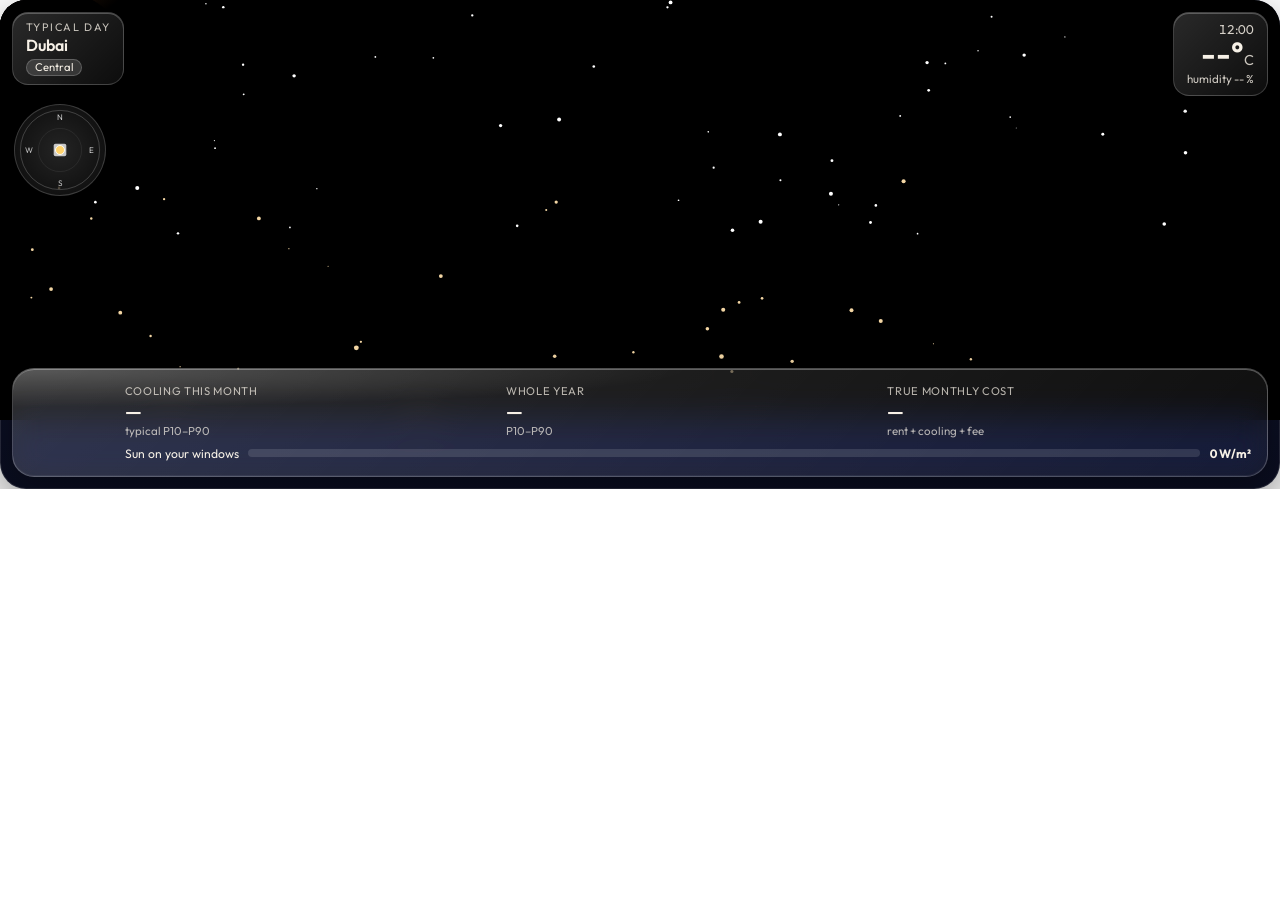
<file: app/components/climate_stage/index.html>
<!doctype html>
<html lang="en">
<head>
<meta charset="utf-8">
<meta name="viewport" content="width=device-width,initial-scale=1">
<title>CoolScore climate stage</title>
<link rel="preconnect" href="https://fonts.googleapis.com">
<link rel="stylesheet" href="https://fonts.googleapis.com/css2?family=Outfit:wght@300;400;500;600;700&display=swap">
<!--
  The live Dubai climate scene for CoolScore (a Streamlit component with no build step).

  Python sends the unit and a typical month of *measured* Dubai weather (hourly temperature,
  humidity, cloud, sun position and sun on each facade, 2023-25). The scene plays that day on a
  loop: the sun follows the real sun path, the sky warms with the real temperature, haze follows
  humidity and dust, clouds follow cloud cover, and the unit's windows glow when the sun is really
  on its facade. Each rerun only sends new values; the iframe persists, so everything tweens.
-->
<style>
  :root { --score: #c99400; --glass: rgba(255, 255, 255, .10); --line: rgba(255, 255, 255, .18); }
  * { box-sizing: border-box; margin: 0; padding: 0; }
  html, body { background: transparent; overflow: hidden; color: #f7f1e7;
    font-family: Outfit, "Segoe UI Variable", "Segoe UI", system-ui, -apple-system, sans-serif; }
  .stage { position: relative; border-radius: 26px; overflow: hidden; isolation: isolate;
    background: linear-gradient(180deg, #121733 0%, #0a0d1f 100%);
    box-shadow: 0 18px 50px rgba(0, 0, 0, .45), inset 0 0 0 1px rgba(255, 255, 255, .12); }
  .scene { display: block; width: 100%; height: clamp(250px, 56vw, 420px); }
  .chips { position: absolute; z-index: 3; top: 12px; left: 12px; right: 12px; display: flex; justify-content: space-between;
    align-items: flex-start; gap: 8px; pointer-events: none; }
  .chip { padding: .5rem .8rem; border-radius: 16px; line-height: 1.25; min-width: 0;
    background: linear-gradient(135deg, rgba(255, 255, 255, .16), rgba(255, 255, 255, .05));
    border: 1px solid var(--line); backdrop-filter: blur(14px) saturate(170%);
    -webkit-backdrop-filter: blur(14px) saturate(170%);
    box-shadow: 0 6px 24px rgba(0, 0, 0, .25), inset 0 1px 0 rgba(255, 255, 255, .25); }
  .chip.tl { max-width: 52%; }
  .chip.tr { text-align: right; max-width: 48%; }
  .place, .meta { overflow: hidden; text-overflow: ellipsis; white-space: nowrap; }
  .eyebrow { font-size: .68rem; letter-spacing: .14em; text-transform: uppercase; opacity: .78; }
  .place { font-weight: 600; font-size: 1rem; }
  .zone { display: inline-block; margin-top: .25rem; font-size: .7rem; padding: .05rem .5rem; border-radius: 999px;
    background: rgba(255, 255, 255, .14); border: 1px solid rgba(255, 255, 255, .2); }
  .clock { font-size: .8rem; opacity: .85; font-variant-numeric: tabular-nums; }
  .temp { font-size: 2rem; font-weight: 600; line-height: 1; font-variant-numeric: tabular-nums; }
  .temp small { font-size: .9rem; font-weight: 400; opacity: .8; }
  .meta { font-size: .72rem; opacity: .82; margin-top: .2rem; }
  .compass { position: absolute; z-index: 3; left: 14px; top: 104px; width: 92px; height: 92px; border-radius: 50%;
    background: radial-gradient(circle, rgba(255, 255, 255, .14), rgba(255, 255, 255, .04));
    border: 1px solid var(--line); backdrop-filter: blur(12px); -webkit-backdrop-filter: blur(12px); }
  .panel { position: relative; z-index: 4; margin: -52px 12px 12px; padding: .9rem 1rem; border-radius: 22px;
    display: grid; grid-template-columns: auto 1fr 1fr 1fr; gap: .4rem 1.1rem; align-items: center;
    background: linear-gradient(135deg, rgba(255, 255, 255, .17), rgba(255, 255, 255, .06));
    border: 1px solid rgba(255, 255, 255, .22); backdrop-filter: blur(18px) saturate(180%);
    -webkit-backdrop-filter: blur(18px) saturate(180%);
    box-shadow: 0 10px 34px rgba(0, 0, 0, .35), inset 0 1px 0 rgba(255, 255, 255, .3),
      inset 0 -1px 0 rgba(255, 255, 255, .06); }
  .panel::before { content: ""; position: absolute; inset: 0; border-radius: inherit; pointer-events: none;
    background: radial-gradient(120% 80% at 0% 0%, rgba(255, 255, 255, .22), transparent 45%); }
  .ring { width: 78px; height: 78px; grid-row: span 2; }
  .kpi .label { font-size: .7rem; letter-spacing: .06em; text-transform: uppercase; opacity: .72; }
  .kpi .value { font-size: 1.22rem; font-weight: 600; font-variant-numeric: tabular-nums; white-space: nowrap; }
  .kpi .sub { font-size: .72rem; opacity: .7; }
  .sunbar { grid-column: 2 / -1; display: flex; align-items: center; gap: .6rem; font-size: .76rem; }
  .sunbar .track { flex: 1; height: 8px; border-radius: 99px; background: rgba(255, 255, 255, .12); overflow: hidden; }
  .sunbar .fill { height: 100%; width: 0; border-radius: inherit;
    background: linear-gradient(90deg, #7cc4ff, #ffd36e 45%, #ff7a3d 80%, #ff4d3d); }
  .sunbar b { font-variant-numeric: tabular-nums; }
  .dots { position: absolute; z-index: 3; right: 16px; top: 104px; display: flex; flex-direction: column; gap: 4px; }
  .dots i { width: 6px; height: 6px; border-radius: 50%; background: rgba(255, 255, 255, .3); transition: all .5s; }
  .dots i.on { background: #ffd36e; box-shadow: 0 0 8px #ffd36e; transform: scale(1.4); }
  .empty { grid-column: 1 / -1; text-align: center; opacity: .85; padding: .4rem 0; }
  /* scene animations */
  .rays { animation: spin 60s linear infinite; transform-origin: 0 0; }
  .cloud { animation: drift linear infinite; }
  .dust circle { animation: dust linear infinite; }
  .wave { animation: wave 6s linear infinite; }
  .boat { animation: bob 5s ease-in-out infinite; transform-box: fill-box; transform-origin: center; }
  .twinkle { animation: twinkle 3.4s ease-in-out infinite; }
  .fade { transition: opacity .7s ease; }
  @keyframes spin { to { transform: rotate(360deg); } }
  @keyframes drift { from { transform: translateX(-420px); } to { transform: translateX(1420px); } }
  @keyframes dust { from { transform: translate(0, 0); } to { transform: translate(260px, -40px); } }
  @keyframes wave { to { stroke-dashoffset: -60; } }
  @keyframes bob { 0%, 100% { transform: translateY(0) rotate(-1deg); } 50% { transform: translateY(3px) rotate(1deg); } }
  @keyframes twinkle { 0%, 100% { opacity: .25; } 50% { opacity: 1; } }
  @media (max-width: 560px) {
    .panel { grid-template-columns: auto 1fr 1fr; margin-top: -40px; }
    .panel .kpi.year { display: none; }
    .temp { font-size: 1.5rem; } .chip { padding: .4rem .6rem; } .place { font-size: .9rem; }
    .meta { white-space: normal; font-size: .66rem; }
    .compass { width: 64px; height: 64px; top: 96px; }
    .kpi .value { font-size: 1.02rem; }
    .sunbar { flex-wrap: wrap; row-gap: .25rem; } .sunbar span { width: 100%; }
  }
  @media (max-width: 420px) { .compass { display: none; } .zone { display: none; } }
  @media (prefers-reduced-motion: reduce) {
    .rays, .cloud, .dust circle, .wave, .boat, .twinkle { animation: none !important; }
  }
</style>
</head>
<body>
<div class="stage" id="stage">
  <svg class="scene" id="scene" viewBox="0 0 1000 560" preserveAspectRatio="xMidYMid slice" aria-hidden="true">
    <defs>
      <linearGradient id="sky" x1="0" y1="0" x2="0" y2="1">
        <stop id="sky0" offset="0"/><stop id="sky1" offset=".58"/><stop id="sky2" offset="1"/>
      </linearGradient>
      <radialGradient id="sunGlow">
        <stop offset="0" stop-color="#fffbe8" stop-opacity="1"/>
        <stop offset=".18" stop-color="#fff2c4" stop-opacity=".9"/>
        <stop id="glowMid" offset=".45" stop-color="#ffb347" stop-opacity=".35"/>
        <stop offset="1" stop-color="#ff8a3d" stop-opacity="0"/>
      </radialGradient>
      <linearGradient id="haze" x1="0" y1="0" x2="0" y2="1">
        <stop offset="0" stop-color="#fff1d6" stop-opacity="0"/>
        <stop offset=".55" stop-color="#ffe2b5" stop-opacity=".25"/>
        <stop offset="1" stop-color="#ffd59a" stop-opacity=".85"/>
      </linearGradient>
      <linearGradient id="sea" x1="0" y1="0" x2="0" y2="1">
        <stop id="sea0" offset="0"/><stop id="sea1" offset="1"/>
      </linearGradient>
      <linearGradient id="sand1" x1="0" y1="0" x2="0" y2="1">
        <stop offset="0" stop-color="#e8bf83"/><stop offset="1" stop-color="#b9834d"/>
      </linearGradient>
      <linearGradient id="sand2" x1="0" y1="0" x2="0" y2="1">
        <stop offset="0" stop-color="#d6a76a"/><stop offset="1" stop-color="#9a6a3e"/>
      </linearGradient>
      <linearGradient id="glassFace" x1="0" y1="0" x2="1" y2="1">
        <stop offset="0" stop-color="#3a4b7a"/><stop offset=".5" stop-color="#1f2a4d"/><stop offset="1" stop-color="#151c38"/>
      </linearGradient>
      <filter id="shimmer" x="-5%" y="-5%" width="110%" height="110%">
        <feTurbulence type="fractalNoise" baseFrequency="0.012 0.09" numOctaves="1" seed="4" result="n">
          <animate attributeName="baseFrequency" dur="5s" values="0.012 0.09;0.016 0.12;0.012 0.09" repeatCount="indefinite"/>
        </feTurbulence>
        <feDisplacementMap id="shimmerMap" in="SourceGraphic" in2="n" scale="0" xChannelSelector="R" yChannelSelector="G"/>
      </filter>
      <filter id="glow" x="-50%" y="-200%" width="200%" height="500%"><feGaussianBlur stdDeviation="6"/></filter>
      <filter id="soft"><feGaussianBlur stdDeviation="1.4"/></filter>
    </defs>
    <rect width="1000" height="560" fill="url(#sky)"/>
    <g id="stars"></g>
    <g id="sunGroup"><circle r="150" fill="url(#sunGlow)" id="sunHalo"/><g class="rays" id="rays"></g>
      <circle r="26" fill="#fffaf0" id="sunCore"/></g>
    <g id="clouds"></g>
    <g id="far" filter="url(#shimmer)"></g>
    <rect id="hazeRect" width="1000" height="440" fill="url(#haze)" opacity="0"/>
    <g id="dust" class="dust"></g>
    <g id="mid"></g>
    <polygon id="beam" fill="#ffd27a" opacity="0" style="mix-blend-mode:screen"/>
    <g id="unit"></g>
    <g id="ground"></g>
    <g id="labels"></g>
  </svg>

  <div class="chips">
    <div class="chip tl"><div class="eyebrow" id="eyebrow">Typical day</div><div class="place" id="place">Dubai</div>
      <span class="zone" id="zone">Central</span></div>
    <div class="chip tr"><div class="clock" id="clock">12:00</div><div class="temp"><span id="tempNow">--</span>°<small>C</small></div>
      <div class="meta" id="metaNow">humidity -- %</div></div>
  </div>
  <div class="compass" id="compassBox" title="Plan view: north is up. Gold = the way your windows face; the dot is the sun.">
    <svg viewBox="-50 -50 100 100" width="100%" height="100%" id="compass">
      <circle r="44" fill="none" stroke="rgba(255,255,255,.22)" stroke-width="1"/>
      <circle r="24" fill="none" stroke="rgba(255,255,255,.08)" stroke-width="1"/>
      <g id="wedges"></g>
      <g font-size="9" fill="rgba(255,255,255,.75)" text-anchor="middle" font-family="Outfit, sans-serif">
        <text y="-33">N</text><text x="35" y="3">E</text><text y="40">S</text><text x="-35" y="3">W</text></g>
      <rect x="-7" y="-7" width="14" height="14" rx="2" fill="rgba(255,255,255,.75)"/>
      <circle id="sunDot" r="5" fill="#ffd36e" stroke="#fff" stroke-width="1"/>
    </svg>
  </div>
  <div class="dots" id="dots"></div>

  <div class="panel" id="panel">
    <svg class="ring" viewBox="-50 -50 100 100" id="ring"></svg>
    <div class="kpi"><div class="label" id="monthLabel">Cooling this month</div>
      <div class="value" id="monthValue">—</div><div class="sub" id="monthSub">typical P10–P90</div></div>
    <div class="kpi year"><div class="label">Whole year</div><div class="value" id="yearValue">—</div>
      <div class="sub" id="yearSub">P10–P90</div></div>
    <div class="kpi"><div class="label" id="trueLabel">True monthly cost</div><div class="value" id="trueValue">—</div>
      <div class="sub" id="trueSub">rent + cooling + fee</div></div>
    <div class="sunbar"><span id="sunLabel">Sun on your windows</span><div class="track"><div class="fill" id="sunFill"></div></div>
      <b id="sunValue">0 W/m²</b></div>
  </div>
</div>

<script>
"use strict";
const RM = window.matchMedia("(prefers-reduced-motion: reduce)").matches;
const NS = "http://www.w3.org/2000/svg";
const ORIENT = { N: 0, NE: 45, E: 90, SE: 135, S: 180, SW: 225, W: 270, NW: 315 };
const LETTERS = ["A", "B", "C", "D", "E"];
const MONTH_NAMES = ["January", "February", "March", "April", "May", "June", "July", "August", "September",
  "October", "November", "December"];
const ZONE_LABEL = { coastal: "Coastal · sea breeze", central: "Central · city core", inland: "Inland · desert edge" };
const GROUND_Y = 404, TOWER_H = 286, TOWER_X = 548, TOWER_W = 78;
const FIXED_HOUR = parseFloat(new URLSearchParams(location.search).get("hour"));   // for screenshots/tests
const $ = (id) => document.getElementById(id);

// ---------- Streamlit component protocol (what streamlit-component-lib does, without a build step) ----------
function send(type, data) { window.parent.postMessage(Object.assign({ isStreamlitMessage: true, type }, data || {}), "*"); }
function reportHeight() { send("streamlit:setFrameHeight", { height: Math.ceil($("stage").getBoundingClientRect().height) + 2 }); }
window.addEventListener("message", (e) => { if (e.data && e.data.type === "streamlit:render") onRender(e.data.args || {}); });
new ResizeObserver(reportHeight).observe(document.body);

// ---------- small helpers ----------
function el(tag, attrs, parent) {
  const n = document.createElementNS(NS, tag);
  for (const k in attrs) n.setAttribute(k, attrs[k]);
  if (parent) parent.appendChild(n);
  return n;
}
function rng(seed) { return () => { seed |= 0; seed = seed + 0x6D2B79F5 | 0; let t = Math.imul(seed ^ seed >>> 15, 1 | seed);
  t = t + Math.imul(t ^ t >>> 7, 61 | t) ^ t; return ((t ^ t >>> 14) >>> 0) / 4294967296; }; }
const clamp = (x, a = 0, b = 1) => Math.min(b, Math.max(a, x));
const lerp = (a, b, t) => a + (b - a) * t;
const ease = (t) => 1 - Math.pow(1 - t, 3);
function hex(c) { const n = parseInt(c.slice(1), 16); return [n >> 16 & 255, n >> 8 & 255, n & 255]; }
function mix(c1, c2, t) { const a = hex(c1), b = hex(c2);
  return "#" + a.map((v, i) => Math.round(lerp(v, b[i], clamp(t))).toString(16).padStart(2, "0")).join(""); }
function mix3(c1, c2, c3, t) { return t < .5 ? mix(c1, c2, t * 2) : mix(c2, c3, (t - .5) * 2); }
const aed = (x) => "AED " + Math.round(x).toLocaleString("en-US");
function angLerp(a, b, t) { let d = ((b - a + 540) % 360) - 180; return (a + d * t + 360) % 360; }

// ---------- state ----------
let args = null, monthFrom = null, monthTo = null, blendT0 = 0, tourMonth = 0;
let hour = 14.5, lastFrame = performance.now(), sceneKey = "", unitKey = "", lastSite = null, lastDaylight = 1;
const shown = {};                    // tweened numbers on the panel
const tw = { band: 0, n1: 0, n2: 0, facing: [270] };   // tweened geometry

function blendMonths(a, b, k) {
  if (!a || k >= 1) return b;
  const out = { month: b.month, hourly: { facade: {} } };
  for (const f of ["tmax", "tmin", "rh", "cloud", "haze", "wind", "dewpoint"]) out[f] = lerp(a[f], b[f], k);
  for (const f of ["temp", "rh", "cloud", "elev"]) out.hourly[f] = a.hourly[f].map((v, i) => lerp(v, b.hourly[f][i], k));
  out.hourly.az = a.hourly.az.map((v, i) => angLerp(v, b.hourly.az[i], k));
  for (const o in b.hourly.facade) out.hourly.facade[o] = a.hourly.facade[o].map((v, i) => lerp(v, b.hourly.facade[o][i], k));
  return out;
}
function currentMonth(now) { return blendMonths(monthFrom, monthTo, ease(clamp((now - blendT0) / 1200))); }
function at(arr, h, angle) {        // value at fractional hour (hour h = mean of the hour ending at h)
  const i = Math.floor(h) % 24, j = (i + 1) % 24, f = h - Math.floor(h);
  return angle ? angLerp(arr[i], arr[j], f) : lerp(arr[i], arr[j], f);
}
function setMonth(m) {
  const now = performance.now();
  monthFrom = monthTo ? currentMonth(now) : null;
  monthTo = m; blendT0 = now;
}

// ---------- scene construction ----------
function buildSky() {
  const r = rng(7), stars = $("stars");
  for (let i = 0; i < 70; i++) el("circle", { cx: r() * 1000, cy: r() * 300, r: r() * 1.3 + .3, fill: "#fff",
    class: i % 3 ? "" : "twinkle", style: `animation-delay:${-r() * 4}s` }, stars);
  const rays = $("rays");
  for (let i = 0; i < 16; i++) { const a = i * Math.PI / 8;
    el("line", { x1: Math.cos(a) * 38, y1: Math.sin(a) * 38, x2: Math.cos(a) * (i % 2 ? 62 : 78), y2: Math.sin(a) * (i % 2 ? 62 : 78),
      stroke: "#ffe7a8", "stroke-width": i % 2 ? 2 : 3, "stroke-linecap": "round", opacity: .55 }, rays); }
  const clouds = $("clouds");
  for (let i = 0; i < 6; i++) {
    const g = el("g", { class: "cloud", style: `animation-duration:${90 + r() * 80}s;animation-delay:${-r() * 160}s` }, clouds);
    const y = 50 + r() * 170, s = .6 + r() * .8;
    for (let j = 0; j < 5; j++) el("ellipse", { cx: (j - 2) * 34 * s, cy: y - Math.sin(j / 4 * Math.PI) * 18 * s,
      rx: (36 + r() * 18) * s, ry: (18 + r() * 9) * s, class: "puff" }, g);
  }
  const dust = $("dust");
  for (let i = 0; i < 46; i++) el("circle", { cx: r() * 1000 - 200, cy: 250 + r() * 200, r: r() * 1.6 + .4, fill: "#f3d6a4",
    style: `animation-duration:${9 + r() * 10}s;animation-delay:${-r() * 18}s` }, dust);
}

function tower(g, x, w, h, r, fillVar, cap) {
  const top = GROUND_Y - h;
  el("rect", { x, y: top, width: w, height: h, style: `fill:var(${fillVar})` }, g);
  if (cap === 1) el("polygon", { points: `${x},${top} ${x + w / 2},${top - h * .12} ${x + w},${top}`, style: `fill:var(${fillVar})` }, g);
  if (cap === 2) el("rect", { x: x + w / 2 - 1.5, y: top - h * .18, width: 3, height: h * .18, style: `fill:var(${fillVar})` }, g);
  if (cap === 3) el("polygon", { points: `${x},${top} ${x + w},${top - h * .08} ${x + w},${top}`, style: `fill:var(${fillVar})` }, g);
  return top;
}

function buildCity(zone) {
  const far = $("far"), mid = $("mid"), ground = $("ground");
  for (const g of [far, mid, ground]) g.replaceChildren();
  const r = rng(zone === "coastal" ? 11 : zone === "central" ? 23 : 37);
  const density = zone === "inland" ? .45 : zone === "central" ? 1.1 : .85;
  const hScale = zone === "inland" ? .55 : 1;
  let x = -10;
  const lights = el("g", { id: "lights" });
  while (x < 1010) {                                     // far skyline: generic, fictional towers
    const w = 18 + r() * 30, h = (90 + r() * 170) * hScale;
    if (r() < density) {
      const top = tower(far, x, w, h, r, "--far", Math.floor(r() * 4));
      for (let k = 0; k < h / 14; k++) if (r() < .35) el("rect", { x: x + 3 + r() * (w - 8), y: top + 6 + k * 14, width: 3, height: 2,
        fill: "#ffd98a", class: r() < .2 ? "twinkle" : "", style: `animation-delay:${-r() * 3}s` }, lights);
    }
    x += w + 2 + r() * 14;
  }
  far.appendChild(lights);                               // lit windows sit in front of their towers
  x = -20;
  while (x < 1020) {                                     // mid layer, leaving room around the unit's tower
    const w = 34 + r() * 40, h = (140 + r() * 150) * hScale;
    if ((x + w < TOWER_X - 110 || x > TOWER_X + TOWER_W + 110) && r() < density * .8) tower(mid, x, w, h, r, "--mid", Math.floor(r() * 4));
    x += w + 10 + r() * 40;
  }
  if (zone === "coastal") {                              // the Gulf: water, waves, sun glitter, boats, palms
    el("rect", { x: 0, y: GROUND_Y, width: 1000, height: 160, fill: "url(#sea)" }, ground);
    for (let i = 0; i < 7; i++) el("path", { d: `M0 ${GROUND_Y + 14 + i * 16} Q 250 ${GROUND_Y + 10 + i * 16} 500 ${GROUND_Y + 14 + i * 16} T 1000 ${GROUND_Y + 14 + i * 16}`,
      fill: "none", stroke: "rgba(255,255,255,.22)", "stroke-width": 1.2, "stroke-dasharray": "18 42", class: "wave",
      style: `animation-duration:${5 + i}s` }, ground);
    el("g", { id: "glitter" }, ground);
    for (const [bx, by, s] of [[180, 470, 1], [820, 492, .8]]) {
      const b = el("g", { class: "boat", transform: `translate(${bx} ${by}) scale(${s})` }, ground);
      el("path", { d: "M-26 0 L26 0 L18 9 L-18 9 Z", fill: "#e9e4da" }, b);
      el("path", { d: "M-2 -2 L-2 -34 L20 -4 Z", fill: "#f7f3ea" }, b);
    }
    el("rect", { x: 0, y: GROUND_Y - 6, width: 1000, height: 8, fill: "#c9a46b", opacity: .55 }, ground);
  } else if (zone === "central") {                       // canal and promenade
    el("rect", { x: 0, y: GROUND_Y, width: 1000, height: 160, fill: "#0e1328" }, ground);
    el("rect", { x: 0, y: GROUND_Y + 40, width: 1000, height: 34, fill: "url(#sea)" }, ground);
    for (let i = 0; i < 3; i++) el("path", { d: `M0 ${GROUND_Y + 50 + i * 9} Q 250 ${GROUND_Y + 47 + i * 9} 500 ${GROUND_Y + 50 + i * 9} T 1000 ${GROUND_Y + 50 + i * 9}`,
      fill: "none", stroke: "rgba(255,255,255,.2)", "stroke-width": 1, "stroke-dasharray": "14 36", class: "wave" }, ground);
    el("g", { id: "glitter" }, ground);
    el("rect", { x: 0, y: GROUND_Y, width: 1000, height: 6, fill: "#2b3150" }, ground);
    for (let i = 0; i < 26; i++) el("circle", { cx: 20 + i * 39, cy: GROUND_Y + 24, r: 1.6, fill: "#ffd98a", class: "twinkle lamp",
      style: `animation-delay:${-i * .3}s` }, ground);
  } else {                                               // inland: dunes and low-rise
    el("path", { d: `M0 ${GROUND_Y + 10} C 180 ${GROUND_Y - 25} 320 ${GROUND_Y + 25} 520 ${GROUND_Y} S 860 ${GROUND_Y - 30} 1000 ${GROUND_Y + 5} L1000 560 L0 560Z`, fill: "url(#sand1)" }, ground);
    el("path", { d: `M0 ${GROUND_Y + 60} C 220 ${GROUND_Y + 25} 420 ${GROUND_Y + 80} 640 ${GROUND_Y + 50} S 900 ${GROUND_Y + 30} 1000 ${GROUND_Y + 55} L1000 560 L0 560Z`, fill: "url(#sand2)" }, ground);
    el("path", { d: `M0 ${GROUND_Y + 60} C 220 ${GROUND_Y + 25} 420 ${GROUND_Y + 80} 640 ${GROUND_Y + 50}`, fill: "none", stroke: "rgba(255,240,210,.35)", "stroke-width": 1.5 }, ground);
  }
  const palms = zone === "inland" ? [[90, 1.05], [930, .9]] : [[60, 1], [410, .85], [905, 1.1]];
  for (const [px, s] of palms) {                         // palm silhouettes
    const p = el("g", { transform: `translate(${px} ${GROUND_Y + (zone === "inland" ? 18 : 2)}) scale(${s})` }, ground);
    el("path", { d: "M-2 0 C 0 -22 -4 -44 2 -66 L6 -66 C 2 -44 6 -22 4 0 Z", fill: "#0b0f1f" }, p);
    for (const [dx, dy, cx, cy] of [[-34, -50, -16, -80], [36, -48, 18, -82], [-30, -66, -12, -86], [32, -64, 14, -88],
      [-12, -44, -8, -76], [14, -42, 10, -78], [2, -90, 4, -84]])
      el("path", { d: `M4 -68 Q ${cx} ${cy} ${dx} ${dy}`, fill: "none", stroke: "#0b0f1f", "stroke-width": 5, "stroke-linecap": "round" }, p);
  }
}

function buildUnit(u) {
  const g = $("unit"); g.replaceChildren(); $("labels").replaceChildren();
  const n = Math.max(1, u.total_floors), rowH = TOWER_H / n;
  const glassFrac = { low: .38, medium: .58, high: .76, floor_to_ceiling: .92 }[u.glass] || .58;
  el("rect", { id: "nb1", x: TOWER_X - 92, width: 70, y: GROUND_Y, height: 0, style: "fill:var(--mid)" }, g);
  el("rect", { id: "nb2", x: TOWER_X + TOWER_W + 18, width: 64, y: GROUND_Y, height: 0, style: "fill:var(--mid)" }, g);
  el("rect", { x: TOWER_X, y: GROUND_Y - TOWER_H, width: TOWER_W, height: TOWER_H, fill: "url(#glassFace)",
    stroke: "rgba(255,255,255,.22)", "stroke-width": 1 }, g);
  el("polygon", { points: `${TOWER_X},${GROUND_Y - TOWER_H} ${TOWER_X + TOWER_W},${GROUND_Y - TOWER_H - 22} ${TOWER_X + TOWER_W},${GROUND_Y - TOWER_H}`,
    fill: "#2a3762" }, g);
  const win = el("g", { opacity: .9 }, g), step = Math.max(rowH, 3.2);
  for (let y = GROUND_Y - TOWER_H + 2; y < GROUND_Y - 2; y += step)
    for (let c = 0; c < 5; c++) {
      const cw = (TOWER_W - 8) / 5;
      el("rect", { x: TOWER_X + 4 + c * cw + cw * (1 - glassFrac) / 2, y, width: cw * glassFrac, height: Math.max(step - 1.4, 1.6),
        fill: "rgba(160,200,255,.16)", class: "win" }, win);
    }
  el("rect", { id: "bandGlow", x: TOWER_X - 6, width: TOWER_W + 12, height: 18, fill: "#ffb347", opacity: 0, filter: "url(#glow)" }, g);
  el("rect", { id: "band", x: TOWER_X + 1, width: TOWER_W - 2, height: Math.max(rowH, 5), fill: "#9fd8ff", rx: 1 }, g);
  const depth = { none: 0, small: 4, deep: 8 }[u.balcony] || 0;
  if (depth) el("rect", { id: "ledge", x: TOWER_X - depth, width: TOWER_W + depth * 2, height: depth / 3 + 1.5, fill: "#cfd6e6" }, g);
  const pin = el("g", { id: "pin" }, $("labels"));
  el("line", { x1: TOWER_X + TOWER_W + 4, x2: TOWER_X + TOWER_W + 120, y1: 0, y2: 0, stroke: "rgba(255,255,255,.7)", "stroke-width": 1 }, pin);
  el("circle", { cx: TOWER_X + TOWER_W + 4, cy: 0, r: 3, fill: "#fff" }, pin);
  el("rect", { x: TOWER_X + TOWER_W + 120, y: -15, width: 170, height: 30, rx: 15, fill: "rgba(12,16,36,.62)",
    stroke: "rgba(255,255,255,.35)" }, pin);
  const t = el("text", { x: TOWER_X + TOWER_W + 205, y: 5, "text-anchor": "middle", "font-size": 14, fill: "#fff",
    "font-family": "Outfit, sans-serif" }, pin);
  t.textContent = `Your flat · floor ${u.floor} · ${u.facing.join("+")}`;
}

function buildWedges(facings) {
  const g = $("wedges"); g.replaceChildren();
  for (let i = 0; i < facings.length; i++) {
    const p = el("path", { d: "M0 0 L-15.6 -40.4 A 44 44 0 0 1 15.6 -40.4 Z", fill: "#ffd36e", opacity: .5, class: "wedge" }, g);
    p.dataset.i = i;
  }
}

function buildRing(letter, colors) {
  const g = $("ring"); g.replaceChildren();
  LETTERS.forEach((L, i) => {
    const a0 = (-90 + i * 72 + 4) * Math.PI / 180, a1 = (-90 + (i + 1) * 72 - 4) * Math.PI / 180, R = 40;
    el("path", { d: `M ${R * Math.cos(a0)} ${R * Math.sin(a0)} A ${R} ${R} 0 0 1 ${R * Math.cos(a1)} ${R * Math.sin(a1)}`,
      fill: "none", stroke: colors[L], "stroke-width": L === letter ? 9 : 5, "stroke-linecap": "round",
      opacity: L === letter ? 1 : .35, style: "transition:all .6s" }, g);
  });
  const c = el("text", { y: 12, "text-anchor": "middle", "font-size": 36, "font-weight": 700, fill: colors[letter] || "#fff",
    "font-family": "Outfit, sans-serif" }, g);
  c.textContent = letter;
  const s = el("text", { y: 27, "text-anchor": "middle", "font-size": 8.5, fill: "rgba(255,255,255,.75)", "letter-spacing": 1.2,
    "font-family": "Outfit, sans-serif" }, g);
  s.textContent = "COOLSCORE";
}

// ---------- per-render ----------
function tweenText(id, value, fmt) {
  const node = $(id), from = shown[id] ?? value, t0 = performance.now();
  shown[id] = value;
  if (RM || from === value) { node.textContent = fmt(value); return; }
  (function step(now) {
    const k = ease(clamp((now - t0) / 650));
    node.textContent = fmt(Array.isArray(value) ? value.map((v, i) => lerp(from[i], v, k)) : lerp(from, value, k));
    if (k < 1) requestAnimationFrame(step);
  })(t0);
}

function onRender(a) {
  args = a;
  const zone = a.zone || "central";
  if (zone !== sceneKey) { sceneKey = zone; buildCity(zone); }
  const u = a.unit || {};
  const uk = JSON.stringify([u.total_floors, u.glass, u.balcony, u.floor, (u.facing || []).join("+")]);
  if (uk !== unitKey) { unitKey = uk; buildUnit(u); buildWedges(u.facing || ["S"]); }
  tw.facingTarget = (u.facing || ["S"]).map((f) => ORIENT[f] ?? 180);
  tw.bandTarget = GROUND_Y - (clamp((u.floor - .5) / Math.max(u.total_floors, 1)) * TOWER_H);
  const nbH = { open: [0, 0], partial: [.5, .42], heavy: [.88, .8] }[u.obstruction] || [.5, .42];
  tw.n1Target = nbH[0] * TOWER_H; tw.n2Target = nbH[1] * TOWER_H;

  $("place").textContent = a.community || "Dubai";
  $("zone").textContent = ZONE_LABEL[zone] || zone;
  const months = a.months || [];
  if (a.mode === "tour") {
    if (!monthTo) { tourMonth = a.month || 0; setMonth(months[tourMonth]); hour = 13; }   // open on a hot afternoon
    const dots = $("dots");
    if (dots.children.length !== 12) { dots.replaceChildren(); for (let i = 0; i < 12; i++) dots.appendChild(document.createElement("i")); }
  } else if (months[a.month] && (!monthTo || monthTo.month !== months[a.month].month || a.site !== lastSite)) {
    setMonth(months[a.month]);
  }
  lastSite = a.site;
  renderPanel();
  reportHeight();
}

function renderPanel() {
  const a = args, r = a.result, mIdx = a.mode === "tour" ? tourMonth : a.month;
  const mName = MONTH_NAMES[mIdx] || "";
  $("eyebrow").textContent = `Typical ${mName} day`;
  $("dots").querySelectorAll("i").forEach((d, i) => d.classList.toggle("on", i === mIdx));
  if (!r) {
    $("ring").replaceChildren();
    for (const id of ["monthValue", "yearValue", "trueValue"]) $(id).textContent = "—";
    $("monthSub").textContent = a.message || "Fill in the unit to see its cooling cost";
    return;
  }
  buildRing(r.score, r.colors);
  $("monthLabel").textContent = `Cooling in ${mName.slice(0, 3)} · ${r.payer_short}`;
  const [lo, p50, hi] = r.month_ranges[mIdx];
  tweenText("monthValue", [lo, hi], (v) => `${aed(v[0])}–${Math.round(v[1]).toLocaleString("en-US")}`);
  $("monthSub").textContent = `typical ${aed(p50)} · P10–P90 · simulated`;
  tweenText("yearValue", [r.annual[0], r.annual[2]], (v) => `${aed(v[0])}–${Math.round(v[1]).toLocaleString("en-US")}`);
  $("yearSub").textContent = `typical ${aed(r.annual[1])} · P10–P90`;
  if (r.true_cost) {
    $("trueLabel").textContent = "True monthly cost";
    tweenText("trueValue", r.true_cost, (v) => aed(v));
    $("trueSub").textContent = "rent + cooling + housing fee";
  } else {
    $("trueLabel").textContent = "True monthly cost"; $("trueValue").textContent = "Add rent"; shown.trueValue = undefined;
    $("trueSub").textContent = "to compare homes by real cost";
  }
}

// ---------- animation loop ----------
function frame(now) {
  requestAnimationFrame(frame);
  if (!args || !monthTo) return;
  const dt = Math.min(now - lastFrame, 100); lastFrame = now;
  const prevHour = hour;
  // daylight hours play slowly (that is where the sun meets the windows); nights pass quickly
  const speed = args.mode === "tour" ? (lastDaylight > .3 ? 1.0 : 3.4) : (lastDaylight > .3 ? .8 : 2.8);
  if (!isNaN(FIXED_HOUR)) hour = FIXED_HOUR; else if (RM) hour = 16; else hour = (hour + dt / 1000 * speed) % 24;
  if (args.mode === "tour" && hour < prevHour) {          // a new day: the tour moves on a month
    tourMonth = (tourMonth + 1) % 12; setMonth(args.months[tourMonth]); renderPanel();
  }
  const m = currentMonth(now), H = m.hourly;
  const elev = at(H.elev, hour), az = at(H.az, hour, true), temp = at(H.temp, hour), rh = at(H.rh, hour), cloud = at(H.cloud, hour);
  const heat = clamp((m.tmax - 22) / 21), day = clamp((elev + 6) / 18), dusk = clamp(1 - Math.abs(elev - 2) / 10) * (elev > -8 ? 1 : 0);
  const night = 1 - day;
  lastDaylight = day;

  // sky: night → dusk → day, warmed and washed out by heat
  const dayTop = mix("#2f6fd6", "#5b8fd0", heat), dayMid = mix("#73aef0", "#f0c98a", heat), dayHor = mix("#cfe7ff", "#ffe6b8", heat);
  const top = mix(mix("#060a1c", "#1d2252", dusk), dayTop, day);
  const midc = mix(mix("#0c1236", "#7b3f72", dusk), dayMid, day);
  const hor = mix(mix("#1b2050", "#ff9455", dusk), dayHor, day);
  $("sky0").setAttribute("stop-color", top); $("sky1").setAttribute("stop-color", midc); $("sky2").setAttribute("stop-color", hor);
  $("stars").setAttribute("opacity", (night * night * .9).toFixed(3));

  // sun: real azimuth/elevation (viewed from the south: east on the right, west on the left)
  const sx = 500 + (az - 180) * -3.2, sy = GROUND_Y - 10 - (elev / 90) * 370;
  const sunUp = clamp((elev + 3) / 6);
  $("sunGroup").setAttribute("transform", `translate(${sx.toFixed(1)} ${sy.toFixed(1)})`);
  $("sunGroup").setAttribute("opacity", sunUp.toFixed(3));
  $("sunHalo").setAttribute("r", (110 + heat * 90).toFixed(0));
  $("glowMid").setAttribute("stop-color", mix("#ffd98a", "#ff7a2e", heat));
  $("sunCore").setAttribute("r", (22 + heat * 8).toFixed(1));
  $("sunCore").setAttribute("fill", mix(mix("#ff9a4c", "#fffaf0", clamp(elev / 15)), "#fffdf5", heat * .5));
  $("rays").setAttribute("opacity", (heat * sunUp).toFixed(3));

  // clouds follow measured cloud cover; tinted by light
  $("clouds").setAttribute("opacity", (clamp(cloud / 55) * (.25 + .75 * clamp(day + dusk))).toFixed(3));
  $("clouds").style.fill = mix(mix("#2a2f5c", "#ffb08a", dusk), "#ffffff", day);

  // humidity + dust haze, heat shimmer, dust motes
  $("hazeRect").setAttribute("opacity", (clamp((m.haze - .22) * 2.6 + (rh - 35) / 90) * (.25 + .75 * day) * (.4 + .6 * heat)).toFixed(3));
  const shim = RM ? 0 : 3.5 * heat * heat * day;
  $("shimmerMap").setAttribute("scale", shim.toFixed(2));
  if (shim > .3) $("far").setAttribute("filter", "url(#shimmer)"); else $("far").removeAttribute("filter");
  $("dust").setAttribute("opacity", (heat * day * clamp(m.haze * 1.6) * .7).toFixed(3));

  // buildings: atmospheric colour, lit windows at night
  const svg = $("scene");
  svg.style.setProperty("--far", mix(mix("#0d1130", "#3a2a4a", dusk), mix(hor, "#4b5675", .55), day));
  svg.style.setProperty("--mid", mix("#080b1f", mix(hor, "#1c2342", .84), day));
  const lights = $("lights"); if (lights) lights.setAttribute("opacity", (night * .95).toFixed(3));
  document.querySelectorAll(".lamp").forEach((l) => l.setAttribute("opacity", (night * .9 + .05).toFixed(2)));
  $("sea0") && $("sea0").setAttribute("stop-color", mix("#0a1a3a", mix(hor, "#2a6fb0", .55), day));
  $("sea1") && $("sea1").setAttribute("stop-color", mix("#040a1c", "#0f3d6e", day));

  // the unit: tween geometry, then colour the window band by sun on its facade(s)
  const k = RM ? 1 : .12;
  tw.band = tw.band ? lerp(tw.band, tw.bandTarget, k) : tw.bandTarget;
  tw.n1 = lerp(tw.n1, tw.n1Target, k); tw.n2 = lerp(tw.n2, tw.n2Target, k);
  if (!tw.facing || tw.facing.length !== tw.facingTarget.length) tw.facing = tw.facingTarget.slice();
  tw.facing = tw.facing.map((f, i) => angLerp(f, tw.facingTarget[i], k));
  const u = args.unit || {}, facings = u.facing || ["S"];
  let irr = 0;
  for (const f of facings) irr = Math.max(irr, at(H.facade[f] || H.facade.S, hour));
  const shade = { none: 1, small: .85, deep: .68 }[u.balcony] || 1;
  const glow = clamp(irr / 650) * shade;
  const bandH = Math.max(TOWER_H / Math.max(u.total_floors || 30, 1), 5);
  const band = $("band"), bg = $("bandGlow"), ledge = $("ledge"), pin = $("pin");
  if (band) {
    band.setAttribute("y", (tw.band - bandH).toFixed(1));
    band.setAttribute("fill", glow > .04 ? mix3("#bfe6ff", "#ffc35a", "#ff4d3d", glow) : (night > .6 ? "#ffd98a" : "#bfe6ff"));
    bg.setAttribute("y", (tw.band - bandH - 6).toFixed(1)); bg.setAttribute("opacity", (glow * .95 + night * .25).toFixed(3));
    bg.setAttribute("fill", glow > .04 ? mix("#ffc35a", "#ff5a3d", glow) : "#ffd98a");
    if (ledge) ledge.setAttribute("y", (tw.band + .5).toFixed(1));
    pin.setAttribute("transform", `translate(0 ${(tw.band - bandH / 2).toFixed(1)})`);
    $("nb1").setAttribute("y", (GROUND_Y - tw.n1).toFixed(1)); $("nb1").setAttribute("height", tw.n1.toFixed(1));
    $("nb2").setAttribute("y", (GROUND_Y - tw.n2).toFixed(1)); $("nb2").setAttribute("height", tw.n2.toFixed(1));
  }
  // sun beam onto the windows when the sun is really on the facade
  const beam = $("beam");
  const bx = facings.some((f) => ORIENT[f] > 180 && ORIENT[f] < 360) ? TOWER_X : TOWER_X + TOWER_W;
  beam.setAttribute("points", `${sx.toFixed(0)},${sy.toFixed(0)} ${bx},${(tw.band - bandH - 10).toFixed(0)} ${bx},${(tw.band + 10).toFixed(0)}`);
  beam.setAttribute("opacity", (clamp((irr - 180) / 520) * sunUp * .32 * shade).toFixed(3));

  // glitter on water under the sun
  const glit = $("glitter");
  if (glit) {
    if (!glit.childElementCount) for (let i = 0; i < 14; i++) el("rect", { width: 14 + i % 3 * 8, height: 1.6, rx: 1, fill: "#fff7dc", class: "twinkle",
      style: `animation-delay:${-i * .27}s` }, glit);
    [...glit.children].forEach((c, i) => { c.setAttribute("x", (sx - 10 + Math.sin(i * 2.3) * (14 + i * 3)).toFixed(0));
      c.setAttribute("y", (GROUND_Y + 8 + i * 8).toFixed(0)); });
    glit.setAttribute("opacity", (sunUp * clamp(elev / 25) * .8).toFixed(3));
  }

  // compass: facade wedges (gold, brighter in sun) and the sun's direction (dot moves inward as it climbs)
  document.querySelectorAll(".wedge").forEach((w) => {
    const i = +w.dataset.i, f = facings[i];
    const fi = at(H.facade[f] || H.facade.S, hour) * shade;
    w.setAttribute("transform", `rotate(${tw.facing[i].toFixed(1)})`);
    w.setAttribute("opacity", (.28 + .6 * clamp(fi / 600)).toFixed(3));
    w.setAttribute("fill", mix("#ffd36e", "#ff5a3d", clamp(fi / 650)));
  });
  const rr = 44 * clamp(1 - Math.max(elev, 0) / 90), ar = (az - 90) * Math.PI / 180;
  const dot = $("sunDot");
  dot.setAttribute("cx", (Math.cos(ar) * rr).toFixed(1)); dot.setAttribute("cy", (Math.sin(ar) * rr).toFixed(1));
  dot.setAttribute("opacity", sunUp.toFixed(2));

  // readouts (text changes ~10x a second at most)
  if (!frame.t || now - frame.t > 100) {
    frame.t = now;
    const hh = Math.floor(hour), mm = Math.floor((hour - hh) * 60 / 15) * 15;
    const sky = elev <= 0 ? "night" : elev < 10 ? (hour < 12 ? "sunrise" : "sunset") : cloud > 45 ? "cloudy"
      : heat > .6 && elev > 25 ? "blazing sun" : "sunny";
    $("clock").textContent = `${String(hh).padStart(2, "0")}:${String(mm).padStart(2, "0")} · ${sky}`;
    $("tempNow").textContent = Math.round(temp);
    const sp = u.setpoint || 24;
    const gap = Math.round(temp - sp);
    $("metaNow").textContent = `humidity ${Math.round(rh)}% · ` + (gap > 1 ? `AC fights +${gap}° to hold ${sp}°` : `AC barely needed at ${sp}°`);
    $("sunLabel").textContent = `Sun on your ${facings.join("+")} windows`;
    $("sunFill").style.width = `${(clamp(irr / 700) * 100).toFixed(1)}%`;
    $("sunValue").textContent = `${Math.round(irr)} W/m²`;
  }
}

buildSky();
send("streamlit:componentReady", { apiVersion: 1 });
requestAnimationFrame(frame);
</script>
</body>
</html>
</file>
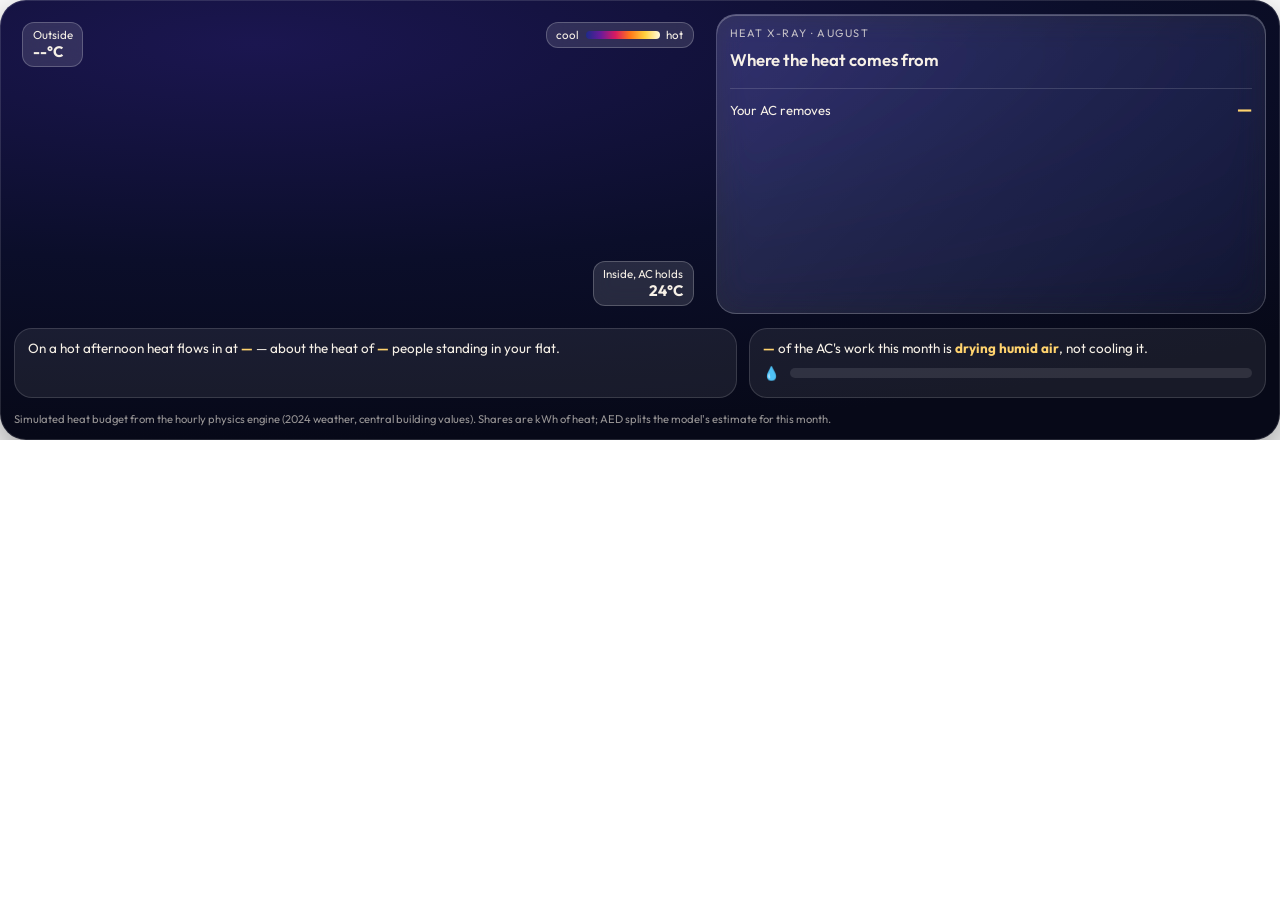
<file: app/components/heat_xray/index.html>
<!doctype html>
<html lang="en">
<head>
<meta charset="utf-8">
<meta name="viewport" content="width=device-width,initial-scale=1">
<title>CoolScore heat X-ray</title>
<link rel="preconnect" href="https://fonts.googleapis.com">
<link rel="stylesheet" href="https://fonts.googleapis.com/css2?family=Outfit:wght@300;400;500;600;700&display=swap">
<!--
  Heat X-ray: a thermal-camera cutaway of the flat for one month, drawn from the physics engine's
  heat budget (coolscore.physics.breakdown). Every particle stream, glow and bar is sized by the
  simulated kWh of heat from that source; the AED split comes from the model's monthly estimate.
  Streamlit component without a build step: the iframe persists across reruns, so values tween.
-->
<style>
  * { box-sizing: border-box; margin: 0; padding: 0; }
  html, body { background: transparent; overflow: hidden; color: #f7f1e7;
    font-family: Outfit, "Segoe UI Variable", "Segoe UI", system-ui, sans-serif; }
  .wrap { position: relative; display: grid; grid-template-columns: minmax(0, 1.25fr) minmax(0, 1fr); gap: 14px;
    padding: 14px; border-radius: 26px; overflow: hidden;
    background: radial-gradient(120% 90% at 20% 10%, #1b1650 0%, #0b0e2a 55%, #070918 100%);
    box-shadow: 0 18px 50px rgba(0,0,0,.45), inset 0 0 0 1px rgba(255,255,255,.12); }
  .room { position: relative; min-height: 300px; }
  .room svg, .room canvas { position: absolute; inset: 0; width: 100%; height: 100%; }
  .tag { position: absolute; z-index: 3; font-size: .72rem; padding: .3rem .6rem; border-radius: 12px; line-height: 1.25;
    background: rgba(255,255,255,.12); border: 1px solid rgba(255,255,255,.22); backdrop-filter: blur(10px);
    -webkit-backdrop-filter: blur(10px); }
  .tag b { font-size: .95rem; }
  .tag.out { left: 8px; top: 8px; } .tag.in { right: 8px; bottom: 8px; text-align: right; }
  .tag.cam { right: 8px; top: 8px; display: flex; align-items: center; gap: .4rem; }
  .tag.cam i { display: block; width: 74px; height: 8px; border-radius: 9px;
    background: linear-gradient(90deg, #1d2a8a, #6a1b9a, #d81b60, #ff7a1a, #ffd23f, #fffbe0); }
  .side { display: flex; flex-direction: column; gap: .55rem; padding: .7rem .8rem; border-radius: 20px;
    background: linear-gradient(135deg, rgba(255,255,255,.14), rgba(255,255,255,.05));
    border: 1px solid rgba(255,255,255,.2); backdrop-filter: blur(16px) saturate(170%);
    -webkit-backdrop-filter: blur(16px) saturate(170%); box-shadow: inset 0 1px 0 rgba(255,255,255,.25); }
  .eyebrow { font-size: .68rem; letter-spacing: .14em; text-transform: uppercase; opacity: .75; }
  .headline { font-size: 1.05rem; font-weight: 600; line-height: 1.3; }
  .headline em { font-style: normal; color: #ffc35a; }
  .row { display: grid; grid-template-columns: 22px 1fr auto; gap: .15rem .5rem; align-items: center; }
  .row .ic { font-size: 1rem; text-align: center; }
  .row .nm { font-size: .82rem; opacity: .92; }
  .row .vl { font-size: .82rem; font-weight: 600; font-variant-numeric: tabular-nums; white-space: nowrap; }
  .row .bar { grid-column: 2 / -1; height: 9px; border-radius: 99px; background: rgba(255,255,255,.08); overflow: hidden; }
  .row .bar i { display: block; height: 100%; width: 0; border-radius: inherit; transition: width .9s cubic-bezier(.2,.8,.2,1); }
  .row .sub { grid-column: 2 / -1; font-size: .7rem; opacity: .65; margin-top: -.1rem; }
  .fixed .bar i { background: repeating-linear-gradient(45deg, rgba(255,255,255,.35) 0 6px, rgba(255,255,255,.12) 6px 12px); }
  .total { display: flex; justify-content: space-between; align-items: baseline; padding-top: .45rem;
    border-top: 1px solid rgba(255,255,255,.14); font-size: .82rem; }
  .total b { font-size: 1.1rem; color: #ffd36e; font-variant-numeric: tabular-nums; }
  .strip { grid-column: 1 / -1; display: grid; grid-template-columns: 1.4fr 1fr; gap: 12px; }
  .card { padding: .65rem .8rem; border-radius: 18px; background: rgba(255,255,255,.07);
    border: 1px solid rgba(255,255,255,.14); font-size: .84rem; line-height: 1.35; }
  .card b { color: #ffd36e; }
  .people { display: flex; flex-wrap: wrap; gap: 3px; margin-top: .45rem; min-height: 22px; }
  .people svg { width: 13px; height: 20px; opacity: 0; transform: translateY(6px); transition: all .4s; }
  .people svg.on { opacity: 1; transform: none; }
  .drop { display: flex; align-items: center; gap: .6rem; margin-top: .4rem; }
  .drop .track { flex: 1; height: 10px; border-radius: 99px; background: rgba(255,255,255,.1); overflow: hidden; }
  .drop .track i { display: block; height: 100%; width: 0; border-radius: inherit; transition: width .9s;
    background: linear-gradient(90deg, #4fd1ff, #2ec4b6); }
  .note { grid-column: 1 / -1; font-size: .7rem; opacity: .6; }
  @media (max-width: 680px) {
    .wrap { grid-template-columns: 1fr; padding: 10px; }
    .room { min-height: 260px; } .strip { grid-template-columns: 1fr; }
  }
</style>
</head>
<body>
<div class="wrap" id="wrap">
  <div class="room" id="room">
    <svg id="svg" viewBox="0 0 600 400" preserveAspectRatio="xMidYMid meet" aria-hidden="true">
      <defs>
        <radialGradient id="sunG"><stop offset="0" stop-color="#fffbe0"/><stop offset=".35" stop-color="#ffd23f" stop-opacity=".85"/>
          <stop offset="1" stop-color="#ff7a1a" stop-opacity="0"/></radialGradient>
        <linearGradient id="beamG" x1="0" y1="0" x2="1" y2="1"><stop offset="0" stop-color="#ffe9a8" stop-opacity=".55"/>
          <stop offset="1" stop-color="#ff9a3c" stop-opacity=".05"/></linearGradient>
        <radialGradient id="patchG"><stop offset="0" stop-color="#fffbe0"/><stop offset=".5" stop-color="#ffd23f"/>
          <stop offset="1" stop-color="#ff7a1a" stop-opacity=".2"/></radialGradient>
        <radialGradient id="warmG"><stop offset="0" stop-color="#ff5a8a" stop-opacity=".75"/><stop offset="1" stop-color="#ff5a8a" stop-opacity="0"/></radialGradient>
        <filter id="blur"><feGaussianBlur stdDeviation="7"/></filter>
        <filter id="blur2"><feGaussianBlur stdDeviation="2"/></filter>
      </defs>
      <g id="scene"></g>
    </svg>
    <canvas id="cv"></canvas>
    <div class="tag out" id="tagOut">Outside<br><b>--°C</b></div>
    <div class="tag cam"><span>cool</span><i></i><span>hot</span></div>
    <div class="tag in" id="tagIn">Inside, AC holds<br><b>24°C</b></div>
  </div>
  <div class="side" id="side">
    <div class="eyebrow" id="eyebrow">Heat X-ray · August</div>
    <div class="headline" id="headline">Where the heat comes from</div>
    <div id="rows"></div>
    <div class="total"><span id="totalLabel">Your AC removes</span><b id="totalValue">—</b></div>
  </div>
  <div class="strip">
    <div class="card" id="peopleCard">On a hot afternoon heat flows in at <b id="kw">—</b> — about the heat of
      <b id="ppl">—</b> people standing in your flat.<div class="people" id="people"></div></div>
    <div class="card"><b id="hum">—</b> of the AC's work this month is <b>drying humid air</b>, not cooling it.
      <div class="drop"><span>💧</span><div class="track"><i id="humBar"></i></div></div></div>
  </div>
  <div class="note" id="note">Simulated heat budget from the hourly physics engine (2024 weather, central building
    values). Shares are kWh of heat; AED splits the model's estimate for this month.</div>
</div>

<script>
"use strict";
const RM = window.matchMedia("(prefers-reduced-motion: reduce)").matches;
const NS = "http://www.w3.org/2000/svg";
const $ = (id) => document.getElementById(id);
const COLORS = { sun_glass: "#ffc43d", sun_walls: "#ff8a3d", people: "#ff5a8a", air: "#38d6c7", conduction: "#ff4d3d" };
const ICONS = { sun_glass: "☀️", sun_walls: "🧱", people: "👥", air: "💨", conduction: "🌡️" };

function send(type, data) { window.parent.postMessage(Object.assign({ isStreamlitMessage: true, type }, data || {}), "*"); }
function reportHeight() { send("streamlit:setFrameHeight", { height: Math.ceil($("wrap").getBoundingClientRect().height) + 2 }); }
window.addEventListener("message", (e) => { if (e.data && e.data.type === "streamlit:render") onRender(e.data.args || {}); });
new ResizeObserver(() => { sizeCanvas(); reportHeight(); }).observe(document.body);

function el(tag, attrs, parent) { const n = document.createElementNS(NS, tag); for (const k in attrs) n.setAttribute(k, attrs[k]);
  if (parent) parent.appendChild(n); return n; }
const clamp = (x, a = 0, b = 1) => Math.min(b, Math.max(a, x));
const lerp = (a, b, t) => a + (b - a) * t;
function hex(c) { const n = parseInt(c.slice(1), 16); return [n >> 16 & 255, n >> 8 & 255, n & 255]; }
function mix(c1, c2, t) { const a = hex(c1), b = hex(c2);
  return "#" + a.map((v, i) => Math.round(lerp(v, b[i], clamp(t))).toString(16).padStart(2, "0")).join(""); }
// thermal-camera ("iron") palette, 0 = cool, 1 = hot
const IRON = ["#1d2a8a", "#4b1f9a", "#9a1b8a", "#d81b60", "#ff5a1a", "#ffa21a", "#ffd23f", "#fffbe0"];
function iron(t) { t = clamp(t) * (IRON.length - 1); const i = Math.min(Math.floor(t), IRON.length - 2); return mix(IRON[i], IRON[i + 1], t - i); }
const aed = (x) => "AED " + Math.round(x).toLocaleString("en-US");

// ---------- isometric room ----------
const W = 230, D = 170, H = 140, X0 = 334, Y0 = 180, C30 = Math.cos(Math.PI / 6), S30 = 0.5;
const P = (x, y, z) => [X0 + (x - y) * C30, Y0 + (x + y) * S30 - z];
const pts = (...ps) => ps.map((p) => P(...p).map((v) => v.toFixed(1)).join(",")).join(" ");
let args = null, geomKey = "", rowKey = "", targets = {}, rates = {}, faces = {};

function buildRoom(u) {
  const g = $("scene"); g.replaceChildren();
  const glass = { low: .32, medium: .52, high: .74, floor_to_ceiling: .94 }[u.glass] || .52;
  const zb = u.glass === "floor_to_ceiling" ? 4 : H * .16, zt = u.glass === "floor_to_ceiling" ? H - 4 : H * .86;
  const y0 = D * (1 - glass) / 2, y1 = D - y0;
  faces.win = { y0, y1, zb, zt, glass };
  // outside sun, beam into the room and its patch on the floor
  const sun = [74, 66];                                // the sun outside, up and to the left of the facade
  faces.sun = sun;
  el("circle", { cx: sun[0], cy: sun[1], r: 70, fill: "url(#sunG)", id: "sunHalo" }, g);
  el("circle", { cx: sun[0], cy: sun[1], r: 18, fill: "#fff6d0", id: "sunCore" }, g);
  const k = 1.15;                                      // floor reach per unit height (low afternoon sun)
  const patch = [[Math.min(zb * k, W), y0, 0], [Math.min(zb * k, W), y1, 0], [Math.min(zt * k, W), y1, 0], [Math.min(zt * k, W), y0, 0]];
  faces.patch = patch;
  el("polygon", { id: "beam", points: [sun, P(0, y0, zt), P(0, y1, zb), P(...patch[1]), P(...patch[3])].map((p) => p.join(",")).join(" "),
    fill: "url(#beamG)", opacity: 0, style: "mix-blend-mode:screen" }, g);
  // ceiling / roof slab (glows if top floor)
  el("polygon", { id: "roof", points: pts([0, 0, H], [W, 0, H], [W, D, H], [0, D, H]), fill: "#1d2a8a", opacity: .18,
    stroke: "rgba(255,255,255,.18)" }, g);
  // floor
  el("polygon", { id: "floor", points: pts([0, 0, 0], [W, 0, 0], [W, D, 0], [0, D, 0]), fill: "#18245e", stroke: "rgba(255,255,255,.18)" }, g);
  el("polygon", { id: "patch", points: pts(...patch), fill: "url(#patchG)", opacity: 0, filter: "url(#blur2)" }, g);
  // facade wall (left, x = 0) with its window; internal wall (right, y = 0) unless corner unit
  el("polygon", { id: "wallL", points: pts([0, 0, 0], [0, D, 0], [0, D, H], [0, 0, H]), fill: "#2a2f8a", stroke: "rgba(255,255,255,.22)" }, g);
  el("polygon", { id: "win", points: pts([0, y0, zb], [0, y1, zb], [0, y1, zt], [0, y0, zt]), fill: "#3a4bb0",
    stroke: "rgba(255,255,255,.6)", "stroke-width": 1.4 }, g);
  for (let i = 1; i < 4; i++) { const y = lerp(y0, y1, i / 4);
    el("line", { x1: P(0, y, zb)[0], y1: P(0, y, zb)[1], x2: P(0, y, zt)[0], y2: P(0, y, zt)[1], stroke: "rgba(255,255,255,.35)" }, g); }
  if (u.balcony && u.balcony !== "none") {                 // balcony slab shading the glass
    const d = u.balcony === "deep" ? 60 : 34;
    el("polygon", { points: pts([0, 0, zt + 6], [0, D, zt + 6], [-d, D, zt + 6], [-d, 0, zt + 6]), fill: "#cfd6e6", opacity: .55 }, g);
  }
  el("polygon", { id: "wallR", points: pts([0, 0, 0], [W, 0, 0], [W, 0, H], [0, 0, H]), fill: u.corner ? "#2a2f8a" : "#22285a",
    stroke: "rgba(255,255,255,.18)" }, g);
  if (u.corner) el("polygon", { id: "win2", points: pts([W * .2, 0, zb], [W * .8, 0, zb], [W * .8, 0, zt], [W * .2, 0, zt]),
    fill: "#3a4bb0", stroke: "rgba(255,255,255,.6)", "stroke-width": 1.4 }, g);
  else el("polygon", { points: pts([W * .62, 0, 0], [W * .82, 0, 0], [W * .82, 0, H * .7], [W * .62, 0, H * .7]),
    fill: "#1a1f48", stroke: "rgba(255,255,255,.25)" }, g);            // flat door (outside-air gap)
  // AC unit high on the internal wall
  const ac = [W * .18, 0, H * .78];
  faces.ac = ac;
  el("polygon", { points: pts([ac[0], 0, ac[2]], [ac[0] + 70, 0, ac[2]], [ac[0] + 70, 0, ac[2] + 22], [ac[0], 0, ac[2] + 22]),
    fill: "#e8eef8", stroke: "#9fb4d8" }, g);
  el("polygon", { points: pts([ac[0] + 6, 0, ac[2] + 3], [ac[0] + 64, 0, ac[2] + 3], [ac[0] + 64, 0, ac[2] + 6], [ac[0] + 6, 0, ac[2] + 6]),
    fill: "#7cc4ff" }, g);
  // people (household size) and an appliance glow
  const n = Math.max(1, Math.min(u.people || 2, 4));
  faces.people = [];
  for (let i = 0; i < n; i++) {
    const base = P(W * (.45 + .14 * (i % 2)), D * (.4 + .16 * i), 0);
    faces.people.push(base);
    const pg = el("g", { transform: `translate(${base[0].toFixed(0)} ${base[1].toFixed(0)})` }, g);
    el("ellipse", { cx: 0, cy: -28, rx: 30, ry: 36, fill: "url(#warmG)", class: "warm", opacity: .5 }, pg);
    el("rect", { x: -6, y: -40, width: 12, height: 32, rx: 6, fill: "#ff7aa0" }, pg);
    el("circle", { cx: 0, cy: -47, r: 6.5, fill: "#ff9ab8" }, pg);
  }
  const tv = P(W * .9, D * .2, 0);
  faces.tv = tv;
  el("rect", { x: tv[0] - 16, y: tv[1] - 46, width: 32, height: 46, rx: 3, fill: "#ff6a5a", opacity: .75, id: "fridge" }, g);
}

// ---------- particles (canvas) ----------
const cv = $("cv"), ctx = cv.getContext("2d");
let scale = 1, offX = 0, offY = 0, parts = [];
function sizeCanvas() {
  const r = $("room").getBoundingClientRect(), dpr = window.devicePixelRatio || 1;
  cv.width = r.width * dpr; cv.height = r.height * dpr;
  scale = Math.min(r.width / 600, r.height / 400); offX = (r.width - 600 * scale) / 2; offY = (r.height - 400 * scale) / 2;
  ctx.setTransform(dpr * scale, 0, 0, dpr * scale, dpr * offX, dpr * offY);
}
function emit(kind) {
  const f = faces; let x, y, tx, ty, life = 1.6 + Math.random();
  const rnd = (a, b) => a + Math.random() * (b - a);
  if (kind === "sun_glass") { [x, y] = f.sun; const p = f.patch, t = Math.random(), s = Math.random();
    [tx, ty] = P(lerp(p[0][0], p[2][0], s), lerp(p[0][1], p[1][1], t), 0); life = 1.1 + Math.random() * .6; }
  else if (kind === "sun_walls" || kind === "conduction") {
    const y0 = rnd(4, D - 4), z0 = rnd(6, H - 6), roof = kind === "sun_walls" && args.unit.top_floor && Math.random() < .5;
    if (roof) { [x, y] = P(rnd(20, W - 20), rnd(20, D - 20), H + 40); [tx, ty] = P(rnd(30, W - 30), rnd(30, D - 30), H - 30); }
    else { [x, y] = P(-48, y0, z0); [tx, ty] = P(40 + Math.random() * 40, y0, z0 - 10); }
  }
  else if (kind === "air") {
    if (Math.random() < .55) { const w = f.win, yy = Math.random() < .5 ? w.y0 : w.y1; [x, y] = P(-40, yy, rnd(w.zb, w.zt)); [tx, ty] = P(60, yy, rnd(10, 60)); }
    else { [x, y] = P(rnd(W * .62, W * .82), -40, rnd(4, H * .6)); [tx, ty] = P(rnd(W * .55, W * .85), 50, rnd(4, 40)); }
    life = 2 + Math.random();
  }
  else if (kind === "people") { const b = Math.random() < .25 ? f.tv : f.people[Math.floor(Math.random() * f.people.length)];
    [x, y] = [b[0] + rnd(-10, 10), b[1] - rnd(20, 45)]; [tx, ty] = [x + rnd(-12, 12), y - rnd(50, 90)]; }
  else if (kind === "cold") { const a = P(f.ac[0] + rnd(8, 62), 0, f.ac[2]); [x, y] = a; [tx, ty] = P(f.ac[0] + rnd(10, 110), rnd(60, D * .9), rnd(10, 60));
    life = 2.2 + Math.random(); }
  parts.push({ kind, x, y, sx: x, sy: y, tx, ty, t: 0, life, wob: Math.random() * 6.28 });
}
let last = performance.now(), acc = {};
function frame(now) {
  requestAnimationFrame(frame);
  if (!args) return;
  const dt = Math.min((now - last) / 1000, .1); last = now;
  for (const k in targets) rates[k] = lerp(rates[k] || 0, targets[k], RM ? 1 : .06);
  if (!RM) for (const k in rates) {                 // emission ∝ the source's share of the heat
    acc[k] = (acc[k] || 0) + rates[k] * dt;
    while (acc[k] >= 1 && parts.length < 420) { emit(k); acc[k] -= 1; }
  }
  const r = $("room").getBoundingClientRect();
  ctx.save(); ctx.setTransform(1, 0, 0, 1, 0, 0); ctx.clearRect(0, 0, cv.width, cv.height); ctx.restore();
  ctx.globalCompositeOperation = "lighter";
  parts = parts.filter((p) => (p.t += dt / p.life) < 1);
  for (const p of parts) {
    const e = p.t, x = lerp(p.sx, p.tx, e) + (p.kind === "air" ? Math.sin(e * 9 + p.wob) * 6 : p.kind === "people" ? Math.sin(e * 6 + p.wob) * 4 : 0);
    const y = lerp(p.sy, p.ty, e) + (p.kind === "conduction" || p.kind === "sun_walls" ? Math.sin(e * 12 + p.wob) * 2 : 0);
    const a = Math.sin(Math.PI * e) * (p.kind === "cold" ? .75 : .9);
    const col = p.kind === "cold" ? "214,238,255" : hex(COLORS[p.kind]).join(",");
    const rad = p.kind === "sun_glass" ? 2.3 : p.kind === "air" ? 2.6 : p.kind === "cold" ? 3.4 : 2.1;
    ctx.fillStyle = `rgba(${col},${a.toFixed(3)})`;
    ctx.beginPath(); ctx.arc(x, y, rad, 0, 6.283); ctx.fill();
    if (p.kind === "air" && p.t > .3 && p.t < .7 && ((p.wob * 10) | 0) % 3 === 0) {       // humidity droplets
      ctx.fillStyle = `rgba(160,235,255,${(a * .8).toFixed(3)})`; ctx.beginPath(); ctx.arc(x + 3, y + 3, 1.3, 0, 6.283); ctx.fill(); }
  }
  ctx.globalCompositeOperation = "source-over";
}

// ---------- render ----------
function onRender(a) {
  args = a;
  const u = a.unit || {};
  const gk = JSON.stringify([u.glass, u.balcony, u.corner, u.top_floor, u.people]);
  if (gk !== geomKey) { geomKey = gk; buildRoom(u); }
  const src = a.sources || [], tot = Math.max(a.total_kwh || 0, 1e-6);
  const share = Object.fromEntries(src.map((s) => [s.key, Math.max(s.kwh, 0) / tot]));
  // particle rates (per second) scale with each source's heat; the AC's cold stream with the total
  const intensity = clamp(tot / 1600, .15, 1);
  for (const s of src) targets[s.key] = 70 * share[s.key] * intensity;
  targets.cold = 34 * intensity;
  // thermal colours: surfaces glow with the heat they pass in
  const sg = share.sun_glass || 0, sw = share.sun_walls || 0, cd = share.conduction || 0, pp = share.people || 0, ai = share.air || 0;
  const heat = intensity;
  $("win").setAttribute("fill", iron(clamp(.18 + (sg * 1.6 + cd * .6) * heat)));
  if ($("win2")) $("win2").setAttribute("fill", iron(clamp(.18 + (sg * 1.4 + cd * .6) * heat)));
  $("wallL").setAttribute("fill", iron(clamp(.08 + (cd * 1.2 + sw * 2) * heat)));
  $("roof").setAttribute("fill", u.top_floor ? iron(clamp(.15 + sw * 3 * heat + cd * heat)) : "#1d2a8a");
  $("roof").setAttribute("opacity", u.top_floor ? .75 : .16);
  $("floor").setAttribute("fill", iron(clamp(.04 + .12 * heat)));
  $("patch").setAttribute("opacity", clamp(sg * 3 * heat).toFixed(2));
  $("beam").setAttribute("opacity", clamp(sg * 2.6 * heat).toFixed(2));
  $("sunHalo").setAttribute("opacity", (.35 + .65 * heat).toFixed(2));
  document.querySelectorAll(".warm").forEach((w) => w.setAttribute("opacity", (.25 + pp * 1.6).toFixed(2)));
  $("fridge").setAttribute("opacity", (.35 + pp).toFixed(2));
  // labels
  $("tagOut").innerHTML = `Outside, avg high<br><b>${Math.round(a.outside_c)}°C</b> · ${Math.round(a.outside_rh)}% RH`;
  $("tagIn").innerHTML = `Inside, AC holds<br><b>${a.setpoint}°C</b>`;
  $("eyebrow").textContent = `Heat X-ray · ${a.month_name}`;
  const topSrc = [...src].sort((x, y) => y.kwh - x.kwh)[0];
  $("headline").innerHTML = topSrc ? `In ${a.month_name}, most heat comes from <em>${topSrc.label.toLowerCase()}</em>` : "Where the heat comes from";
  const rows = $("rows");
  const ranked = [...src].sort((x, y) => y.kwh - x.kwh);                 // biggest source first
  const rk = ranked.map((s) => s.key).join() + (a.fixed_aed ? "|fixed" : "");
  if (rk !== rowKey) {
    rowKey = rk; rows.replaceChildren();
    for (const s of ranked) rows.insertAdjacentHTML("beforeend", `<div class="row" data-k="${s.key}"><span class="ic">${ICONS[s.key]}</span>
      <span class="nm">${s.label}</span><span class="vl"></span><div class="bar"><i style="background:${COLORS[s.key]}"></i></div>
      <span class="sub"></span></div>`);
    if (a.fixed_aed) rows.insertAdjacentHTML("beforeend", `<div class="row fixed" data-k="fixed"><span class="ic">🔒</span>
      <span class="nm">Fixed capacity charge</span><span class="vl"></span><div class="bar"><i></i></div><span class="sub"></span></div>`);
  }
  const maxShare = Math.max(...src.map((s) => Math.abs(s.kwh) / tot), .01);
  for (const s of src) {
    const row = rows.querySelector(`[data-k="${s.key}"]`); if (!row) continue;
    const pct = s.kwh / tot;
    row.querySelector(".vl").textContent = `${Math.round(pct * 100)}%` + (s.aed != null ? ` · ${aed(s.aed)}` : "");
    row.querySelector(".bar i").style.width = `${(Math.abs(pct) / maxShare * 100).toFixed(1)}%`;
    row.querySelector(".sub").textContent = `${Math.round(s.kwh).toLocaleString("en-US")} kWh of heat` + (s.kwh < 0 ? " (helps cool)" : "");
  }
  const fixedRow = rows.querySelector('[data-k="fixed"]');
  if (fixedRow) {
    fixedRow.querySelector(".vl").textContent = aed(a.fixed_aed);
    fixedRow.querySelector(".bar i").style.width = `${clamp(a.fixed_aed / Math.max(a.month_aed, 1)) * 100}%`;
    fixedRow.querySelector(".sub").textContent = "paid even with zero heat (contracted capacity)";
  }
  $("totalLabel").textContent = a.payer_note || `Your AC removes ${Math.round(tot).toLocaleString("en-US")} kWh of heat`;
  $("totalValue").textContent = a.month_aed != null ? `${aed(a.month_aed)} / month` : `${Math.round(tot).toLocaleString("en-US")} kWh`;
  $("kw").textContent = `${a.design_kw.toFixed(1)} kW`;
  $("ppl").textContent = Math.round(a.people_equivalent);
  const pc = $("people"), n = Math.min(Math.round(a.people_equivalent), 60);
  while (pc.children.length < n) pc.insertAdjacentHTML("beforeend",
    '<svg viewBox="0 0 13 20"><circle cx="6.5" cy="4" r="3.2" fill="#ff9ab8"/><rect x="3" y="8" width="7" height="11" rx="3.5" fill="#ff7aa0"/></svg>');
  while (pc.children.length > n) pc.lastChild.remove();
  [...pc.children].forEach((c, i) => setTimeout(() => c.classList.add("on"), RM ? 0 : 25 * i));
  $("hum").textContent = `${Math.round(a.latent_share * 100)}%`;
  $("humBar").style.width = `${(a.latent_share * 100).toFixed(1)}%`;
  $("note").textContent = a.note || $("note").textContent;
  sizeCanvas(); reportHeight();
}

send("streamlit:componentReady", { apiVersion: 1 });
requestAnimationFrame(frame);
</script>
</body>
</html>
</file>
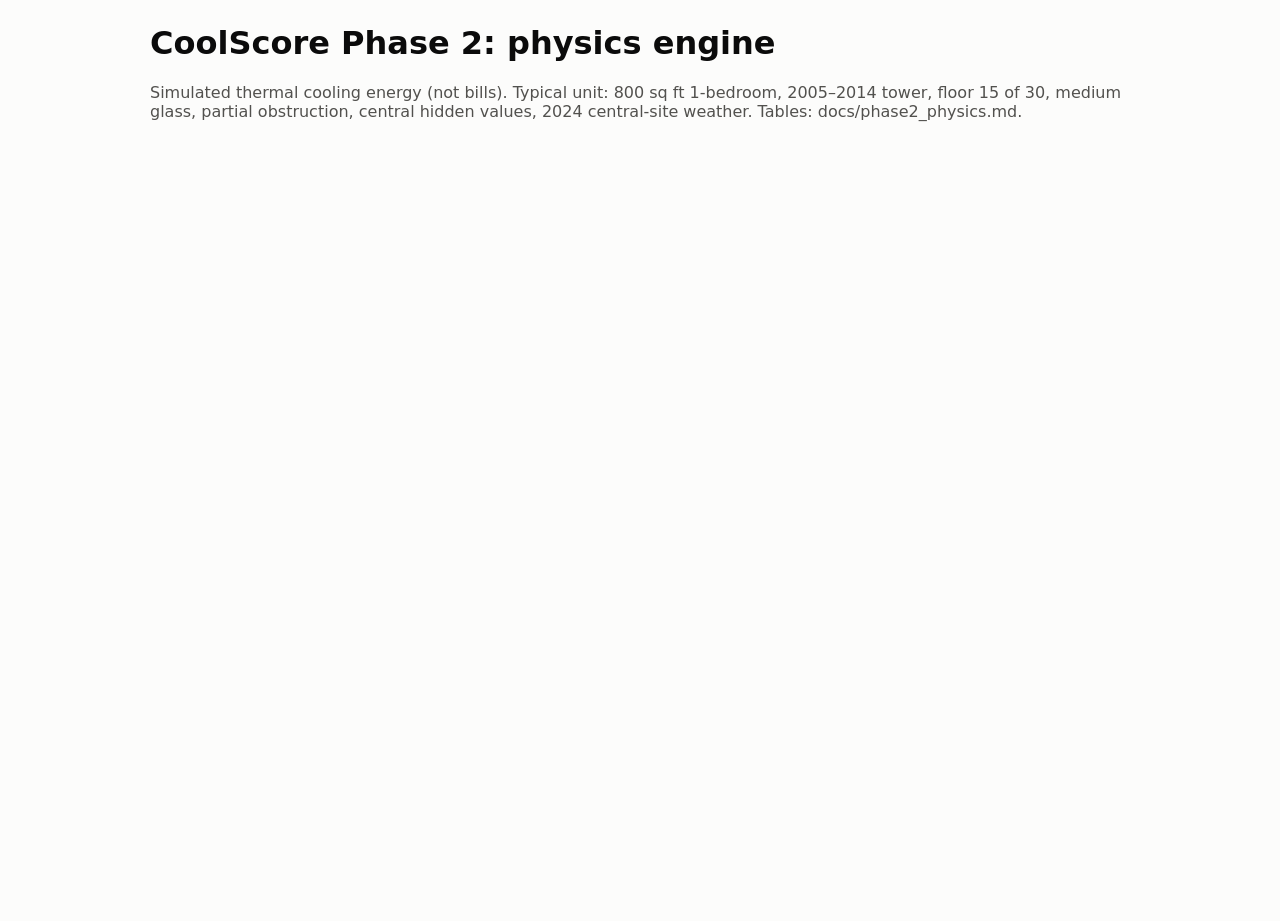
<file: docs/evidence/physics.html>
<!doctype html><html><head><meta charset='utf-8'><meta name='viewport' content='width=device-width,initial-scale=1'><title>Phase 2 physics</title><style>body{background:#fcfcfb;color:#0b0b0b;font-family:system-ui,-apple-system,'Segoe UI',sans-serif;max-width:980px;margin:24px auto;padding:0 16px}p{color:#52514e}</style></head><body><h1>CoolScore Phase 2: physics engine</h1><p>Simulated thermal cooling energy (not bills). Typical unit: 800 sq ft 1-bedroom, 2005–2014 tower, floor 15 of 30, medium glass, partial obstruction, central hidden values, 2024 central-site weather. Tables: docs/phase2_physics.md.</p><div style="height:380px; width:100%;">                        <script>window.PlotlyConfig = {MathJaxConfig: 'local'};</script>
        <script charset="utf-8" src="https://cdn.plot.ly/plotly-4.1.1.min.js" integrity="sha256-O24V1F27f8pb0glCkelh3cVHLNiHAJ5gCaVtq2aNch8=" crossorigin="anonymous"></script>                <div id="c183234e-5a5b-49a7-9905-7a45fc7e4179" class="plotly-graph-div" style="height:100%; width:100%;"></div>            <script>                window.PLOTLYENV=window.PLOTLYENV || {};                                if (document.getElementById("c183234e-5a5b-49a7-9905-7a45fc7e4179")) {                    Plotly.newPlot(                        "c183234e-5a5b-49a7-9905-7a45fc7e4179",                        [{"hovertemplate":"%{y:+.1f}% vs north","marker":{"color":"#2a78d6"},"name":"Annual","width":0.32,"x":["N","NE","E","SE","S","SW","W","NW"],"y":{"dtype":"f8","bdata":"AAAAAAAAAACq\u002fRHkik4FQCUh80fGuhtA5mfD\u002fNOnI0Au\u002f1P3jvUmQCoSsMDsnyNAhAJiAmQiG0DoDViwKlYHQA=="},"type":"bar"},{"hovertemplate":"%{y:+.1f}% vs north","marker":{"color":"#eb6834"},"name":"Jun\u2013Aug","width":0.32,"x":["N","NE","E","SE","S","SW","W","NW"],"y":{"dtype":"f8","bdata":"AAAAAAAAAACW0eVTdsgAQEodaHS\u002frQxACloFCa0FB0AAVtYqfv92v1aE1GjgnwdAKBMkjGZxDkAapQGHM7gCQA=="},"type":"bar"}],                        {"template":{"data":{"histogram2dcontour":[{"type":"histogram2dcontour","colorbar":{"outlinewidth":0,"ticks":""},"colorscale":[[0.0,"#0d0887"],[0.1111111111111111,"#46039f"],[0.2222222222222222,"#7201a8"],[0.3333333333333333,"#9c179e"],[0.4444444444444444,"#bd3786"],[0.5555555555555556,"#d8576b"],[0.6666666666666666,"#ed7953"],[0.7777777777777778,"#fb9f3a"],[0.8888888888888888,"#fdca26"],[1.0,"#f0f921"]]}],"choropleth":[{"type":"choropleth","colorbar":{"outlinewidth":0,"ticks":""}}],"histogram2d":[{"type":"histogram2d","colorbar":{"outlinewidth":0,"ticks":""},"colorscale":[[0.0,"#0d0887"],[0.1111111111111111,"#46039f"],[0.2222222222222222,"#7201a8"],[0.3333333333333333,"#9c179e"],[0.4444444444444444,"#bd3786"],[0.5555555555555556,"#d8576b"],[0.6666666666666666,"#ed7953"],[0.7777777777777778,"#fb9f3a"],[0.8888888888888888,"#fdca26"],[1.0,"#f0f921"]]}],"heatmap":[{"type":"heatmap","colorbar":{"outlinewidth":0,"ticks":""},"colorscale":[[0.0,"#0d0887"],[0.1111111111111111,"#46039f"],[0.2222222222222222,"#7201a8"],[0.3333333333333333,"#9c179e"],[0.4444444444444444,"#bd3786"],[0.5555555555555556,"#d8576b"],[0.6666666666666666,"#ed7953"],[0.7777777777777778,"#fb9f3a"],[0.8888888888888888,"#fdca26"],[1.0,"#f0f921"]]}],"contourcarpet":[{"type":"contourcarpet","colorbar":{"outlinewidth":0,"ticks":""}}],"contour":[{"type":"contour","colorbar":{"outlinewidth":0,"ticks":""},"colorscale":[[0.0,"#0d0887"],[0.1111111111111111,"#46039f"],[0.2222222222222222,"#7201a8"],[0.3333333333333333,"#9c179e"],[0.4444444444444444,"#bd3786"],[0.5555555555555556,"#d8576b"],[0.6666666666666666,"#ed7953"],[0.7777777777777778,"#fb9f3a"],[0.8888888888888888,"#fdca26"],[1.0,"#f0f921"]]}],"surface":[{"type":"surface","colorbar":{"outlinewidth":0,"ticks":""},"colorscale":[[0.0,"#0d0887"],[0.1111111111111111,"#46039f"],[0.2222222222222222,"#7201a8"],[0.3333333333333333,"#9c179e"],[0.4444444444444444,"#bd3786"],[0.5555555555555556,"#d8576b"],[0.6666666666666666,"#ed7953"],[0.7777777777777778,"#fb9f3a"],[0.8888888888888888,"#fdca26"],[1.0,"#f0f921"]]}],"mesh3d":[{"type":"mesh3d","colorbar":{"outlinewidth":0,"ticks":""}}],"scatter":[{"fillpattern":{"fillmode":"overlay","size":10,"solidity":0.2},"type":"scatter"}],"parcoords":[{"type":"parcoords","line":{"colorbar":{"outlinewidth":0,"ticks":""}}}],"scatterpolargl":[{"type":"scatterpolargl","marker":{"colorbar":{"outlinewidth":0,"ticks":""}}}],"bar":[{"error_x":{"color":"#2a3f5f"},"error_y":{"color":"#2a3f5f"},"marker":{"line":{"color":"#E5ECF6","width":0.5},"pattern":{"fillmode":"overlay","size":10,"solidity":0.2}},"type":"bar"}],"scattergeo":[{"type":"scattergeo","marker":{"colorbar":{"outlinewidth":0,"ticks":""}}}],"scatterpolar":[{"type":"scatterpolar","marker":{"colorbar":{"outlinewidth":0,"ticks":""}}}],"histogram":[{"marker":{"pattern":{"fillmode":"overlay","size":10,"solidity":0.2}},"type":"histogram"}],"scattergl":[{"type":"scattergl","marker":{"colorbar":{"outlinewidth":0,"ticks":""}}}],"scatter3d":[{"type":"scatter3d","line":{"colorbar":{"outlinewidth":0,"ticks":""}},"marker":{"colorbar":{"outlinewidth":0,"ticks":""}}}],"scattermap":[{"type":"scattermap","marker":{"colorbar":{"outlinewidth":0,"ticks":""}}}],"scatterternary":[{"type":"scatterternary","marker":{"colorbar":{"outlinewidth":0,"ticks":""}}}],"scattercarpet":[{"type":"scattercarpet","marker":{"colorbar":{"outlinewidth":0,"ticks":""}}}],"carpet":[{"aaxis":{"endlinecolor":"#2a3f5f","gridcolor":"white","linecolor":"white","minorgridcolor":"white","startlinecolor":"#2a3f5f"},"baxis":{"endlinecolor":"#2a3f5f","gridcolor":"white","linecolor":"white","minorgridcolor":"white","startlinecolor":"#2a3f5f"},"type":"carpet"}],"table":[{"cells":{"fill":{"color":"#EBF0F8"},"line":{"color":"white"}},"header":{"fill":{"color":"#C8D4E3"},"line":{"color":"white"}},"type":"table"}],"barpolar":[{"marker":{"line":{"color":"#E5ECF6","width":0.5},"pattern":{"fillmode":"overlay","size":10,"solidity":0.2}},"type":"barpolar"}],"pie":[{"automargin":true,"type":"pie"}]},"layout":{"autotypenumbers":"strict","colorway":["#636efa","#EF553B","#00cc96","#ab63fa","#FFA15A","#19d3f3","#FF6692","#B6E880","#FF97FF","#FECB52"],"font":{"color":"#2a3f5f"},"hovermode":"closest","hoverlabel":{"align":"left"},"paper_bgcolor":"white","plot_bgcolor":"#E5ECF6","polar":{"bgcolor":"#E5ECF6","angularaxis":{"gridcolor":"white","linecolor":"white","ticks":""},"radialaxis":{"gridcolor":"white","linecolor":"white","ticks":""}},"ternary":{"bgcolor":"#E5ECF6","aaxis":{"gridcolor":"white","linecolor":"white","ticks":""},"baxis":{"gridcolor":"white","linecolor":"white","ticks":""},"caxis":{"gridcolor":"white","linecolor":"white","ticks":""}},"coloraxis":{"colorbar":{"outlinewidth":0,"ticks":""}},"colorscale":{"sequential":[[0.0,"#0d0887"],[0.1111111111111111,"#46039f"],[0.2222222222222222,"#7201a8"],[0.3333333333333333,"#9c179e"],[0.4444444444444444,"#bd3786"],[0.5555555555555556,"#d8576b"],[0.6666666666666666,"#ed7953"],[0.7777777777777778,"#fb9f3a"],[0.8888888888888888,"#fdca26"],[1.0,"#f0f921"]],"sequentialminus":[[0.0,"#0d0887"],[0.1111111111111111,"#46039f"],[0.2222222222222222,"#7201a8"],[0.3333333333333333,"#9c179e"],[0.4444444444444444,"#bd3786"],[0.5555555555555556,"#d8576b"],[0.6666666666666666,"#ed7953"],[0.7777777777777778,"#fb9f3a"],[0.8888888888888888,"#fdca26"],[1.0,"#f0f921"]],"diverging":[[0,"#8e0152"],[0.1,"#c51b7d"],[0.2,"#de77ae"],[0.3,"#f1b6da"],[0.4,"#fde0ef"],[0.5,"#f7f7f7"],[0.6,"#e6f5d0"],[0.7,"#b8e186"],[0.8,"#7fbc41"],[0.9,"#4d9221"],[1,"#276419"]]},"xaxis":{"gridcolor":"white","linecolor":"white","ticks":"","title":{"standoff":15},"zerolinecolor":"white","automargin":true,"zerolinewidth":2},"yaxis":{"gridcolor":"white","linecolor":"white","ticks":"","title":{"standoff":15},"zerolinecolor":"white","automargin":true,"zerolinewidth":2},"scene":{"xaxis":{"backgroundcolor":"#E5ECF6","gridcolor":"white","linecolor":"white","showbackground":true,"ticks":"","zerolinecolor":"white","gridwidth":2},"yaxis":{"backgroundcolor":"#E5ECF6","gridcolor":"white","linecolor":"white","showbackground":true,"ticks":"","zerolinecolor":"white","gridwidth":2},"zaxis":{"backgroundcolor":"#E5ECF6","gridcolor":"white","linecolor":"white","showbackground":true,"ticks":"","zerolinecolor":"white","gridwidth":2}},"shapedefaults":{"line":{"color":"#2a3f5f"}},"annotationdefaults":{"arrowcolor":"#2a3f5f","arrowhead":0,"arrowwidth":1},"geo":{"bgcolor":"white","landcolor":"#E5ECF6","subunitcolor":"white","showland":true,"showlakes":true,"lakecolor":"white"},"title":{"x":0.05}}},"barmode":"group","bargap":0.35,"yaxis":{"title":{"text":"Cooling energy vs north-facing (%)"},"zeroline":true,"zerolinecolor":"#e1e0d9","tickfont":{"color":"#898781"},"gridcolor":"#e1e0d9"},"xaxis":{"title":{"text":"Facing"},"tickfont":{"color":"#898781"}},"title":{"font":{"size":15,"color":"#0b0b0b"},"text":"Facing changes summer cooling by up to 4% and the annual total by up to 11% (vs north)","x":0},"font":{"family":"system-ui, -apple-system, Segoe UI, sans-serif","color":"#52514e"},"legend":{"orientation":"h","y":-0.25,"x":0},"margin":{"l":60,"r":20,"t":60,"b":80},"height":380,"paper_bgcolor":"#fcfcfb","plot_bgcolor":"#fcfcfb"},                        {"responsive": true}                    )                };            </script>        </div><div style="height:380px; width:100%;">                            <div id="2ee7016c-8f07-477c-b2f5-f731239443e6" class="plotly-graph-div" style="height:100%; width:100%;"></div>            <script>                window.PLOTLYENV=window.PLOTLYENV || {};                                if (document.getElementById("2ee7016c-8f07-477c-b2f5-f731239443e6")) {                    Plotly.newPlot(                        "2ee7016c-8f07-477c-b2f5-f731239443e6",                        [{"base":[192.0676607793267,141.22804583917366,107.18688306828463,87.18630949978267],"hovertemplate":"P10 %{base:.0f} \u2013 P90 %{y:.0f} kWh\u002fm\u00b2","marker":{"color":"#2a78d6"},"name":"P10\u2013P90","width":0.18,"x":["before 2005","2005\u20132014","2015\u20132021","2022+"],"y":{"dtype":"f8","bdata":"j0Lb9WlJZ0BQ6RZE\u002f4ZgQLJfhkrTh1dAT3AIxBRzU0A="},"type":"bar"},{"hovertemplate":"median %{y:.0f} kWh\u002fm\u00b2","marker":{"color":"#0b0b0b","line":{"color":"#fcfcfb","width":2},"size":10},"mode":"markers","name":"Median","x":["before 2005","2005\u20132014","2015\u20132021","2022+"],"y":{"dtype":"f8","bdata":"PiotNEoecUAaE3Cu4JNoQL6Wiz+x9mJAyCw0e7fYXUA="},"type":"scatter"}],                        {"template":{"data":{"histogram2dcontour":[{"type":"histogram2dcontour","colorbar":{"outlinewidth":0,"ticks":""},"colorscale":[[0.0,"#0d0887"],[0.1111111111111111,"#46039f"],[0.2222222222222222,"#7201a8"],[0.3333333333333333,"#9c179e"],[0.4444444444444444,"#bd3786"],[0.5555555555555556,"#d8576b"],[0.6666666666666666,"#ed7953"],[0.7777777777777778,"#fb9f3a"],[0.8888888888888888,"#fdca26"],[1.0,"#f0f921"]]}],"choropleth":[{"type":"choropleth","colorbar":{"outlinewidth":0,"ticks":""}}],"histogram2d":[{"type":"histogram2d","colorbar":{"outlinewidth":0,"ticks":""},"colorscale":[[0.0,"#0d0887"],[0.1111111111111111,"#46039f"],[0.2222222222222222,"#7201a8"],[0.3333333333333333,"#9c179e"],[0.4444444444444444,"#bd3786"],[0.5555555555555556,"#d8576b"],[0.6666666666666666,"#ed7953"],[0.7777777777777778,"#fb9f3a"],[0.8888888888888888,"#fdca26"],[1.0,"#f0f921"]]}],"heatmap":[{"type":"heatmap","colorbar":{"outlinewidth":0,"ticks":""},"colorscale":[[0.0,"#0d0887"],[0.1111111111111111,"#46039f"],[0.2222222222222222,"#7201a8"],[0.3333333333333333,"#9c179e"],[0.4444444444444444,"#bd3786"],[0.5555555555555556,"#d8576b"],[0.6666666666666666,"#ed7953"],[0.7777777777777778,"#fb9f3a"],[0.8888888888888888,"#fdca26"],[1.0,"#f0f921"]]}],"contourcarpet":[{"type":"contourcarpet","colorbar":{"outlinewidth":0,"ticks":""}}],"contour":[{"type":"contour","colorbar":{"outlinewidth":0,"ticks":""},"colorscale":[[0.0,"#0d0887"],[0.1111111111111111,"#46039f"],[0.2222222222222222,"#7201a8"],[0.3333333333333333,"#9c179e"],[0.4444444444444444,"#bd3786"],[0.5555555555555556,"#d8576b"],[0.6666666666666666,"#ed7953"],[0.7777777777777778,"#fb9f3a"],[0.8888888888888888,"#fdca26"],[1.0,"#f0f921"]]}],"surface":[{"type":"surface","colorbar":{"outlinewidth":0,"ticks":""},"colorscale":[[0.0,"#0d0887"],[0.1111111111111111,"#46039f"],[0.2222222222222222,"#7201a8"],[0.3333333333333333,"#9c179e"],[0.4444444444444444,"#bd3786"],[0.5555555555555556,"#d8576b"],[0.6666666666666666,"#ed7953"],[0.7777777777777778,"#fb9f3a"],[0.8888888888888888,"#fdca26"],[1.0,"#f0f921"]]}],"mesh3d":[{"type":"mesh3d","colorbar":{"outlinewidth":0,"ticks":""}}],"scatter":[{"fillpattern":{"fillmode":"overlay","size":10,"solidity":0.2},"type":"scatter"}],"parcoords":[{"type":"parcoords","line":{"colorbar":{"outlinewidth":0,"ticks":""}}}],"scatterpolargl":[{"type":"scatterpolargl","marker":{"colorbar":{"outlinewidth":0,"ticks":""}}}],"bar":[{"error_x":{"color":"#2a3f5f"},"error_y":{"color":"#2a3f5f"},"marker":{"line":{"color":"#E5ECF6","width":0.5},"pattern":{"fillmode":"overlay","size":10,"solidity":0.2}},"type":"bar"}],"scattergeo":[{"type":"scattergeo","marker":{"colorbar":{"outlinewidth":0,"ticks":""}}}],"scatterpolar":[{"type":"scatterpolar","marker":{"colorbar":{"outlinewidth":0,"ticks":""}}}],"histogram":[{"marker":{"pattern":{"fillmode":"overlay","size":10,"solidity":0.2}},"type":"histogram"}],"scattergl":[{"type":"scattergl","marker":{"colorbar":{"outlinewidth":0,"ticks":""}}}],"scatter3d":[{"type":"scatter3d","line":{"colorbar":{"outlinewidth":0,"ticks":""}},"marker":{"colorbar":{"outlinewidth":0,"ticks":""}}}],"scattermap":[{"type":"scattermap","marker":{"colorbar":{"outlinewidth":0,"ticks":""}}}],"scatterternary":[{"type":"scatterternary","marker":{"colorbar":{"outlinewidth":0,"ticks":""}}}],"scattercarpet":[{"type":"scattercarpet","marker":{"colorbar":{"outlinewidth":0,"ticks":""}}}],"carpet":[{"aaxis":{"endlinecolor":"#2a3f5f","gridcolor":"white","linecolor":"white","minorgridcolor":"white","startlinecolor":"#2a3f5f"},"baxis":{"endlinecolor":"#2a3f5f","gridcolor":"white","linecolor":"white","minorgridcolor":"white","startlinecolor":"#2a3f5f"},"type":"carpet"}],"table":[{"cells":{"fill":{"color":"#EBF0F8"},"line":{"color":"white"}},"header":{"fill":{"color":"#C8D4E3"},"line":{"color":"white"}},"type":"table"}],"barpolar":[{"marker":{"line":{"color":"#E5ECF6","width":0.5},"pattern":{"fillmode":"overlay","size":10,"solidity":0.2}},"type":"barpolar"}],"pie":[{"automargin":true,"type":"pie"}]},"layout":{"autotypenumbers":"strict","colorway":["#636efa","#EF553B","#00cc96","#ab63fa","#FFA15A","#19d3f3","#FF6692","#B6E880","#FF97FF","#FECB52"],"font":{"color":"#2a3f5f"},"hovermode":"closest","hoverlabel":{"align":"left"},"paper_bgcolor":"white","plot_bgcolor":"#E5ECF6","polar":{"bgcolor":"#E5ECF6","angularaxis":{"gridcolor":"white","linecolor":"white","ticks":""},"radialaxis":{"gridcolor":"white","linecolor":"white","ticks":""}},"ternary":{"bgcolor":"#E5ECF6","aaxis":{"gridcolor":"white","linecolor":"white","ticks":""},"baxis":{"gridcolor":"white","linecolor":"white","ticks":""},"caxis":{"gridcolor":"white","linecolor":"white","ticks":""}},"coloraxis":{"colorbar":{"outlinewidth":0,"ticks":""}},"colorscale":{"sequential":[[0.0,"#0d0887"],[0.1111111111111111,"#46039f"],[0.2222222222222222,"#7201a8"],[0.3333333333333333,"#9c179e"],[0.4444444444444444,"#bd3786"],[0.5555555555555556,"#d8576b"],[0.6666666666666666,"#ed7953"],[0.7777777777777778,"#fb9f3a"],[0.8888888888888888,"#fdca26"],[1.0,"#f0f921"]],"sequentialminus":[[0.0,"#0d0887"],[0.1111111111111111,"#46039f"],[0.2222222222222222,"#7201a8"],[0.3333333333333333,"#9c179e"],[0.4444444444444444,"#bd3786"],[0.5555555555555556,"#d8576b"],[0.6666666666666666,"#ed7953"],[0.7777777777777778,"#fb9f3a"],[0.8888888888888888,"#fdca26"],[1.0,"#f0f921"]],"diverging":[[0,"#8e0152"],[0.1,"#c51b7d"],[0.2,"#de77ae"],[0.3,"#f1b6da"],[0.4,"#fde0ef"],[0.5,"#f7f7f7"],[0.6,"#e6f5d0"],[0.7,"#b8e186"],[0.8,"#7fbc41"],[0.9,"#4d9221"],[1,"#276419"]]},"xaxis":{"gridcolor":"white","linecolor":"white","ticks":"","title":{"standoff":15},"zerolinecolor":"white","automargin":true,"zerolinewidth":2},"yaxis":{"gridcolor":"white","linecolor":"white","ticks":"","title":{"standoff":15},"zerolinecolor":"white","automargin":true,"zerolinewidth":2},"scene":{"xaxis":{"backgroundcolor":"#E5ECF6","gridcolor":"white","linecolor":"white","showbackground":true,"ticks":"","zerolinecolor":"white","gridwidth":2},"yaxis":{"backgroundcolor":"#E5ECF6","gridcolor":"white","linecolor":"white","showbackground":true,"ticks":"","zerolinecolor":"white","gridwidth":2},"zaxis":{"backgroundcolor":"#E5ECF6","gridcolor":"white","linecolor":"white","showbackground":true,"ticks":"","zerolinecolor":"white","gridwidth":2}},"shapedefaults":{"line":{"color":"#2a3f5f"}},"annotationdefaults":{"arrowcolor":"#2a3f5f","arrowhead":0,"arrowwidth":1},"geo":{"bgcolor":"white","landcolor":"#E5ECF6","subunitcolor":"white","showland":true,"showlakes":true,"lakecolor":"white"},"title":{"x":0.05}}},"yaxis":{"title":{"text":"Cooling energy (kWh_th per m\u00b2 per year)"},"rangemode":"tozero","tickfont":{"color":"#898781"},"gridcolor":"#e1e0d9"},"xaxis":{"title":{"text":"Building completed"},"tickfont":{"color":"#898781"}},"title":{"font":{"size":15,"color":"#0b0b0b"},"text":"Newer buildings need less cooling, but the spread within each era is wide","x":0},"font":{"family":"system-ui, -apple-system, Segoe UI, sans-serif","color":"#52514e"},"legend":{"orientation":"h","y":-0.25,"x":0},"margin":{"l":60,"r":20,"t":60,"b":80},"height":380,"paper_bgcolor":"#fcfcfb","plot_bgcolor":"#fcfcfb"},                        {"responsive": true}                    )                };            </script>        </div></body></html>
</file>
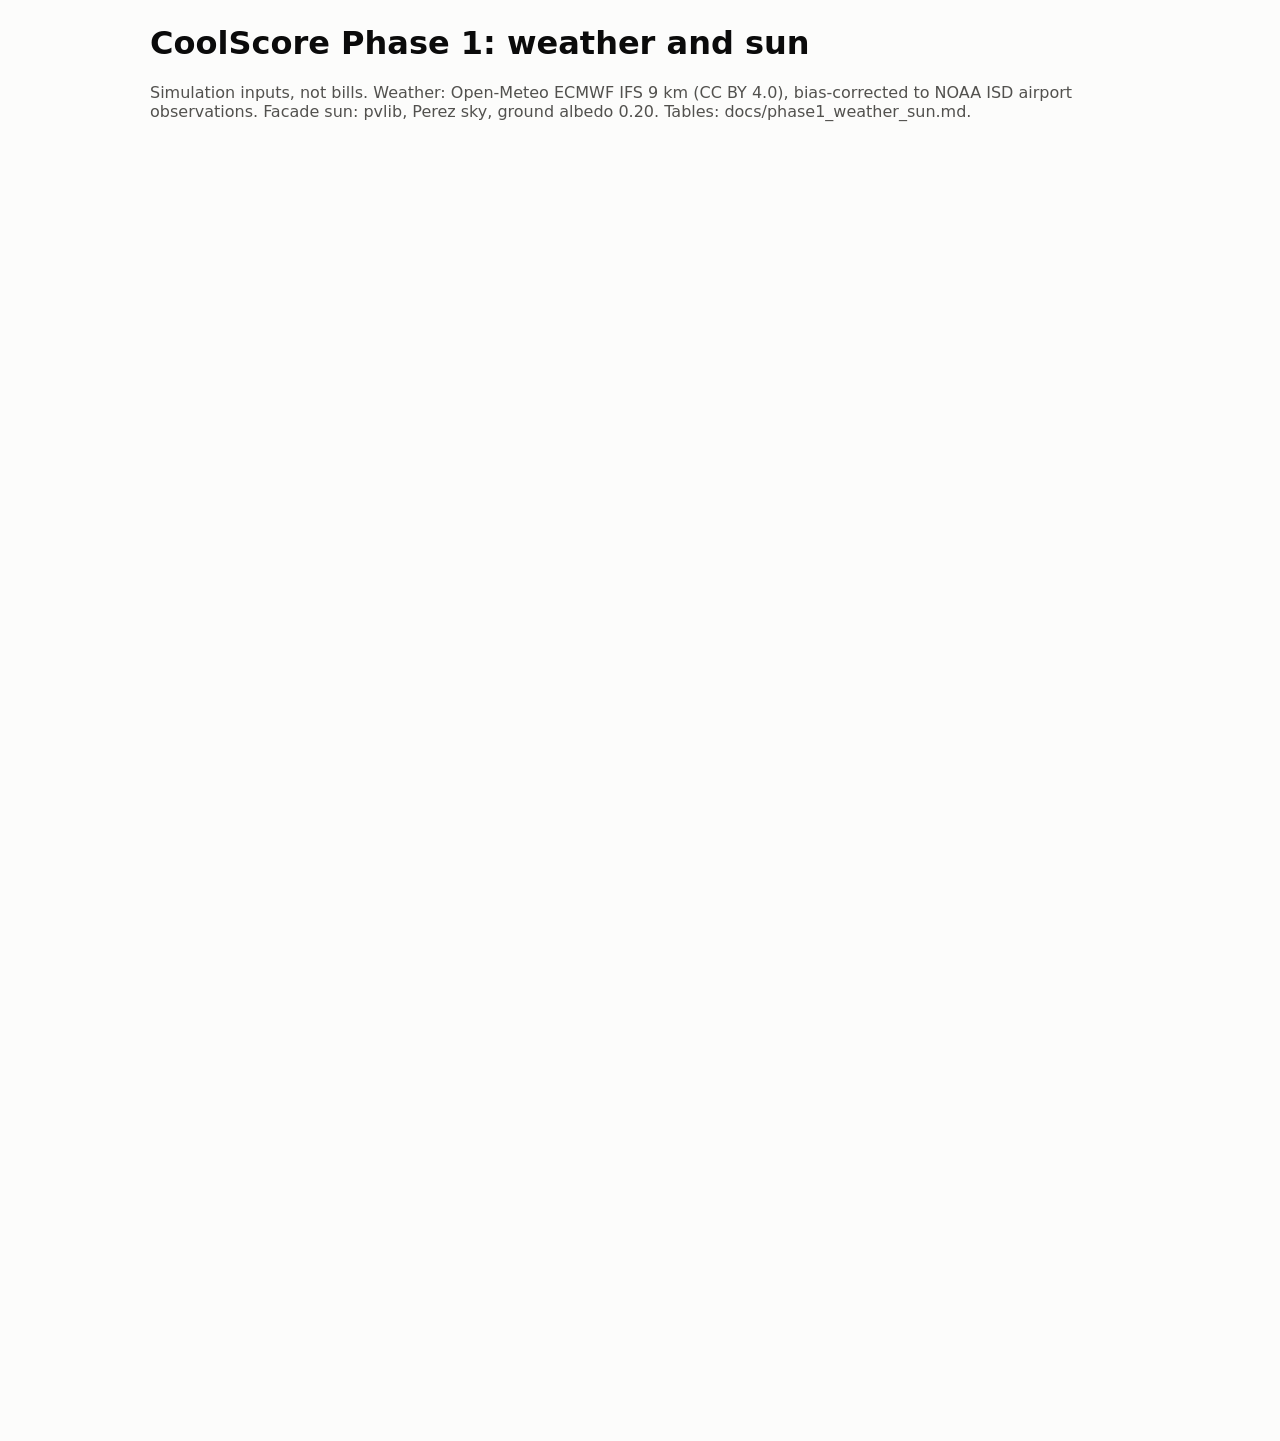
<file: docs/evidence/weather.html>
<!doctype html><html><head><meta charset='utf-8'><meta name='viewport' content='width=device-width,initial-scale=1'><title>Phase 1 weather and sun</title><style>body{background:#fcfcfb;color:#0b0b0b;font-family:system-ui,-apple-system,'Segoe UI',sans-serif;max-width:980px;margin:24px auto;padding:0 16px}p{color:#52514e}</style></head><body><h1>CoolScore Phase 1: weather and sun</h1><p>Simulation inputs, not bills. Weather: Open-Meteo ECMWF IFS 9 km (CC BY 4.0), bias-corrected to NOAA ISD airport observations. Facade sun: pvlib, Perez sky, ground albedo 0.20. Tables: docs/phase1_weather_sun.md.</p><div style="height:380px; width:100%;">                        <script>window.PlotlyConfig = {MathJaxConfig: 'local'};</script>
        <script charset="utf-8" src="https://cdn.plot.ly/plotly-4.1.1.min.js" integrity="sha256-O24V1F27f8pb0glCkelh3cVHLNiHAJ5gCaVtq2aNch8=" crossorigin="anonymous"></script>                <div id="cf8c217c-35d8-47d0-aca5-cfe0f381e64d" class="plotly-graph-div" style="height:100%; width:100%;"></div>            <script>                window.PLOTLYENV=window.PLOTLYENV || {};                                if (document.getElementById("cf8c217c-35d8-47d0-aca5-cfe0f381e64d")) {                    Plotly.newPlot(                        "cf8c217c-35d8-47d0-aca5-cfe0f381e64d",                        [{"hovertemplate":"%{y:.1f} \u00b0C","line":{"color":"#0b0b0b","dash":"solid","width":2},"mode":"lines","name":"Observed","x":{"dtype":"i4","bdata":"AAAAAAEAAAACAAAAAwAAAAQAAAAFAAAABgAAAAcAAAAIAAAACQAAAAoAAAALAAAADAAAAA0AAAAOAAAADwAAABAAAAARAAAAEgAAABMAAAAUAAAAFQAAABYAAAAXAAAA"},"y":{"dtype":"f8","bdata":"11lLopjSQUDzDPMM84xBQEe\u002f6uUCVUFAN3IjN3IjQUAP7wuJ\u002fPBAQFwbprkLvkBAfxUnpOSZQEBERERERLRAQLN4XBfYTkFAZZNNNtk0QkAlK1nJShZDQOAHfuAH3kNA\u002foA\u002f4A84REBGF1100SVEQGeI0rlsBkRAsyzLsizrQ0ANmMaAaaxDQI05Y86Yc0NA6BfoF+gXQ0CSq6hT67ZCQBA++OCDf0JAF1100UVXQkCZmZmZmTFCQME\u002f82hRCUJA"},"type":"scatter"},{"hovertemplate":"%{y:.1f} \u00b0C","line":{"color":"#eb6834","dash":"solid","width":2},"mode":"lines","name":"Model, raw","x":{"dtype":"i4","bdata":"AAAAAAEAAAACAAAAAwAAAAQAAAAFAAAABgAAAAcAAAAIAAAACQAAAAoAAAALAAAADAAAAA0AAAAOAAAADwAAABAAAAARAAAAEgAAABMAAAAUAAAAFQAAABYAAAAXAAAA"},"y":{"dtype":"f8","bdata":"PfmODBtEQEDqSOpI6ghAQLwpyESMkj9As2z+GdMkP0BVxFIRS8U+QK8vGvNO6j5AJxPBzqG+PkDQcv4s588\u002fQPNgmm1P+EBAsCP1OlIvQkADCTenKDRDQNJ+U55L4ENAu+9UovsORECBaQyYxuBDQGZVsDxjlkNAURRFURRFQ0BXKG6F4uZCQPkcC5TPcUJAnDCcMJzwQUAumqrhMG9BQFrOn+X8KUFARhdddNH9QEBQCfKUIMdAQIZLV7sNikBA"},"type":"scatter"},{"hovertemplate":"%{y:.1f} \u00b0C","line":{"color":"#2a78d6","dash":"solid","width":2},"mode":"lines","name":"Model, corrected","x":{"dtype":"i4","bdata":"AAAAAAEAAAACAAAAAwAAAAQAAAAFAAAABgAAAAcAAAAIAAAACQAAAAoAAAALAAAADAAAAA0AAAAOAAAADwAAABAAAAARAAAAEgAAABMAAAAUAAAAFQAAABYAAAAXAAAA"},"y":{"dtype":"f8","bdata":"Ecant7zJQUDoCcmE3ZJBQIkCWDQvVEFA2NnWIeYgQUA\[base64]"},"type":"scatter"}],                        {"template":{"data":{"histogram2dcontour":[{"type":"histogram2dcontour","colorbar":{"outlinewidth":0,"ticks":""},"colorscale":[[0.0,"#0d0887"],[0.1111111111111111,"#46039f"],[0.2222222222222222,"#7201a8"],[0.3333333333333333,"#9c179e"],[0.4444444444444444,"#bd3786"],[0.5555555555555556,"#d8576b"],[0.6666666666666666,"#ed7953"],[0.7777777777777778,"#fb9f3a"],[0.8888888888888888,"#fdca26"],[1.0,"#f0f921"]]}],"choropleth":[{"type":"choropleth","colorbar":{"outlinewidth":0,"ticks":""}}],"histogram2d":[{"type":"histogram2d","colorbar":{"outlinewidth":0,"ticks":""},"colorscale":[[0.0,"#0d0887"],[0.1111111111111111,"#46039f"],[0.2222222222222222,"#7201a8"],[0.3333333333333333,"#9c179e"],[0.4444444444444444,"#bd3786"],[0.5555555555555556,"#d8576b"],[0.6666666666666666,"#ed7953"],[0.7777777777777778,"#fb9f3a"],[0.8888888888888888,"#fdca26"],[1.0,"#f0f921"]]}],"heatmap":[{"type":"heatmap","colorbar":{"outlinewidth":0,"ticks":""},"colorscale":[[0.0,"#0d0887"],[0.1111111111111111,"#46039f"],[0.2222222222222222,"#7201a8"],[0.3333333333333333,"#9c179e"],[0.4444444444444444,"#bd3786"],[0.5555555555555556,"#d8576b"],[0.6666666666666666,"#ed7953"],[0.7777777777777778,"#fb9f3a"],[0.8888888888888888,"#fdca26"],[1.0,"#f0f921"]]}],"contourcarpet":[{"type":"contourcarpet","colorbar":{"outlinewidth":0,"ticks":""}}],"contour":[{"type":"contour","colorbar":{"outlinewidth":0,"ticks":""},"colorscale":[[0.0,"#0d0887"],[0.1111111111111111,"#46039f"],[0.2222222222222222,"#7201a8"],[0.3333333333333333,"#9c179e"],[0.4444444444444444,"#bd3786"],[0.5555555555555556,"#d8576b"],[0.6666666666666666,"#ed7953"],[0.7777777777777778,"#fb9f3a"],[0.8888888888888888,"#fdca26"],[1.0,"#f0f921"]]}],"surface":[{"type":"surface","colorbar":{"outlinewidth":0,"ticks":""},"colorscale":[[0.0,"#0d0887"],[0.1111111111111111,"#46039f"],[0.2222222222222222,"#7201a8"],[0.3333333333333333,"#9c179e"],[0.4444444444444444,"#bd3786"],[0.5555555555555556,"#d8576b"],[0.6666666666666666,"#ed7953"],[0.7777777777777778,"#fb9f3a"],[0.8888888888888888,"#fdca26"],[1.0,"#f0f921"]]}],"mesh3d":[{"type":"mesh3d","colorbar":{"outlinewidth":0,"ticks":""}}],"scatter":[{"fillpattern":{"fillmode":"overlay","size":10,"solidity":0.2},"type":"scatter"}],"parcoords":[{"type":"parcoords","line":{"colorbar":{"outlinewidth":0,"ticks":""}}}],"scatterpolargl":[{"type":"scatterpolargl","marker":{"colorbar":{"outlinewidth":0,"ticks":""}}}],"bar":[{"error_x":{"color":"#2a3f5f"},"error_y":{"color":"#2a3f5f"},"marker":{"line":{"color":"#E5ECF6","width":0.5},"pattern":{"fillmode":"overlay","size":10,"solidity":0.2}},"type":"bar"}],"scattergeo":[{"type":"scattergeo","marker":{"colorbar":{"outlinewidth":0,"ticks":""}}}],"scatterpolar":[{"type":"scatterpolar","marker":{"colorbar":{"outlinewidth":0,"ticks":""}}}],"histogram":[{"marker":{"pattern":{"fillmode":"overlay","size":10,"solidity":0.2}},"type":"histogram"}],"scattergl":[{"type":"scattergl","marker":{"colorbar":{"outlinewidth":0,"ticks":""}}}],"scatter3d":[{"type":"scatter3d","line":{"colorbar":{"outlinewidth":0,"ticks":""}},"marker":{"colorbar":{"outlinewidth":0,"ticks":""}}}],"scattermap":[{"type":"scattermap","marker":{"colorbar":{"outlinewidth":0,"ticks":""}}}],"scatterternary":[{"type":"scatterternary","marker":{"colorbar":{"outlinewidth":0,"ticks":""}}}],"scattercarpet":[{"type":"scattercarpet","marker":{"colorbar":{"outlinewidth":0,"ticks":""}}}],"carpet":[{"aaxis":{"endlinecolor":"#2a3f5f","gridcolor":"white","linecolor":"white","minorgridcolor":"white","startlinecolor":"#2a3f5f"},"baxis":{"endlinecolor":"#2a3f5f","gridcolor":"white","linecolor":"white","minorgridcolor":"white","startlinecolor":"#2a3f5f"},"type":"carpet"}],"table":[{"cells":{"fill":{"color":"#EBF0F8"},"line":{"color":"white"}},"header":{"fill":{"color":"#C8D4E3"},"line":{"color":"white"}},"type":"table"}],"barpolar":[{"marker":{"line":{"color":"#E5ECF6","width":0.5},"pattern":{"fillmode":"overlay","size":10,"solidity":0.2}},"type":"barpolar"}],"pie":[{"automargin":true,"type":"pie"}]},"layout":{"autotypenumbers":"strict","colorway":["#636efa","#EF553B","#00cc96","#ab63fa","#FFA15A","#19d3f3","#FF6692","#B6E880","#FF97FF","#FECB52"],"font":{"color":"#2a3f5f"},"hovermode":"closest","hoverlabel":{"align":"left"},"paper_bgcolor":"white","plot_bgcolor":"#E5ECF6","polar":{"bgcolor":"#E5ECF6","angularaxis":{"gridcolor":"white","linecolor":"white","ticks":""},"radialaxis":{"gridcolor":"white","linecolor":"white","ticks":""}},"ternary":{"bgcolor":"#E5ECF6","aaxis":{"gridcolor":"white","linecolor":"white","ticks":""},"baxis":{"gridcolor":"white","linecolor":"white","ticks":""},"caxis":{"gridcolor":"white","linecolor":"white","ticks":""}},"coloraxis":{"colorbar":{"outlinewidth":0,"ticks":""}},"colorscale":{"sequential":[[0.0,"#0d0887"],[0.1111111111111111,"#46039f"],[0.2222222222222222,"#7201a8"],[0.3333333333333333,"#9c179e"],[0.4444444444444444,"#bd3786"],[0.5555555555555556,"#d8576b"],[0.6666666666666666,"#ed7953"],[0.7777777777777778,"#fb9f3a"],[0.8888888888888888,"#fdca26"],[1.0,"#f0f921"]],"sequentialminus":[[0.0,"#0d0887"],[0.1111111111111111,"#46039f"],[0.2222222222222222,"#7201a8"],[0.3333333333333333,"#9c179e"],[0.4444444444444444,"#bd3786"],[0.5555555555555556,"#d8576b"],[0.6666666666666666,"#ed7953"],[0.7777777777777778,"#fb9f3a"],[0.8888888888888888,"#fdca26"],[1.0,"#f0f921"]],"diverging":[[0,"#8e0152"],[0.1,"#c51b7d"],[0.2,"#de77ae"],[0.3,"#f1b6da"],[0.4,"#fde0ef"],[0.5,"#f7f7f7"],[0.6,"#e6f5d0"],[0.7,"#b8e186"],[0.8,"#7fbc41"],[0.9,"#4d9221"],[1,"#276419"]]},"xaxis":{"gridcolor":"white","linecolor":"white","ticks":"","title":{"standoff":15},"zerolinecolor":"white","automargin":true,"zerolinewidth":2},"yaxis":{"gridcolor":"white","linecolor":"white","ticks":"","title":{"standoff":15},"zerolinecolor":"white","automargin":true,"zerolinewidth":2},"scene":{"xaxis":{"backgroundcolor":"#E5ECF6","gridcolor":"white","linecolor":"white","showbackground":true,"ticks":"","zerolinecolor":"white","gridwidth":2},"yaxis":{"backgroundcolor":"#E5ECF6","gridcolor":"white","linecolor":"white","showbackground":true,"ticks":"","zerolinecolor":"white","gridwidth":2},"zaxis":{"backgroundcolor":"#E5ECF6","gridcolor":"white","linecolor":"white","showbackground":true,"ticks":"","zerolinecolor":"white","gridwidth":2}},"shapedefaults":{"line":{"color":"#2a3f5f"}},"annotationdefaults":{"arrowcolor":"#2a3f5f","arrowhead":0,"arrowwidth":1},"geo":{"bgcolor":"white","landcolor":"#E5ECF6","subunitcolor":"white","showland":true,"showlakes":true,"lakecolor":"white"},"title":{"x":0.05}}},"xaxis":{"title":{"text":"Hour of day (local, hour-ending)"},"dtick":3,"tickfont":{"color":"#898781"},"showgrid":false,"linecolor":"#e1e0d9"},"yaxis":{"title":{"text":"Mean summer temperature (\u00b0C)"},"tickfont":{"color":"#898781"},"gridcolor":"#e1e0d9","zeroline":false,"linecolor":"#e1e0d9"},"title":{"font":{"size":15,"color":"#0b0b0b"},"text":"Dubai International, Jun\u2013Aug 2023\u201325: the raw model misses evening and night heat","x":0,"xanchor":"left"},"font":{"family":"system-ui, -apple-system, Segoe UI, sans-serif","color":"#52514e","size":12},"legend":{"orientation":"h","y":-0.18,"x":0},"margin":{"l":60,"r":30,"t":60,"b":70},"height":380,"paper_bgcolor":"#fcfcfb","plot_bgcolor":"#fcfcfb","hovermode":"x unified"},                        {"responsive": true}                    )                };            </script>        </div><div style="height:380px; width:100%;">                            <div id="8c2e78df-a7c4-4ee2-9b77-e2f506e93602" class="plotly-graph-div" style="height:100%; width:100%;"></div>            <script>                window.PLOTLYENV=window.PLOTLYENV || {};                                if (document.getElementById("8c2e78df-a7c4-4ee2-9b77-e2f506e93602")) {                    Plotly.newPlot(                        "8c2e78df-a7c4-4ee2-9b77-e2f506e93602",                        [{"hovertemplate":"%{y:.2f} kWh\u002fm\u00b2\u002fday","line":{"color":"#2a78d6","width":2},"marker":{"line":{"color":"#fcfcfb","width":2},"size":8},"mode":"lines+markers","name":"N-facing","x":{"dtype":"i4","bdata":"AQAAAAIAAAADAAAABAAAAAUAAAAGAAAABwAAAAgAAAAJAAAACgAAAAsAAAAMAAAA"},"y":{"dtype":"f8","bdata":"ZhlYEZbD7j9wW61lhAnyP\u002frq+GetBPU\u002fHipRp9oy+D9m6CWl4z3+Px1rqI05cQFA9sRVJgDW\u002fj9GpuN46NX4P\u002fgVunQI6\u002fQ\u002fxFCRFuwM8j\u002f4RJ4kXTPvP5pkIwws6+w\u002f"},"type":"scatter"},{"hovertemplate":"%{y:.2f} kWh\u002fm\u00b2\u002fday","line":{"color":"#1baf7a","width":2},"marker":{"line":{"color":"#fcfcfb","width":2},"size":8},"mode":"lines+markers","name":"E-facing","x":{"dtype":"i4","bdata":"AQAAAAIAAAADAAAABAAAAAUAAAAGAAAABwAAAAgAAAAJAAAACgAAAAsAAAAMAAAA"},"y":{"dtype":"f8","bdata":"I8AzAjyjA0CucgI0q9gFQO7hlmZPZAhAHipRp9oyDEBkQQBe5VoNQFh3aKdIugxA0IVVPtN5CkCmgYrI72kKQJWb92H5QgtAhPoQddwdCUC73biyMdwFQPSu6TZ8aQNA"},"type":"scatter"},{"hovertemplate":"%{y:.2f} kWh\u002fm\u00b2\u002fday","line":{"color":"#eda100","width":2},"marker":{"line":{"color":"#fcfcfb","width":2},"size":8},"mode":"lines+markers","name":"S-facing","x":{"dtype":"i4","bdata":"AQAAAAIAAAADAAAABAAAAAUAAAAGAAAABwAAAAgAAAAJAAAACgAAAAsAAAAMAAAA"},"y":{"dtype":"f8","bdata":"\u002fDXb5J4fFEDrFQykgVUSQIiN4hUztQ1ACDfKmEaEBUC2vKpabqD9P8bZh8+wK\u002fk\u002fgYeaOp7S+j9Ycm53nxUCQDg0AyCfrgtA8nk4Tc90EkAUlnhA2XQVQNKcTVLFNhVA"},"type":"scatter"},{"hovertemplate":"%{y:.2f} kWh\u002fm\u00b2\u002fday","line":{"color":"#eb6834","width":2},"marker":{"line":{"color":"#fcfcfb","width":2},"size":8},"mode":"lines+markers","name":"W-facing","x":{"dtype":"i4","bdata":"AQAAAAIAAAADAAAABAAAAAUAAAAGAAAABwAAAAgAAAAJAAAACgAAAAsAAAAMAAAA"},"y":{"dtype":"f8","bdata":"o4XieK15A0AZ94oSmHIGQJd0+DTZBwlACT5V542iC0DACx+TlKINQEpU5F8t8wxAGhxkjg6zCkBiMLOfzBQKQAoQtnZm8wpAHMZ8Lpm0CEAeezJOpdsFQG0fZZDrHwNA"},"type":"scatter"}],                        {"template":{"data":{"histogram2dcontour":[{"type":"histogram2dcontour","colorbar":{"outlinewidth":0,"ticks":""},"colorscale":[[0.0,"#0d0887"],[0.1111111111111111,"#46039f"],[0.2222222222222222,"#7201a8"],[0.3333333333333333,"#9c179e"],[0.4444444444444444,"#bd3786"],[0.5555555555555556,"#d8576b"],[0.6666666666666666,"#ed7953"],[0.7777777777777778,"#fb9f3a"],[0.8888888888888888,"#fdca26"],[1.0,"#f0f921"]]}],"choropleth":[{"type":"choropleth","colorbar":{"outlinewidth":0,"ticks":""}}],"histogram2d":[{"type":"histogram2d","colorbar":{"outlinewidth":0,"ticks":""},"colorscale":[[0.0,"#0d0887"],[0.1111111111111111,"#46039f"],[0.2222222222222222,"#7201a8"],[0.3333333333333333,"#9c179e"],[0.4444444444444444,"#bd3786"],[0.5555555555555556,"#d8576b"],[0.6666666666666666,"#ed7953"],[0.7777777777777778,"#fb9f3a"],[0.8888888888888888,"#fdca26"],[1.0,"#f0f921"]]}],"heatmap":[{"type":"heatmap","colorbar":{"outlinewidth":0,"ticks":""},"colorscale":[[0.0,"#0d0887"],[0.1111111111111111,"#46039f"],[0.2222222222222222,"#7201a8"],[0.3333333333333333,"#9c179e"],[0.4444444444444444,"#bd3786"],[0.5555555555555556,"#d8576b"],[0.6666666666666666,"#ed7953"],[0.7777777777777778,"#fb9f3a"],[0.8888888888888888,"#fdca26"],[1.0,"#f0f921"]]}],"contourcarpet":[{"type":"contourcarpet","colorbar":{"outlinewidth":0,"ticks":""}}],"contour":[{"type":"contour","colorbar":{"outlinewidth":0,"ticks":""},"colorscale":[[0.0,"#0d0887"],[0.1111111111111111,"#46039f"],[0.2222222222222222,"#7201a8"],[0.3333333333333333,"#9c179e"],[0.4444444444444444,"#bd3786"],[0.5555555555555556,"#d8576b"],[0.6666666666666666,"#ed7953"],[0.7777777777777778,"#fb9f3a"],[0.8888888888888888,"#fdca26"],[1.0,"#f0f921"]]}],"surface":[{"type":"surface","colorbar":{"outlinewidth":0,"ticks":""},"colorscale":[[0.0,"#0d0887"],[0.1111111111111111,"#46039f"],[0.2222222222222222,"#7201a8"],[0.3333333333333333,"#9c179e"],[0.4444444444444444,"#bd3786"],[0.5555555555555556,"#d8576b"],[0.6666666666666666,"#ed7953"],[0.7777777777777778,"#fb9f3a"],[0.8888888888888888,"#fdca26"],[1.0,"#f0f921"]]}],"mesh3d":[{"type":"mesh3d","colorbar":{"outlinewidth":0,"ticks":""}}],"scatter":[{"fillpattern":{"fillmode":"overlay","size":10,"solidity":0.2},"type":"scatter"}],"parcoords":[{"type":"parcoords","line":{"colorbar":{"outlinewidth":0,"ticks":""}}}],"scatterpolargl":[{"type":"scatterpolargl","marker":{"colorbar":{"outlinewidth":0,"ticks":""}}}],"bar":[{"error_x":{"color":"#2a3f5f"},"error_y":{"color":"#2a3f5f"},"marker":{"line":{"color":"#E5ECF6","width":0.5},"pattern":{"fillmode":"overlay","size":10,"solidity":0.2}},"type":"bar"}],"scattergeo":[{"type":"scattergeo","marker":{"colorbar":{"outlinewidth":0,"ticks":""}}}],"scatterpolar":[{"type":"scatterpolar","marker":{"colorbar":{"outlinewidth":0,"ticks":""}}}],"histogram":[{"marker":{"pattern":{"fillmode":"overlay","size":10,"solidity":0.2}},"type":"histogram"}],"scattergl":[{"type":"scattergl","marker":{"colorbar":{"outlinewidth":0,"ticks":""}}}],"scatter3d":[{"type":"scatter3d","line":{"colorbar":{"outlinewidth":0,"ticks":""}},"marker":{"colorbar":{"outlinewidth":0,"ticks":""}}}],"scattermap":[{"type":"scattermap","marker":{"colorbar":{"outlinewidth":0,"ticks":""}}}],"scatterternary":[{"type":"scatterternary","marker":{"colorbar":{"outlinewidth":0,"ticks":""}}}],"scattercarpet":[{"type":"scattercarpet","marker":{"colorbar":{"outlinewidth":0,"ticks":""}}}],"carpet":[{"aaxis":{"endlinecolor":"#2a3f5f","gridcolor":"white","linecolor":"white","minorgridcolor":"white","startlinecolor":"#2a3f5f"},"baxis":{"endlinecolor":"#2a3f5f","gridcolor":"white","linecolor":"white","minorgridcolor":"white","startlinecolor":"#2a3f5f"},"type":"carpet"}],"table":[{"cells":{"fill":{"color":"#EBF0F8"},"line":{"color":"white"}},"header":{"fill":{"color":"#C8D4E3"},"line":{"color":"white"}},"type":"table"}],"barpolar":[{"marker":{"line":{"color":"#E5ECF6","width":0.5},"pattern":{"fillmode":"overlay","size":10,"solidity":0.2}},"type":"barpolar"}],"pie":[{"automargin":true,"type":"pie"}]},"layout":{"autotypenumbers":"strict","colorway":["#636efa","#EF553B","#00cc96","#ab63fa","#FFA15A","#19d3f3","#FF6692","#B6E880","#FF97FF","#FECB52"],"font":{"color":"#2a3f5f"},"hovermode":"closest","hoverlabel":{"align":"left"},"paper_bgcolor":"white","plot_bgcolor":"#E5ECF6","polar":{"bgcolor":"#E5ECF6","angularaxis":{"gridcolor":"white","linecolor":"white","ticks":""},"radialaxis":{"gridcolor":"white","linecolor":"white","ticks":""}},"ternary":{"bgcolor":"#E5ECF6","aaxis":{"gridcolor":"white","linecolor":"white","ticks":""},"baxis":{"gridcolor":"white","linecolor":"white","ticks":""},"caxis":{"gridcolor":"white","linecolor":"white","ticks":""}},"coloraxis":{"colorbar":{"outlinewidth":0,"ticks":""}},"colorscale":{"sequential":[[0.0,"#0d0887"],[0.1111111111111111,"#46039f"],[0.2222222222222222,"#7201a8"],[0.3333333333333333,"#9c179e"],[0.4444444444444444,"#bd3786"],[0.5555555555555556,"#d8576b"],[0.6666666666666666,"#ed7953"],[0.7777777777777778,"#fb9f3a"],[0.8888888888888888,"#fdca26"],[1.0,"#f0f921"]],"sequentialminus":[[0.0,"#0d0887"],[0.1111111111111111,"#46039f"],[0.2222222222222222,"#7201a8"],[0.3333333333333333,"#9c179e"],[0.4444444444444444,"#bd3786"],[0.5555555555555556,"#d8576b"],[0.6666666666666666,"#ed7953"],[0.7777777777777778,"#fb9f3a"],[0.8888888888888888,"#fdca26"],[1.0,"#f0f921"]],"diverging":[[0,"#8e0152"],[0.1,"#c51b7d"],[0.2,"#de77ae"],[0.3,"#f1b6da"],[0.4,"#fde0ef"],[0.5,"#f7f7f7"],[0.6,"#e6f5d0"],[0.7,"#b8e186"],[0.8,"#7fbc41"],[0.9,"#4d9221"],[1,"#276419"]]},"xaxis":{"gridcolor":"white","linecolor":"white","ticks":"","title":{"standoff":15},"zerolinecolor":"white","automargin":true,"zerolinewidth":2},"yaxis":{"gridcolor":"white","linecolor":"white","ticks":"","title":{"standoff":15},"zerolinecolor":"white","automargin":true,"zerolinewidth":2},"scene":{"xaxis":{"backgroundcolor":"#E5ECF6","gridcolor":"white","linecolor":"white","showbackground":true,"ticks":"","zerolinecolor":"white","gridwidth":2},"yaxis":{"backgroundcolor":"#E5ECF6","gridcolor":"white","linecolor":"white","showbackground":true,"ticks":"","zerolinecolor":"white","gridwidth":2},"zaxis":{"backgroundcolor":"#E5ECF6","gridcolor":"white","linecolor":"white","showbackground":true,"ticks":"","zerolinecolor":"white","gridwidth":2}},"shapedefaults":{"line":{"color":"#2a3f5f"}},"annotationdefaults":{"arrowcolor":"#2a3f5f","arrowhead":0,"arrowwidth":1},"geo":{"bgcolor":"white","landcolor":"#E5ECF6","subunitcolor":"white","showland":true,"showlakes":true,"lakecolor":"white"},"title":{"x":0.05}}},"xaxis":{"title":{"text":"Month"},"tickvals":[1,2,3,4,5,6,7,8,9,10,11,12],"ticktext":["Jan","Feb","Mar","Apr","May","Jun","Jul","Aug","Sep","Oct","Nov","Dec"],"tickfont":{"color":"#898781"},"showgrid":false,"linecolor":"#e1e0d9"},"yaxis":{"title":{"text":"Sun on a vertical facade (kWh\u002fm\u00b2\u002fday)"},"rangemode":"tozero","tickfont":{"color":"#898781"},"gridcolor":"#e1e0d9","zeroline":false,"linecolor":"#e1e0d9"},"title":{"font":{"size":15,"color":"#0b0b0b"},"text":"In summer, east and west facades get about 1.8\u00d7 the sun of south or north","x":0,"xanchor":"left"},"font":{"family":"system-ui, -apple-system, Segoe UI, sans-serif","color":"#52514e","size":12},"legend":{"orientation":"h","y":-0.18,"x":0},"margin":{"l":60,"r":30,"t":60,"b":70},"height":380,"paper_bgcolor":"#fcfcfb","plot_bgcolor":"#fcfcfb","hovermode":"x unified"},                        {"responsive": true}                    )                };            </script>        </div><div style="height:520px; width:100%;">                            <div id="39c8e853-74eb-4c81-9065-f84958d10916" class="plotly-graph-div" style="height:100%; width:100%;"></div>            <script>                window.PLOTLYENV=window.PLOTLYENV || {};                                if (document.getElementById("39c8e853-74eb-4c81-9065-f84958d10916")) {                    Plotly.newPlot(                        "39c8e853-74eb-4c81-9065-f84958d10916",                        [{"hovertemplate":"%{y:.0f} W\u002fm\u00b2","line":{"color":"#2a78d6","width":2},"mode":"lines","name":"N-facing","x":{"dtype":"i4","bdata":"AAAAAAEAAAACAAAAAwAAAAQAAAAFAAAABgAAAAcAAAAIAAAACQAAAAoAAAALAAAADAAAAA0AAAAOAAAADwAAABAAAAARAAAAEgAAABMAAAAUAAAAFQAAABYAAAAXAAAA"},"y":{"dtype":"f8","bdata":"AAAAAAAAAAAAAAAAAAAAAAAAAAAAAAAAAAAAAAAAAAAAAAAAAAAAAAAAAAAAAAAAPV5pworNBECirQbPEZBUQGLzeKUJ82JAxc8o8TOaZUC96U1veg9lQFVsHq80iWNAd3d3d3cDY0D4AlwkZ1FiQFVVVVVVHWNA\u002f+g2piDcY0CD0D+6jTllQBs8R6BoV2VAeHd3d3dbYUC9ABfJWb9NQJmZmZmZmZk\u002fAAAAAAAAAAAAAAAAAAAAAAAAAAAAAAAA"},"type":"scatter","xaxis":"x","yaxis":"y"},{"hovertemplate":"%{y:.0f} W\u002fm\u00b2","line":{"color":"#1baf7a","width":2},"mode":"lines","name":"E-facing","x":{"dtype":"i4","bdata":"AAAAAAEAAAACAAAAAwAAAAQAAAAFAAAABgAAAAcAAAAIAAAACQAAAAoAAAALAAAADAAAAA0AAAAOAAAADwAAABAAAAARAAAAEgAAABMAAAAUAAAAFQAAABYAAAAXAAAA"},"y":{"dtype":"f8","bdata":"[base64]\u002fAAAAAAAAAAAAAAAAAAAAAAAAAAAAAAAA"},"type":"scatter","xaxis":"x","yaxis":"y"},{"hovertemplate":"%{y:.0f} W\u002fm\u00b2","line":{"color":"#eda100","width":2},"mode":"lines","name":"S-facing","x":{"dtype":"i4","bdata":"AAAAAAEAAAACAAAAAwAAAAQAAAAFAAAABgAAAAcAAAAIAAAACQAAAAoAAAALAAAADAAAAA0AAAAOAAAADwAAABAAAAARAAAAEgAAABMAAAAUAAAAFQAAABYAAAAXAAAA"},"y":{"dtype":"f8","bdata":"AAAAAAAAAAAAAAAAAAAAAAAAAAAAAAAAAAAAAAAAAAAAAAAAAAAAAAAAAAAAAAAAsGLzeKUJ7z92SeXDuM9AQDIcatlTL1RAdTIcatnLXkCmIPSPbpdkQJBuYwpCC2lAqXwY9+vCbEDYPF5pwl5tQPJKE1Zs+mtAgaKtBs\u002flZ0C\u002fLql8GCdjQI0SP6PE71tAaavBcwRCUUBYsXm80uQ1QJmZmZmZmZk\u002fAAAAAAAAAAAAAAAAAAAAAAAAAAAAAAAA"},"type":"scatter","xaxis":"x","yaxis":"y"},{"hovertemplate":"%{y:.0f} W\u002fm\u00b2","line":{"color":"#eb6834","width":2},"mode":"lines","name":"W-facing","x":{"dtype":"i4","bdata":"AAAAAAEAAAACAAAAAwAAAAQAAAAFAAAABgAAAAcAAAAIAAAACQAAAAoAAAALAAAADAAAAA0AAAAOAAAADwAAABAAAAARAAAAEgAAABMAAAAUAAAAFQAAABYAAAAXAAAA"},"y":{"dtype":"f8","bdata":"AAAAAAAAAAAAAAAAAAAAAAAAAAAAAAAAAAAAAAAAAAAAAAAAAAAAAAAAAAAAAAAAsGLzeKUJ7z92SeXDuM9AQDIcatlTL1RA7JLKh3GfXUBGiZ9R4vdhQH90G1MQNmNAd3d3d3cDY0CVJqzYPLJlQHPtwFw7nndAHYGirQZ7gEC6jSkI\u002fXeCQHCRnPW9NIFA3t3d3d0zd0D1pje96QFgQJmZmZmZmZk\u002fAAAAAAAAAAAAAAAAAAAAAAAAAAAAAAAA"},"type":"scatter","xaxis":"x","yaxis":"y"},{"hovertemplate":"%{y:.1f} \u00b0C","line":{"color":"#0b0b0b","width":2},"mode":"lines","name":"Outdoor temperature","x":{"dtype":"i4","bdata":"AAAAAAEAAAACAAAAAwAAAAQAAAAFAAAABgAAAAcAAAAIAAAACQAAAAoAAAALAAAADAAAAA0AAAAOAAAADwAAABAAAAARAAAAEgAAABMAAAAUAAAAFQAAABYAAAAXAAAA"},"y":{"dtype":"f8","bdata":"yS+W\u002fGLJQUBDFrKQhYxBQBPrEKa1UEFAVpZnvkEZQUD\[base64]"},"type":"scatter","xaxis":"x2","yaxis":"y2"}],                        {"template":{"data":{"histogram2dcontour":[{"type":"histogram2dcontour","colorbar":{"outlinewidth":0,"ticks":""},"colorscale":[[0.0,"#0d0887"],[0.1111111111111111,"#46039f"],[0.2222222222222222,"#7201a8"],[0.3333333333333333,"#9c179e"],[0.4444444444444444,"#bd3786"],[0.5555555555555556,"#d8576b"],[0.6666666666666666,"#ed7953"],[0.7777777777777778,"#fb9f3a"],[0.8888888888888888,"#fdca26"],[1.0,"#f0f921"]]}],"choropleth":[{"type":"choropleth","colorbar":{"outlinewidth":0,"ticks":""}}],"histogram2d":[{"type":"histogram2d","colorbar":{"outlinewidth":0,"ticks":""},"colorscale":[[0.0,"#0d0887"],[0.1111111111111111,"#46039f"],[0.2222222222222222,"#7201a8"],[0.3333333333333333,"#9c179e"],[0.4444444444444444,"#bd3786"],[0.5555555555555556,"#d8576b"],[0.6666666666666666,"#ed7953"],[0.7777777777777778,"#fb9f3a"],[0.8888888888888888,"#fdca26"],[1.0,"#f0f921"]]}],"heatmap":[{"type":"heatmap","colorbar":{"outlinewidth":0,"ticks":""},"colorscale":[[0.0,"#0d0887"],[0.1111111111111111,"#46039f"],[0.2222222222222222,"#7201a8"],[0.3333333333333333,"#9c179e"],[0.4444444444444444,"#bd3786"],[0.5555555555555556,"#d8576b"],[0.6666666666666666,"#ed7953"],[0.7777777777777778,"#fb9f3a"],[0.8888888888888888,"#fdca26"],[1.0,"#f0f921"]]}],"contourcarpet":[{"type":"contourcarpet","colorbar":{"outlinewidth":0,"ticks":""}}],"contour":[{"type":"contour","colorbar":{"outlinewidth":0,"ticks":""},"colorscale":[[0.0,"#0d0887"],[0.1111111111111111,"#46039f"],[0.2222222222222222,"#7201a8"],[0.3333333333333333,"#9c179e"],[0.4444444444444444,"#bd3786"],[0.5555555555555556,"#d8576b"],[0.6666666666666666,"#ed7953"],[0.7777777777777778,"#fb9f3a"],[0.8888888888888888,"#fdca26"],[1.0,"#f0f921"]]}],"surface":[{"type":"surface","colorbar":{"outlinewidth":0,"ticks":""},"colorscale":[[0.0,"#0d0887"],[0.1111111111111111,"#46039f"],[0.2222222222222222,"#7201a8"],[0.3333333333333333,"#9c179e"],[0.4444444444444444,"#bd3786"],[0.5555555555555556,"#d8576b"],[0.6666666666666666,"#ed7953"],[0.7777777777777778,"#fb9f3a"],[0.8888888888888888,"#fdca26"],[1.0,"#f0f921"]]}],"mesh3d":[{"type":"mesh3d","colorbar":{"outlinewidth":0,"ticks":""}}],"scatter":[{"fillpattern":{"fillmode":"overlay","size":10,"solidity":0.2},"type":"scatter"}],"parcoords":[{"type":"parcoords","line":{"colorbar":{"outlinewidth":0,"ticks":""}}}],"scatterpolargl":[{"type":"scatterpolargl","marker":{"colorbar":{"outlinewidth":0,"ticks":""}}}],"bar":[{"error_x":{"color":"#2a3f5f"},"error_y":{"color":"#2a3f5f"},"marker":{"line":{"color":"#E5ECF6","width":0.5},"pattern":{"fillmode":"overlay","size":10,"solidity":0.2}},"type":"bar"}],"scattergeo":[{"type":"scattergeo","marker":{"colorbar":{"outlinewidth":0,"ticks":""}}}],"scatterpolar":[{"type":"scatterpolar","marker":{"colorbar":{"outlinewidth":0,"ticks":""}}}],"histogram":[{"marker":{"pattern":{"fillmode":"overlay","size":10,"solidity":0.2}},"type":"histogram"}],"scattergl":[{"type":"scattergl","marker":{"colorbar":{"outlinewidth":0,"ticks":""}}}],"scatter3d":[{"type":"scatter3d","line":{"colorbar":{"outlinewidth":0,"ticks":""}},"marker":{"colorbar":{"outlinewidth":0,"ticks":""}}}],"scattermap":[{"type":"scattermap","marker":{"colorbar":{"outlinewidth":0,"ticks":""}}}],"scatterternary":[{"type":"scatterternary","marker":{"colorbar":{"outlinewidth":0,"ticks":""}}}],"scattercarpet":[{"type":"scattercarpet","marker":{"colorbar":{"outlinewidth":0,"ticks":""}}}],"carpet":[{"aaxis":{"endlinecolor":"#2a3f5f","gridcolor":"white","linecolor":"white","minorgridcolor":"white","startlinecolor":"#2a3f5f"},"baxis":{"endlinecolor":"#2a3f5f","gridcolor":"white","linecolor":"white","minorgridcolor":"white","startlinecolor":"#2a3f5f"},"type":"carpet"}],"table":[{"cells":{"fill":{"color":"#EBF0F8"},"line":{"color":"white"}},"header":{"fill":{"color":"#C8D4E3"},"line":{"color":"white"}},"type":"table"}],"barpolar":[{"marker":{"line":{"color":"#E5ECF6","width":0.5},"pattern":{"fillmode":"overlay","size":10,"solidity":0.2}},"type":"barpolar"}],"pie":[{"automargin":true,"type":"pie"}]},"layout":{"autotypenumbers":"strict","colorway":["#636efa","#EF553B","#00cc96","#ab63fa","#FFA15A","#19d3f3","#FF6692","#B6E880","#FF97FF","#FECB52"],"font":{"color":"#2a3f5f"},"hovermode":"closest","hoverlabel":{"align":"left"},"paper_bgcolor":"white","plot_bgcolor":"#E5ECF6","polar":{"bgcolor":"#E5ECF6","angularaxis":{"gridcolor":"white","linecolor":"white","ticks":""},"radialaxis":{"gridcolor":"white","linecolor":"white","ticks":""}},"ternary":{"bgcolor":"#E5ECF6","aaxis":{"gridcolor":"white","linecolor":"white","ticks":""},"baxis":{"gridcolor":"white","linecolor":"white","ticks":""},"caxis":{"gridcolor":"white","linecolor":"white","ticks":""}},"coloraxis":{"colorbar":{"outlinewidth":0,"ticks":""}},"colorscale":{"sequential":[[0.0,"#0d0887"],[0.1111111111111111,"#46039f"],[0.2222222222222222,"#7201a8"],[0.3333333333333333,"#9c179e"],[0.4444444444444444,"#bd3786"],[0.5555555555555556,"#d8576b"],[0.6666666666666666,"#ed7953"],[0.7777777777777778,"#fb9f3a"],[0.8888888888888888,"#fdca26"],[1.0,"#f0f921"]],"sequentialminus":[[0.0,"#0d0887"],[0.1111111111111111,"#46039f"],[0.2222222222222222,"#7201a8"],[0.3333333333333333,"#9c179e"],[0.4444444444444444,"#bd3786"],[0.5555555555555556,"#d8576b"],[0.6666666666666666,"#ed7953"],[0.7777777777777778,"#fb9f3a"],[0.8888888888888888,"#fdca26"],[1.0,"#f0f921"]],"diverging":[[0,"#8e0152"],[0.1,"#c51b7d"],[0.2,"#de77ae"],[0.3,"#f1b6da"],[0.4,"#fde0ef"],[0.5,"#f7f7f7"],[0.6,"#e6f5d0"],[0.7,"#b8e186"],[0.8,"#7fbc41"],[0.9,"#4d9221"],[1,"#276419"]]},"xaxis":{"gridcolor":"white","linecolor":"white","ticks":"","title":{"standoff":15},"zerolinecolor":"white","automargin":true,"zerolinewidth":2},"yaxis":{"gridcolor":"white","linecolor":"white","ticks":"","title":{"standoff":15},"zerolinecolor":"white","automargin":true,"zerolinewidth":2},"scene":{"xaxis":{"backgroundcolor":"#E5ECF6","gridcolor":"white","linecolor":"white","showbackground":true,"ticks":"","zerolinecolor":"white","gridwidth":2},"yaxis":{"backgroundcolor":"#E5ECF6","gridcolor":"white","linecolor":"white","showbackground":true,"ticks":"","zerolinecolor":"white","gridwidth":2},"zaxis":{"backgroundcolor":"#E5ECF6","gridcolor":"white","linecolor":"white","showbackground":true,"ticks":"","zerolinecolor":"white","gridwidth":2}},"shapedefaults":{"line":{"color":"#2a3f5f"}},"annotationdefaults":{"arrowcolor":"#2a3f5f","arrowhead":0,"arrowwidth":1},"geo":{"bgcolor":"white","landcolor":"#E5ECF6","subunitcolor":"white","showland":true,"showlakes":true,"lakecolor":"white"},"title":{"x":0.05}}},"xaxis":{"anchor":"y","domain":[0.0,1.0],"matches":"x2","showticklabels":false,"tickfont":{"color":"#898781"},"showgrid":false,"linecolor":"#e1e0d9"},"yaxis":{"anchor":"x","domain":[0.402,1.0],"title":{"text":"Facade sun (W\u002fm\u00b2)"},"rangemode":"tozero","tickfont":{"color":"#898781"},"gridcolor":"#e1e0d9","zeroline":false,"linecolor":"#e1e0d9"},"xaxis2":{"anchor":"y2","domain":[0.0,1.0],"title":{"text":"Hour of day (local, hour-ending)"},"dtick":3,"tickfont":{"color":"#898781"},"showgrid":false,"linecolor":"#e1e0d9"},"yaxis2":{"anchor":"x2","domain":[0.0,0.322],"title":{"text":"Temp (\u00b0C)"},"tickfont":{"color":"#898781"},"gridcolor":"#e1e0d9","zeroline":false,"linecolor":"#e1e0d9"},"title":{"font":{"size":15,"color":"#0b0b0b"},"text":"West sun arrives in the hottest part of the day; east sun in the cooler morning","x":0,"xanchor":"left"},"font":{"family":"system-ui, -apple-system, Segoe UI, sans-serif","color":"#52514e","size":12},"legend":{"orientation":"h","y":-0.18,"x":0},"margin":{"l":60,"r":30,"t":60,"b":70},"height":520,"paper_bgcolor":"#fcfcfb","plot_bgcolor":"#fcfcfb","hovermode":"x unified"},                        {"responsive": true}                    )                };            </script>        </div></body></html>
</file>
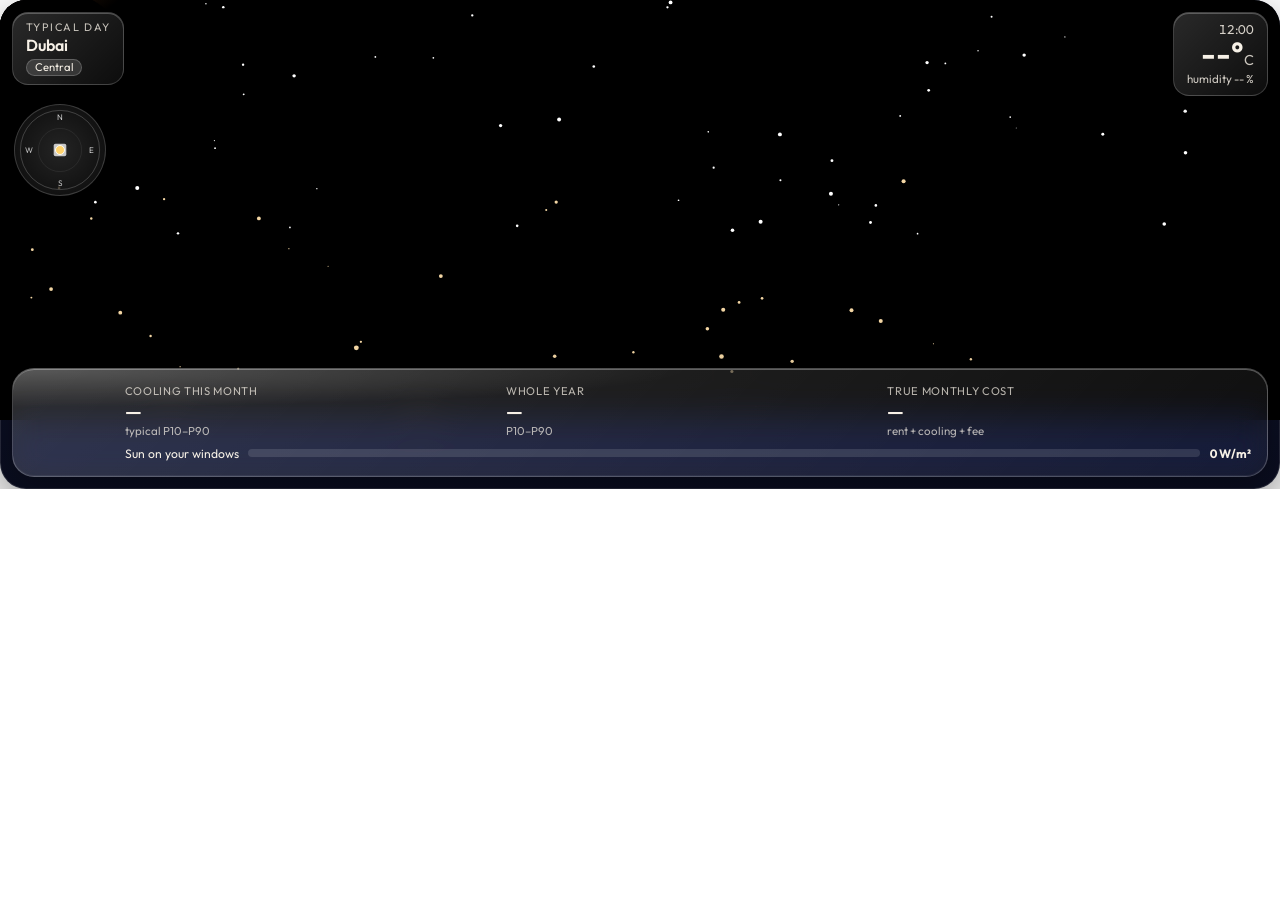
<file: site/components/climate.html>
<!doctype html>
<html lang="en">
<head>
<meta charset="utf-8">
<meta name="viewport" content="width=device-width,initial-scale=1">
<title>CoolScore climate stage</title>
<link rel="preconnect" href="https://fonts.googleapis.com">
<link rel="stylesheet" href="https://fonts.googleapis.com/css2?family=Outfit:wght@300;400;500;600;700&display=swap">
<!--
  The live Dubai climate scene for CoolScore (a Streamlit component with no build step).

  Python sends the unit and a typical month of *measured* Dubai weather (hourly temperature,
  humidity, cloud, sun position and sun on each facade, 2023-25). The scene plays that day on a
  loop: the sun follows the real sun path, the sky warms with the real temperature, haze follows
  humidity and dust, clouds follow cloud cover, and the unit's windows glow when the sun is really
  on its facade. Each rerun only sends new values; the iframe persists, so everything tweens.
-->
<style>
  :root { --score: #c99400; --glass: rgba(255, 255, 255, .10); --line: rgba(255, 255, 255, .18); }
  * { box-sizing: border-box; margin: 0; padding: 0; }
  html, body { background: transparent; overflow: hidden; color: #f7f1e7;
    font-family: Outfit, "Segoe UI Variable", "Segoe UI", system-ui, -apple-system, sans-serif; }
  .stage { position: relative; border-radius: 26px; overflow: hidden; isolation: isolate;
    background: linear-gradient(180deg, #121733 0%, #0a0d1f 100%);
    box-shadow: 0 18px 50px rgba(0, 0, 0, .45), inset 0 0 0 1px rgba(255, 255, 255, .12); }
  .scene { display: block; width: 100%; height: clamp(250px, 56vw, 420px); }
  .chips { position: absolute; z-index: 3; top: 12px; left: 12px; right: 12px; display: flex; justify-content: space-between;
    align-items: flex-start; gap: 8px; pointer-events: none; }
  .chip { padding: .5rem .8rem; border-radius: 16px; line-height: 1.25; min-width: 0;
    background: linear-gradient(135deg, rgba(255, 255, 255, .16), rgba(255, 255, 255, .05));
    border: 1px solid var(--line); backdrop-filter: blur(14px) saturate(170%);
    -webkit-backdrop-filter: blur(14px) saturate(170%);
    box-shadow: 0 6px 24px rgba(0, 0, 0, .25), inset 0 1px 0 rgba(255, 255, 255, .25); }
  .chip.tl { max-width: 52%; }
  .chip.tr { text-align: right; max-width: 48%; }
  .place, .meta { overflow: hidden; text-overflow: ellipsis; white-space: nowrap; }
  .eyebrow { font-size: .68rem; letter-spacing: .14em; text-transform: uppercase; opacity: .78; }
  .place { font-weight: 600; font-size: 1rem; }
  .zone { display: inline-block; margin-top: .25rem; font-size: .7rem; padding: .05rem .5rem; border-radius: 999px;
    background: rgba(255, 255, 255, .14); border: 1px solid rgba(255, 255, 255, .2); }
  .clock { font-size: .8rem; opacity: .85; font-variant-numeric: tabular-nums; }
  .temp { font-size: 2rem; font-weight: 600; line-height: 1; font-variant-numeric: tabular-nums; }
  .temp small { font-size: .9rem; font-weight: 400; opacity: .8; }
  .meta { font-size: .72rem; opacity: .82; margin-top: .2rem; }
  .compass { position: absolute; z-index: 3; left: 14px; top: 104px; width: 92px; height: 92px; border-radius: 50%;
    background: radial-gradient(circle, rgba(255, 255, 255, .14), rgba(255, 255, 255, .04));
    border: 1px solid var(--line); backdrop-filter: blur(12px); -webkit-backdrop-filter: blur(12px); }
  .panel { position: relative; z-index: 4; margin: -52px 12px 12px; padding: .9rem 1rem; border-radius: 22px;
    display: grid; grid-template-columns: auto 1fr 1fr 1fr; gap: .4rem 1.1rem; align-items: center;
    background: linear-gradient(135deg, rgba(255, 255, 255, .17), rgba(255, 255, 255, .06));
    border: 1px solid rgba(255, 255, 255, .22); backdrop-filter: blur(18px) saturate(180%);
    -webkit-backdrop-filter: blur(18px) saturate(180%);
    box-shadow: 0 10px 34px rgba(0, 0, 0, .35), inset 0 1px 0 rgba(255, 255, 255, .3),
      inset 0 -1px 0 rgba(255, 255, 255, .06); }
  .panel::before { content: ""; position: absolute; inset: 0; border-radius: inherit; pointer-events: none;
    background: radial-gradient(120% 80% at 0% 0%, rgba(255, 255, 255, .22), transparent 45%); }
  .ring { width: 78px; height: 78px; grid-row: span 2; }
  .kpi .label { font-size: .7rem; letter-spacing: .06em; text-transform: uppercase; opacity: .72; }
  .kpi .value { font-size: 1.22rem; font-weight: 600; font-variant-numeric: tabular-nums; white-space: nowrap; }
  .kpi .sub { font-size: .72rem; opacity: .7; }
  .sunbar { grid-column: 2 / -1; display: flex; align-items: center; gap: .6rem; font-size: .76rem; }
  .sunbar .track { flex: 1; height: 8px; border-radius: 99px; background: rgba(255, 255, 255, .12); overflow: hidden; }
  .sunbar .fill { height: 100%; width: 0; border-radius: inherit;
    background: linear-gradient(90deg, #7cc4ff, #ffd36e 45%, #ff7a3d 80%, #ff4d3d); }
  .sunbar b { font-variant-numeric: tabular-nums; }
  .dots { position: absolute; z-index: 3; right: 16px; top: 104px; display: flex; flex-direction: column; gap: 4px; }
  .dots i { width: 6px; height: 6px; border-radius: 50%; background: rgba(255, 255, 255, .3); transition: all .5s; }
  .dots i.on { background: #ffd36e; box-shadow: 0 0 8px #ffd36e; transform: scale(1.4); }
  .empty { grid-column: 1 / -1; text-align: center; opacity: .85; padding: .4rem 0; }
  /* scene animations */
  .rays { animation: spin 60s linear infinite; transform-origin: 0 0; }
  .cloud { animation: drift linear infinite; }
  .dust circle { animation: dust linear infinite; }
  .wave { animation: wave 6s linear infinite; }
  .boat { animation: bob 5s ease-in-out infinite; transform-box: fill-box; transform-origin: center; }
  .twinkle { animation: twinkle 3.4s ease-in-out infinite; }
  .fade { transition: opacity .7s ease; }
  @keyframes spin { to { transform: rotate(360deg); } }
  @keyframes drift { from { transform: translateX(-420px); } to { transform: translateX(1420px); } }
  @keyframes dust { from { transform: translate(0, 0); } to { transform: translate(260px, -40px); } }
  @keyframes wave { to { stroke-dashoffset: -60; } }
  @keyframes bob { 0%, 100% { transform: translateY(0) rotate(-1deg); } 50% { transform: translateY(3px) rotate(1deg); } }
  @keyframes twinkle { 0%, 100% { opacity: .25; } 50% { opacity: 1; } }
  @media (max-width: 560px) {
    .panel { grid-template-columns: auto 1fr 1fr; margin-top: -40px; }
    .panel .kpi.year { display: none; }
    .temp { font-size: 1.5rem; } .chip { padding: .4rem .6rem; } .place { font-size: .9rem; }
    .meta { white-space: normal; font-size: .66rem; }
    .compass { width: 64px; height: 64px; top: 96px; }
    .kpi .value { font-size: 1.02rem; }
    .sunbar { flex-wrap: wrap; row-gap: .25rem; } .sunbar span { width: 100%; }
  }
  @media (max-width: 420px) { .compass { display: none; } .zone { display: none; } }
  @media (max-width: 380px) {
    .panel { gap: .3rem .7rem; padding: .7rem .8rem; margin-left: 8px; margin-right: 8px; }
    .ring { width: 56px; height: 56px; }
    .kpi .value { font-size: .92rem; } .kpi .label { font-size: .62rem; letter-spacing: .03em; }
  }
  @media (prefers-reduced-motion: reduce) {
    .rays, .cloud, .dust circle, .wave, .boat, .twinkle { animation: none !important; }
  }
</style>
</head>
<body>
<div class="stage" id="stage">
  <svg class="scene" id="scene" viewBox="0 0 1000 560" preserveAspectRatio="xMidYMid slice" aria-hidden="true">
    <defs>
      <linearGradient id="sky" x1="0" y1="0" x2="0" y2="1">
        <stop id="sky0" offset="0"/><stop id="sky1" offset=".58"/><stop id="sky2" offset="1"/>
      </linearGradient>
      <radialGradient id="sunGlow">
        <stop offset="0" stop-color="#fffbe8" stop-opacity="1"/>
        <stop offset=".18" stop-color="#fff2c4" stop-opacity=".9"/>
        <stop id="glowMid" offset=".45" stop-color="#ffb347" stop-opacity=".35"/>
        <stop offset="1" stop-color="#ff8a3d" stop-opacity="0"/>
      </radialGradient>
      <linearGradient id="haze" x1="0" y1="0" x2="0" y2="1">
        <stop offset="0" stop-color="#fff1d6" stop-opacity="0"/>
        <stop offset=".55" stop-color="#ffe2b5" stop-opacity=".25"/>
        <stop offset="1" stop-color="#ffd59a" stop-opacity=".85"/>
      </linearGradient>
      <linearGradient id="sea" x1="0" y1="0" x2="0" y2="1">
        <stop id="sea0" offset="0"/><stop id="sea1" offset="1"/>
      </linearGradient>
      <linearGradient id="sand1" x1="0" y1="0" x2="0" y2="1">
        <stop offset="0" stop-color="#e8bf83"/><stop offset="1" stop-color="#b9834d"/>
      </linearGradient>
      <linearGradient id="sand2" x1="0" y1="0" x2="0" y2="1">
        <stop offset="0" stop-color="#d6a76a"/><stop offset="1" stop-color="#9a6a3e"/>
      </linearGradient>
      <linearGradient id="glassFace" x1="0" y1="0" x2="1" y2="1">
        <stop offset="0" stop-color="#3a4b7a"/><stop offset=".5" stop-color="#1f2a4d"/><stop offset="1" stop-color="#151c38"/>
      </linearGradient>
      <filter id="shimmer" x="-5%" y="-5%" width="110%" height="110%">
        <feTurbulence type="fractalNoise" baseFrequency="0.012 0.09" numOctaves="1" seed="4" result="n">
          <animate attributeName="baseFrequency" dur="5s" values="0.012 0.09;0.016 0.12;0.012 0.09" repeatCount="indefinite"/>
        </feTurbulence>
        <feDisplacementMap id="shimmerMap" in="SourceGraphic" in2="n" scale="0" xChannelSelector="R" yChannelSelector="G"/>
      </filter>
      <filter id="glow" x="-50%" y="-200%" width="200%" height="500%"><feGaussianBlur stdDeviation="6"/></filter>
      <filter id="soft"><feGaussianBlur stdDeviation="1.4"/></filter>
    </defs>
    <rect width="1000" height="560" fill="url(#sky)"/>
    <g id="stars"></g>
    <g id="sunGroup"><circle r="150" fill="url(#sunGlow)" id="sunHalo"/><g class="rays" id="rays"></g>
      <circle r="26" fill="#fffaf0" id="sunCore"/></g>
    <g id="clouds"></g>
    <g id="far" filter="url(#shimmer)"></g>
    <rect id="hazeRect" width="1000" height="440" fill="url(#haze)" opacity="0"/>
    <g id="dust" class="dust"></g>
    <g id="mid"></g>
    <polygon id="beam" fill="#ffd27a" opacity="0" style="mix-blend-mode:screen"/>
    <g id="unit"></g>
    <g id="ground"></g>
    <g id="labels"></g>
  </svg>

  <div class="chips">
    <div class="chip tl"><div class="eyebrow" id="eyebrow">Typical day</div><div class="place" id="place">Dubai</div>
      <span class="zone" id="zone">Central</span></div>
    <div class="chip tr"><div class="clock" id="clock">12:00</div><div class="temp"><span id="tempNow">--</span>°<small>C</small></div>
      <div class="meta" id="metaNow">humidity -- %</div></div>
  </div>
  <div class="compass" id="compassBox" title="Plan view: north is up. Gold = the way your windows face; the dot is the sun.">
    <svg viewBox="-50 -50 100 100" width="100%" height="100%" id="compass">
      <circle r="44" fill="none" stroke="rgba(255,255,255,.22)" stroke-width="1"/>
      <circle r="24" fill="none" stroke="rgba(255,255,255,.08)" stroke-width="1"/>
      <g id="wedges"></g>
      <g font-size="9" fill="rgba(255,255,255,.75)" text-anchor="middle" font-family="Outfit, sans-serif">
        <text y="-33">N</text><text x="35" y="3">E</text><text y="40">S</text><text x="-35" y="3">W</text></g>
      <rect x="-7" y="-7" width="14" height="14" rx="2" fill="rgba(255,255,255,.75)"/>
      <circle id="sunDot" r="5" fill="#ffd36e" stroke="#fff" stroke-width="1"/>
    </svg>
  </div>
  <div class="dots" id="dots"></div>

  <div class="panel" id="panel">
    <svg class="ring" viewBox="-50 -50 100 100" id="ring"></svg>
    <div class="kpi"><div class="label" id="monthLabel">Cooling this month</div>
      <div class="value" id="monthValue">—</div><div class="sub" id="monthSub">typical P10–P90</div></div>
    <div class="kpi year"><div class="label">Whole year</div><div class="value" id="yearValue">—</div>
      <div class="sub" id="yearSub">P10–P90</div></div>
    <div class="kpi"><div class="label" id="trueLabel">True monthly cost</div><div class="value" id="trueValue">—</div>
      <div class="sub" id="trueSub">rent + cooling + fee</div></div>
    <div class="sunbar"><span id="sunLabel">Sun on your windows</span><div class="track"><div class="fill" id="sunFill"></div></div>
      <b id="sunValue">0 W/m²</b></div>
  </div>
</div>

<script>
"use strict";
const RM = window.matchMedia("(prefers-reduced-motion: reduce)").matches;
const NS = "http://www.w3.org/2000/svg";
const ORIENT = { N: 0, NE: 45, E: 90, SE: 135, S: 180, SW: 225, W: 270, NW: 315 };
const LETTERS = ["A", "B", "C", "D", "E"];
const MONTH_NAMES = ["January", "February", "March", "April", "May", "June", "July", "August", "September",
  "October", "November", "December"];
const ZONE_LABEL = { coastal: "Coastal · sea breeze", central: "Central · city core", inland: "Inland · desert edge" };
const GROUND_Y = 404, TOWER_H = 286, TOWER_X = 548, TOWER_W = 78;
const FIXED_HOUR = parseFloat(new URLSearchParams(location.search).get("hour"));   // for screenshots/tests
const $ = (id) => document.getElementById(id);

// ---------- Streamlit component protocol (what streamlit-component-lib does, without a build step) ----------
function send(type, data) { window.parent.postMessage(Object.assign({ isStreamlitMessage: true, type }, data || {}), "*"); }
function reportHeight() { send("streamlit:setFrameHeight", { height: Math.ceil($("stage").getBoundingClientRect().height) + 2 }); }
window.addEventListener("message", (e) => { if (e.data && e.data.type === "streamlit:render") onRender(e.data.args || {}); });
new ResizeObserver(reportHeight).observe(document.body);

// ---------- small helpers ----------
function el(tag, attrs, parent) {
  const n = document.createElementNS(NS, tag);
  for (const k in attrs) n.setAttribute(k, attrs[k]);
  if (parent) parent.appendChild(n);
  return n;
}
function rng(seed) { return () => { seed |= 0; seed = seed + 0x6D2B79F5 | 0; let t = Math.imul(seed ^ seed >>> 15, 1 | seed);
  t = t + Math.imul(t ^ t >>> 7, 61 | t) ^ t; return ((t ^ t >>> 14) >>> 0) / 4294967296; }; }
const clamp = (x, a = 0, b = 1) => Math.min(b, Math.max(a, x));
const lerp = (a, b, t) => a + (b - a) * t;
const ease = (t) => 1 - Math.pow(1 - t, 3);
function hex(c) { const n = parseInt(c.slice(1), 16); return [n >> 16 & 255, n >> 8 & 255, n & 255]; }
function mix(c1, c2, t) { const a = hex(c1), b = hex(c2);
  return "#" + a.map((v, i) => Math.round(lerp(v, b[i], clamp(t))).toString(16).padStart(2, "0")).join(""); }
function mix3(c1, c2, c3, t) { return t < .5 ? mix(c1, c2, t * 2) : mix(c2, c3, (t - .5) * 2); }
const aed = (x) => "AED " + Math.round(x).toLocaleString("en-US");
function angLerp(a, b, t) { let d = ((b - a + 540) % 360) - 180; return (a + d * t + 360) % 360; }

// ---------- state ----------
let args = null, monthFrom = null, monthTo = null, blendT0 = 0, tourMonth = 0;
let hour = 14.5, lastFrame = performance.now(), sceneKey = "", unitKey = "", lastSite = null, lastDaylight = 1;
const shown = {};                    // tweened numbers on the panel
const tw = { band: 0, n1: 0, n2: 0, facing: [270] };   // tweened geometry

function blendMonths(a, b, k) {
  if (!a || k >= 1) return b;
  const out = { month: b.month, hourly: { facade: {} } };
  for (const f of ["tmax", "tmin", "rh", "cloud", "haze", "wind", "dewpoint"]) out[f] = lerp(a[f], b[f], k);
  for (const f of ["temp", "rh", "cloud", "elev"]) out.hourly[f] = a.hourly[f].map((v, i) => lerp(v, b.hourly[f][i], k));
  out.hourly.az = a.hourly.az.map((v, i) => angLerp(v, b.hourly.az[i], k));
  for (const o in b.hourly.facade) out.hourly.facade[o] = a.hourly.facade[o].map((v, i) => lerp(v, b.hourly.facade[o][i], k));
  return out;
}
function currentMonth(now) { return blendMonths(monthFrom, monthTo, ease(clamp((now - blendT0) / 1200))); }
function at(arr, h, angle) {        // value at fractional hour (hour h = mean of the hour ending at h)
  const i = Math.floor(h) % 24, j = (i + 1) % 24, f = h - Math.floor(h);
  return angle ? angLerp(arr[i], arr[j], f) : lerp(arr[i], arr[j], f);
}
function setMonth(m) {
  const now = performance.now();
  monthFrom = monthTo ? currentMonth(now) : null;
  monthTo = m; blendT0 = now;
}

// ---------- scene construction ----------
function buildSky() {
  const r = rng(7), stars = $("stars");
  for (let i = 0; i < 70; i++) el("circle", { cx: r() * 1000, cy: r() * 300, r: r() * 1.3 + .3, fill: "#fff",
    class: i % 3 ? "" : "twinkle", style: `animation-delay:${-r() * 4}s` }, stars);
  const rays = $("rays");
  for (let i = 0; i < 16; i++) { const a = i * Math.PI / 8;
    el("line", { x1: Math.cos(a) * 38, y1: Math.sin(a) * 38, x2: Math.cos(a) * (i % 2 ? 62 : 78), y2: Math.sin(a) * (i % 2 ? 62 : 78),
      stroke: "#ffe7a8", "stroke-width": i % 2 ? 2 : 3, "stroke-linecap": "round", opacity: .55 }, rays); }
  const clouds = $("clouds");
  for (let i = 0; i < 6; i++) {
    const g = el("g", { class: "cloud", style: `animation-duration:${90 + r() * 80}s;animation-delay:${-r() * 160}s` }, clouds);
    const y = 50 + r() * 170, s = .6 + r() * .8;
    for (let j = 0; j < 5; j++) el("ellipse", { cx: (j - 2) * 34 * s, cy: y - Math.sin(j / 4 * Math.PI) * 18 * s,
      rx: (36 + r() * 18) * s, ry: (18 + r() * 9) * s, class: "puff" }, g);
  }
  const dust = $("dust");
  for (let i = 0; i < 46; i++) el("circle", { cx: r() * 1000 - 200, cy: 250 + r() * 200, r: r() * 1.6 + .4, fill: "#f3d6a4",
    style: `animation-duration:${9 + r() * 10}s;animation-delay:${-r() * 18}s` }, dust);
}

function tower(g, x, w, h, r, fillVar, cap) {
  const top = GROUND_Y - h;
  el("rect", { x, y: top, width: w, height: h, style: `fill:var(${fillVar})` }, g);
  if (cap === 1) el("polygon", { points: `${x},${top} ${x + w / 2},${top - h * .12} ${x + w},${top}`, style: `fill:var(${fillVar})` }, g);
  if (cap === 2) el("rect", { x: x + w / 2 - 1.5, y: top - h * .18, width: 3, height: h * .18, style: `fill:var(${fillVar})` }, g);
  if (cap === 3) el("polygon", { points: `${x},${top} ${x + w},${top - h * .08} ${x + w},${top}`, style: `fill:var(${fillVar})` }, g);
  return top;
}

function buildCity(zone) {
  const far = $("far"), mid = $("mid"), ground = $("ground");
  for (const g of [far, mid, ground]) g.replaceChildren();
  const r = rng(zone === "coastal" ? 11 : zone === "central" ? 23 : 37);
  const density = zone === "inland" ? .45 : zone === "central" ? 1.1 : .85;
  const hScale = zone === "inland" ? .55 : 1;
  let x = -10;
  const lights = el("g", { id: "lights" });
  while (x < 1010) {                                     // far skyline: generic, fictional towers
    const w = 18 + r() * 30, h = (90 + r() * 170) * hScale;
    if (r() < density) {
      const top = tower(far, x, w, h, r, "--far", Math.floor(r() * 4));
      for (let k = 0; k < h / 14; k++) if (r() < .35) el("rect", { x: x + 3 + r() * (w - 8), y: top + 6 + k * 14, width: 3, height: 2,
        fill: "#ffd98a", class: r() < .2 ? "twinkle" : "", style: `animation-delay:${-r() * 3}s` }, lights);
    }
    x += w + 2 + r() * 14;
  }
  far.appendChild(lights);                               // lit windows sit in front of their towers
  x = -20;
  while (x < 1020) {                                     // mid layer, leaving room around the unit's tower
    const w = 34 + r() * 40, h = (140 + r() * 150) * hScale;
    if ((x + w < TOWER_X - 110 || x > TOWER_X + TOWER_W + 110) && r() < density * .8) tower(mid, x, w, h, r, "--mid", Math.floor(r() * 4));
    x += w + 10 + r() * 40;
  }
  if (zone === "coastal") {                              // the Gulf: water, waves, sun glitter, boats, palms
    el("rect", { x: 0, y: GROUND_Y, width: 1000, height: 160, fill: "url(#sea)" }, ground);
    for (let i = 0; i < 7; i++) el("path", { d: `M0 ${GROUND_Y + 14 + i * 16} Q 250 ${GROUND_Y + 10 + i * 16} 500 ${GROUND_Y + 14 + i * 16} T 1000 ${GROUND_Y + 14 + i * 16}`,
      fill: "none", stroke: "rgba(255,255,255,.22)", "stroke-width": 1.2, "stroke-dasharray": "18 42", class: "wave",
      style: `animation-duration:${5 + i}s` }, ground);
    el("g", { id: "glitter" }, ground);
    for (const [bx, by, s] of [[180, 470, 1], [820, 492, .8]]) {
      const b = el("g", { class: "boat", transform: `translate(${bx} ${by}) scale(${s})` }, ground);
      el("path", { d: "M-26 0 L26 0 L18 9 L-18 9 Z", fill: "#e9e4da" }, b);
      el("path", { d: "M-2 -2 L-2 -34 L20 -4 Z", fill: "#f7f3ea" }, b);
    }
    el("rect", { x: 0, y: GROUND_Y - 6, width: 1000, height: 8, fill: "#c9a46b", opacity: .55 }, ground);
  } else if (zone === "central") {                       // canal and promenade
    el("rect", { x: 0, y: GROUND_Y, width: 1000, height: 160, fill: "#0e1328" }, ground);
    el("rect", { x: 0, y: GROUND_Y + 40, width: 1000, height: 34, fill: "url(#sea)" }, ground);
    for (let i = 0; i < 3; i++) el("path", { d: `M0 ${GROUND_Y + 50 + i * 9} Q 250 ${GROUND_Y + 47 + i * 9} 500 ${GROUND_Y + 50 + i * 9} T 1000 ${GROUND_Y + 50 + i * 9}`,
      fill: "none", stroke: "rgba(255,255,255,.2)", "stroke-width": 1, "stroke-dasharray": "14 36", class: "wave" }, ground);
    el("g", { id: "glitter" }, ground);
    el("rect", { x: 0, y: GROUND_Y, width: 1000, height: 6, fill: "#2b3150" }, ground);
    for (let i = 0; i < 26; i++) el("circle", { cx: 20 + i * 39, cy: GROUND_Y + 24, r: 1.6, fill: "#ffd98a", class: "twinkle lamp",
      style: `animation-delay:${-i * .3}s` }, ground);
  } else {                                               // inland: dunes and low-rise
    el("path", { d: `M0 ${GROUND_Y + 10} C 180 ${GROUND_Y - 25} 320 ${GROUND_Y + 25} 520 ${GROUND_Y} S 860 ${GROUND_Y - 30} 1000 ${GROUND_Y + 5} L1000 560 L0 560Z`, fill: "url(#sand1)" }, ground);
    el("path", { d: `M0 ${GROUND_Y + 60} C 220 ${GROUND_Y + 25} 420 ${GROUND_Y + 80} 640 ${GROUND_Y + 50} S 900 ${GROUND_Y + 30} 1000 ${GROUND_Y + 55} L1000 560 L0 560Z`, fill: "url(#sand2)" }, ground);
    el("path", { d: `M0 ${GROUND_Y + 60} C 220 ${GROUND_Y + 25} 420 ${GROUND_Y + 80} 640 ${GROUND_Y + 50}`, fill: "none", stroke: "rgba(255,240,210,.35)", "stroke-width": 1.5 }, ground);
  }
  const palms = zone === "inland" ? [[90, 1.05], [930, .9]] : [[60, 1], [410, .85], [905, 1.1]];
  for (const [px, s] of palms) {                         // palm silhouettes
    const p = el("g", { transform: `translate(${px} ${GROUND_Y + (zone === "inland" ? 18 : 2)}) scale(${s})` }, ground);
    el("path", { d: "M-2 0 C 0 -22 -4 -44 2 -66 L6 -66 C 2 -44 6 -22 4 0 Z", fill: "#0b0f1f" }, p);
    for (const [dx, dy, cx, cy] of [[-34, -50, -16, -80], [36, -48, 18, -82], [-30, -66, -12, -86], [32, -64, 14, -88],
      [-12, -44, -8, -76], [14, -42, 10, -78], [2, -90, 4, -84]])
      el("path", { d: `M4 -68 Q ${cx} ${cy} ${dx} ${dy}`, fill: "none", stroke: "#0b0f1f", "stroke-width": 5, "stroke-linecap": "round" }, p);
  }
}

function buildUnit(u) {
  const g = $("unit"); g.replaceChildren(); $("labels").replaceChildren();
  const n = Math.max(1, u.total_floors), rowH = TOWER_H / n;
  const glassFrac = { low: .38, medium: .58, high: .76, floor_to_ceiling: .92 }[u.glass] || .58;
  el("rect", { id: "nb1", x: TOWER_X - 92, width: 70, y: GROUND_Y, height: 0, style: "fill:var(--mid)" }, g);
  el("rect", { id: "nb2", x: TOWER_X + TOWER_W + 18, width: 64, y: GROUND_Y, height: 0, style: "fill:var(--mid)" }, g);
  el("rect", { x: TOWER_X, y: GROUND_Y - TOWER_H, width: TOWER_W, height: TOWER_H, fill: "url(#glassFace)",
    stroke: "rgba(255,255,255,.22)", "stroke-width": 1 }, g);
  el("polygon", { points: `${TOWER_X},${GROUND_Y - TOWER_H} ${TOWER_X + TOWER_W},${GROUND_Y - TOWER_H - 22} ${TOWER_X + TOWER_W},${GROUND_Y - TOWER_H}`,
    fill: "#2a3762" }, g);
  const win = el("g", { opacity: .9 }, g), step = Math.max(rowH, 3.2);
  for (let y = GROUND_Y - TOWER_H + 2; y < GROUND_Y - 2; y += step)
    for (let c = 0; c < 5; c++) {
      const cw = (TOWER_W - 8) / 5;
      el("rect", { x: TOWER_X + 4 + c * cw + cw * (1 - glassFrac) / 2, y, width: cw * glassFrac, height: Math.max(step - 1.4, 1.6),
        fill: "rgba(160,200,255,.16)", class: "win" }, win);
    }
  el("rect", { id: "bandGlow", x: TOWER_X - 6, width: TOWER_W + 12, height: 18, fill: "#ffb347", opacity: 0, filter: "url(#glow)" }, g);
  el("rect", { id: "band", x: TOWER_X + 1, width: TOWER_W - 2, height: Math.max(rowH, 5), fill: "#9fd8ff", rx: 1 }, g);
  const depth = { none: 0, small: 4, deep: 8 }[u.balcony] || 0;
  if (depth) el("rect", { id: "ledge", x: TOWER_X - depth, width: TOWER_W + depth * 2, height: depth / 3 + 1.5, fill: "#cfd6e6" }, g);
  const pin = el("g", { id: "pin" }, $("labels"));
  el("line", { x1: TOWER_X + TOWER_W + 4, x2: TOWER_X + TOWER_W + 120, y1: 0, y2: 0, stroke: "rgba(255,255,255,.7)", "stroke-width": 1 }, pin);
  el("circle", { cx: TOWER_X + TOWER_W + 4, cy: 0, r: 3, fill: "#fff" }, pin);
  el("rect", { x: TOWER_X + TOWER_W + 120, y: -15, width: 170, height: 30, rx: 15, fill: "rgba(12,16,36,.62)",
    stroke: "rgba(255,255,255,.35)" }, pin);
  const t = el("text", { x: TOWER_X + TOWER_W + 205, y: 5, "text-anchor": "middle", "font-size": 14, fill: "#fff",
    "font-family": "Outfit, sans-serif" }, pin);
  t.textContent = `Your flat · floor ${u.floor} · ${u.facing.join("+")}`;
}

function buildWedges(facings) {
  const g = $("wedges"); g.replaceChildren();
  for (let i = 0; i < facings.length; i++) {
    const p = el("path", { d: "M0 0 L-15.6 -40.4 A 44 44 0 0 1 15.6 -40.4 Z", fill: "#ffd36e", opacity: .5, class: "wedge" }, g);
    p.dataset.i = i;
  }
}

function buildRing(letter, colors) {
  const g = $("ring"); g.replaceChildren();
  LETTERS.forEach((L, i) => {
    const a0 = (-90 + i * 72 + 4) * Math.PI / 180, a1 = (-90 + (i + 1) * 72 - 4) * Math.PI / 180, R = 40;
    el("path", { d: `M ${R * Math.cos(a0)} ${R * Math.sin(a0)} A ${R} ${R} 0 0 1 ${R * Math.cos(a1)} ${R * Math.sin(a1)}`,
      fill: "none", stroke: colors[L], "stroke-width": L === letter ? 9 : 5, "stroke-linecap": "round",
      opacity: L === letter ? 1 : .35, style: "transition:all .6s" }, g);
  });
  const c = el("text", { y: 12, "text-anchor": "middle", "font-size": 36, "font-weight": 700, fill: colors[letter] || "#fff",
    "font-family": "Outfit, sans-serif" }, g);
  c.textContent = letter;
  const s = el("text", { y: 27, "text-anchor": "middle", "font-size": 8.5, fill: "rgba(255,255,255,.75)", "letter-spacing": 1.2,
    "font-family": "Outfit, sans-serif" }, g);
  s.textContent = "COOLSCORE";
}

// ---------- per-render ----------
function tweenText(id, value, fmt) {
  const node = $(id), from = shown[id] ?? value, t0 = performance.now();
  shown[id] = value;
  if (RM || from === value) { node.textContent = fmt(value); return; }
  (function step(now) {
    const k = ease(clamp((now - t0) / 650));
    node.textContent = fmt(Array.isArray(value) ? value.map((v, i) => lerp(from[i], v, k)) : lerp(from, value, k));
    if (k < 1) requestAnimationFrame(step);
  })(t0);
}

function onRender(a) {
  args = a;
  const zone = a.zone || "central";
  if (zone !== sceneKey) { sceneKey = zone; buildCity(zone); }
  const u = a.unit || {};
  const uk = JSON.stringify([u.total_floors, u.glass, u.balcony, u.floor, (u.facing || []).join("+")]);
  if (uk !== unitKey) { unitKey = uk; buildUnit(u); buildWedges(u.facing || ["S"]); }
  tw.facingTarget = (u.facing || ["S"]).map((f) => ORIENT[f] ?? 180);
  tw.bandTarget = GROUND_Y - (clamp((u.floor - .5) / Math.max(u.total_floors, 1)) * TOWER_H);
  const nbH = { open: [0, 0], partial: [.5, .42], heavy: [.88, .8] }[u.obstruction] || [.5, .42];
  tw.n1Target = nbH[0] * TOWER_H; tw.n2Target = nbH[1] * TOWER_H;

  $("place").textContent = a.community || "Dubai";
  $("zone").textContent = ZONE_LABEL[zone] || zone;
  const months = a.months || [];
  if (a.mode === "tour") {
    if (!monthTo) { tourMonth = a.month || 0; setMonth(months[tourMonth]); hour = 13; }   // open on a hot afternoon
    const dots = $("dots");
    if (dots.children.length !== 12) { dots.replaceChildren(); for (let i = 0; i < 12; i++) dots.appendChild(document.createElement("i")); }
  } else if (months[a.month] && (!monthTo || monthTo.month !== months[a.month].month || a.site !== lastSite)) {
    setMonth(months[a.month]);
  }
  lastSite = a.site;
  renderPanel();
  reportHeight();
}

function renderPanel() {
  const a = args, r = a.result, mIdx = a.mode === "tour" ? tourMonth : a.month;
  const mName = MONTH_NAMES[mIdx] || "";
  $("eyebrow").textContent = `Typical ${mName} day`;
  $("dots").querySelectorAll("i").forEach((d, i) => d.classList.toggle("on", i === mIdx));
  if (!r) {
    $("ring").replaceChildren();
    for (const id of ["monthValue", "yearValue", "trueValue"]) $(id).textContent = "—";
    $("monthSub").textContent = a.message || "Fill in the unit to see its cooling cost";
    return;
  }
  buildRing(r.score, r.colors);
  $("monthLabel").textContent = `Cooling in ${mName.slice(0, 3)} · ${r.payer_short}`;
  const [lo, p50, hi] = r.month_ranges[mIdx];
  tweenText("monthValue", [lo, hi], (v) => `${aed(v[0])}–${Math.round(v[1]).toLocaleString("en-US")}`);
  $("monthSub").textContent = `typical ${aed(p50)} · P10–P90 · simulated`;
  tweenText("yearValue", [r.annual[0], r.annual[2]], (v) => `${aed(v[0])}–${Math.round(v[1]).toLocaleString("en-US")}`);
  $("yearSub").textContent = `typical ${aed(r.annual[1])} · P10–P90`;
  if (r.true_cost) {
    $("trueLabel").textContent = "True monthly cost";
    tweenText("trueValue", r.true_cost, (v) => aed(v));
    $("trueSub").textContent = "rent + cooling + housing fee";
  } else {
    $("trueLabel").textContent = "True monthly cost"; $("trueValue").textContent = "Add rent"; shown.trueValue = undefined;
    $("trueSub").textContent = "to compare homes by real cost";
  }
}

// ---------- animation loop ----------
function frame(now) {
  requestAnimationFrame(frame);
  if (!args || !monthTo) return;
  const dt = Math.min(now - lastFrame, 100); lastFrame = now;
  const prevHour = hour;
  // daylight hours play slowly (that is where the sun meets the windows); nights pass quickly
  const speed = args.mode === "tour" ? (lastDaylight > .3 ? 1.0 : 3.4) : (lastDaylight > .3 ? .8 : 2.8);
  if (!isNaN(FIXED_HOUR)) hour = FIXED_HOUR; else if (RM) hour = 16; else hour = (hour + dt / 1000 * speed) % 24;
  if (args.mode === "tour" && hour < prevHour) {          // a new day: the tour moves on a month
    tourMonth = (tourMonth + 1) % 12; setMonth(args.months[tourMonth]); renderPanel();
  }
  const m = currentMonth(now), H = m.hourly;
  const elev = at(H.elev, hour), az = at(H.az, hour, true), temp = at(H.temp, hour), rh = at(H.rh, hour), cloud = at(H.cloud, hour);
  const heat = clamp((m.tmax - 22) / 21), day = clamp((elev + 6) / 18), dusk = clamp(1 - Math.abs(elev - 2) / 10) * (elev > -8 ? 1 : 0);
  const night = 1 - day;
  lastDaylight = day;

  // sky: night → dusk → day, warmed and washed out by heat
  const dayTop = mix("#2f6fd6", "#5b8fd0", heat), dayMid = mix("#73aef0", "#f0c98a", heat), dayHor = mix("#cfe7ff", "#ffe6b8", heat);
  const top = mix(mix("#060a1c", "#1d2252", dusk), dayTop, day);
  const midc = mix(mix("#0c1236", "#7b3f72", dusk), dayMid, day);
  const hor = mix(mix("#1b2050", "#ff9455", dusk), dayHor, day);
  $("sky0").setAttribute("stop-color", top); $("sky1").setAttribute("stop-color", midc); $("sky2").setAttribute("stop-color", hor);
  $("stars").setAttribute("opacity", (night * night * .9).toFixed(3));

  // sun: real azimuth/elevation (viewed from the south: east on the right, west on the left)
  const sx = 500 + (az - 180) * -3.2, sy = GROUND_Y - 10 - (elev / 90) * 370;
  const sunUp = clamp((elev + 3) / 6);
  $("sunGroup").setAttribute("transform", `translate(${sx.toFixed(1)} ${sy.toFixed(1)})`);
  $("sunGroup").setAttribute("opacity", sunUp.toFixed(3));
  $("sunHalo").setAttribute("r", (110 + heat * 90).toFixed(0));
  $("glowMid").setAttribute("stop-color", mix("#ffd98a", "#ff7a2e", heat));
  $("sunCore").setAttribute("r", (22 + heat * 8).toFixed(1));
  $("sunCore").setAttribute("fill", mix(mix("#ff9a4c", "#fffaf0", clamp(elev / 15)), "#fffdf5", heat * .5));
  $("rays").setAttribute("opacity", (heat * sunUp).toFixed(3));

  // clouds follow measured cloud cover; tinted by light
  $("clouds").setAttribute("opacity", (clamp(cloud / 55) * (.25 + .75 * clamp(day + dusk))).toFixed(3));
  $("clouds").style.fill = mix(mix("#2a2f5c", "#ffb08a", dusk), "#ffffff", day);

  // humidity + dust haze, heat shimmer, dust motes
  $("hazeRect").setAttribute("opacity", (clamp((m.haze - .22) * 2.6 + (rh - 35) / 90) * (.25 + .75 * day) * (.4 + .6 * heat)).toFixed(3));
  const shim = RM ? 0 : 3.5 * heat * heat * day;
  $("shimmerMap").setAttribute("scale", shim.toFixed(2));
  if (shim > .3) $("far").setAttribute("filter", "url(#shimmer)"); else $("far").removeAttribute("filter");
  $("dust").setAttribute("opacity", (heat * day * clamp(m.haze * 1.6) * .7).toFixed(3));

  // buildings: atmospheric colour, lit windows at night
  const svg = $("scene");
  svg.style.setProperty("--far", mix(mix("#0d1130", "#3a2a4a", dusk), mix(hor, "#4b5675", .55), day));
  svg.style.setProperty("--mid", mix("#080b1f", mix(hor, "#1c2342", .84), day));
  const lights = $("lights"); if (lights) lights.setAttribute("opacity", (night * .95).toFixed(3));
  document.querySelectorAll(".lamp").forEach((l) => l.setAttribute("opacity", (night * .9 + .05).toFixed(2)));
  $("sea0") && $("sea0").setAttribute("stop-color", mix("#0a1a3a", mix(hor, "#2a6fb0", .55), day));
  $("sea1") && $("sea1").setAttribute("stop-color", mix("#040a1c", "#0f3d6e", day));

  // the unit: tween geometry, then colour the window band by sun on its facade(s)
  const k = RM ? 1 : .12;
  tw.band = tw.band ? lerp(tw.band, tw.bandTarget, k) : tw.bandTarget;
  tw.n1 = lerp(tw.n1, tw.n1Target, k); tw.n2 = lerp(tw.n2, tw.n2Target, k);
  if (!tw.facing || tw.facing.length !== tw.facingTarget.length) tw.facing = tw.facingTarget.slice();
  tw.facing = tw.facing.map((f, i) => angLerp(f, tw.facingTarget[i], k));
  const u = args.unit || {}, facings = u.facing || ["S"];
  let irr = 0;
  for (const f of facings) irr = Math.max(irr, at(H.facade[f] || H.facade.S, hour));
  const shade = { none: 1, small: .85, deep: .68 }[u.balcony] || 1;
  const glow = clamp(irr / 650) * shade;
  const bandH = Math.max(TOWER_H / Math.max(u.total_floors || 30, 1), 5);
  const band = $("band"), bg = $("bandGlow"), ledge = $("ledge"), pin = $("pin");
  if (band) {
    band.setAttribute("y", (tw.band - bandH).toFixed(1));
    band.setAttribute("fill", glow > .04 ? mix3("#bfe6ff", "#ffc35a", "#ff4d3d", glow) : (night > .6 ? "#ffd98a" : "#bfe6ff"));
    bg.setAttribute("y", (tw.band - bandH - 6).toFixed(1)); bg.setAttribute("opacity", (glow * .95 + night * .25).toFixed(3));
    bg.setAttribute("fill", glow > .04 ? mix("#ffc35a", "#ff5a3d", glow) : "#ffd98a");
    if (ledge) ledge.setAttribute("y", (tw.band + .5).toFixed(1));
    pin.setAttribute("transform", `translate(0 ${(tw.band - bandH / 2).toFixed(1)})`);
    $("nb1").setAttribute("y", (GROUND_Y - tw.n1).toFixed(1)); $("nb1").setAttribute("height", tw.n1.toFixed(1));
    $("nb2").setAttribute("y", (GROUND_Y - tw.n2).toFixed(1)); $("nb2").setAttribute("height", tw.n2.toFixed(1));
  }
  // sun beam onto the windows when the sun is really on the facade
  const beam = $("beam");
  const bx = facings.some((f) => ORIENT[f] > 180 && ORIENT[f] < 360) ? TOWER_X : TOWER_X + TOWER_W;
  beam.setAttribute("points", `${sx.toFixed(0)},${sy.toFixed(0)} ${bx},${(tw.band - bandH - 10).toFixed(0)} ${bx},${(tw.band + 10).toFixed(0)}`);
  beam.setAttribute("opacity", (clamp((irr - 180) / 520) * sunUp * .32 * shade).toFixed(3));

  // glitter on water under the sun
  const glit = $("glitter");
  if (glit) {
    if (!glit.childElementCount) for (let i = 0; i < 14; i++) el("rect", { width: 14 + i % 3 * 8, height: 1.6, rx: 1, fill: "#fff7dc", class: "twinkle",
      style: `animation-delay:${-i * .27}s` }, glit);
    [...glit.children].forEach((c, i) => { c.setAttribute("x", (sx - 10 + Math.sin(i * 2.3) * (14 + i * 3)).toFixed(0));
      c.setAttribute("y", (GROUND_Y + 8 + i * 8).toFixed(0)); });
    glit.setAttribute("opacity", (sunUp * clamp(elev / 25) * .8).toFixed(3));
  }

  // compass: facade wedges (gold, brighter in sun) and the sun's direction (dot moves inward as it climbs)
  document.querySelectorAll(".wedge").forEach((w) => {
    const i = +w.dataset.i, f = facings[i];
    const fi = at(H.facade[f] || H.facade.S, hour) * shade;
    w.setAttribute("transform", `rotate(${tw.facing[i].toFixed(1)})`);
    w.setAttribute("opacity", (.28 + .6 * clamp(fi / 600)).toFixed(3));
    w.setAttribute("fill", mix("#ffd36e", "#ff5a3d", clamp(fi / 650)));
  });
  const rr = 44 * clamp(1 - Math.max(elev, 0) / 90), ar = (az - 90) * Math.PI / 180;
  const dot = $("sunDot");
  dot.setAttribute("cx", (Math.cos(ar) * rr).toFixed(1)); dot.setAttribute("cy", (Math.sin(ar) * rr).toFixed(1));
  dot.setAttribute("opacity", sunUp.toFixed(2));

  // readouts (text changes ~10x a second at most)
  if (!frame.t || now - frame.t > 100) {
    frame.t = now;
    const hh = Math.floor(hour), mm = Math.floor((hour - hh) * 60 / 15) * 15;
    const sky = elev <= 0 ? "night" : elev < 10 ? (hour < 12 ? "sunrise" : "sunset") : cloud > 45 ? "cloudy"
      : heat > .6 && elev > 25 ? "blazing sun" : "sunny";
    $("clock").textContent = `${String(hh).padStart(2, "0")}:${String(mm).padStart(2, "0")} · ${sky}`;
    $("tempNow").textContent = Math.round(temp);
    const sp = u.setpoint || 24;
    const gap = Math.round(temp - sp);
    $("metaNow").textContent = `humidity ${Math.round(rh)}% · ` + (gap > 1 ? `AC fights +${gap}° to hold ${sp}°` : `AC barely needed at ${sp}°`);
    $("sunLabel").textContent = `Sun on your ${facings.join("+")} windows`;
    $("sunFill").style.width = `${(clamp(irr / 700) * 100).toFixed(1)}%`;
    $("sunValue").textContent = `${Math.round(irr)} W/m²`;
  }
}

buildSky();
send("streamlit:componentReady", { apiVersion: 1 });
requestAnimationFrame(frame);
</script>
</body>
</html>
</file>
